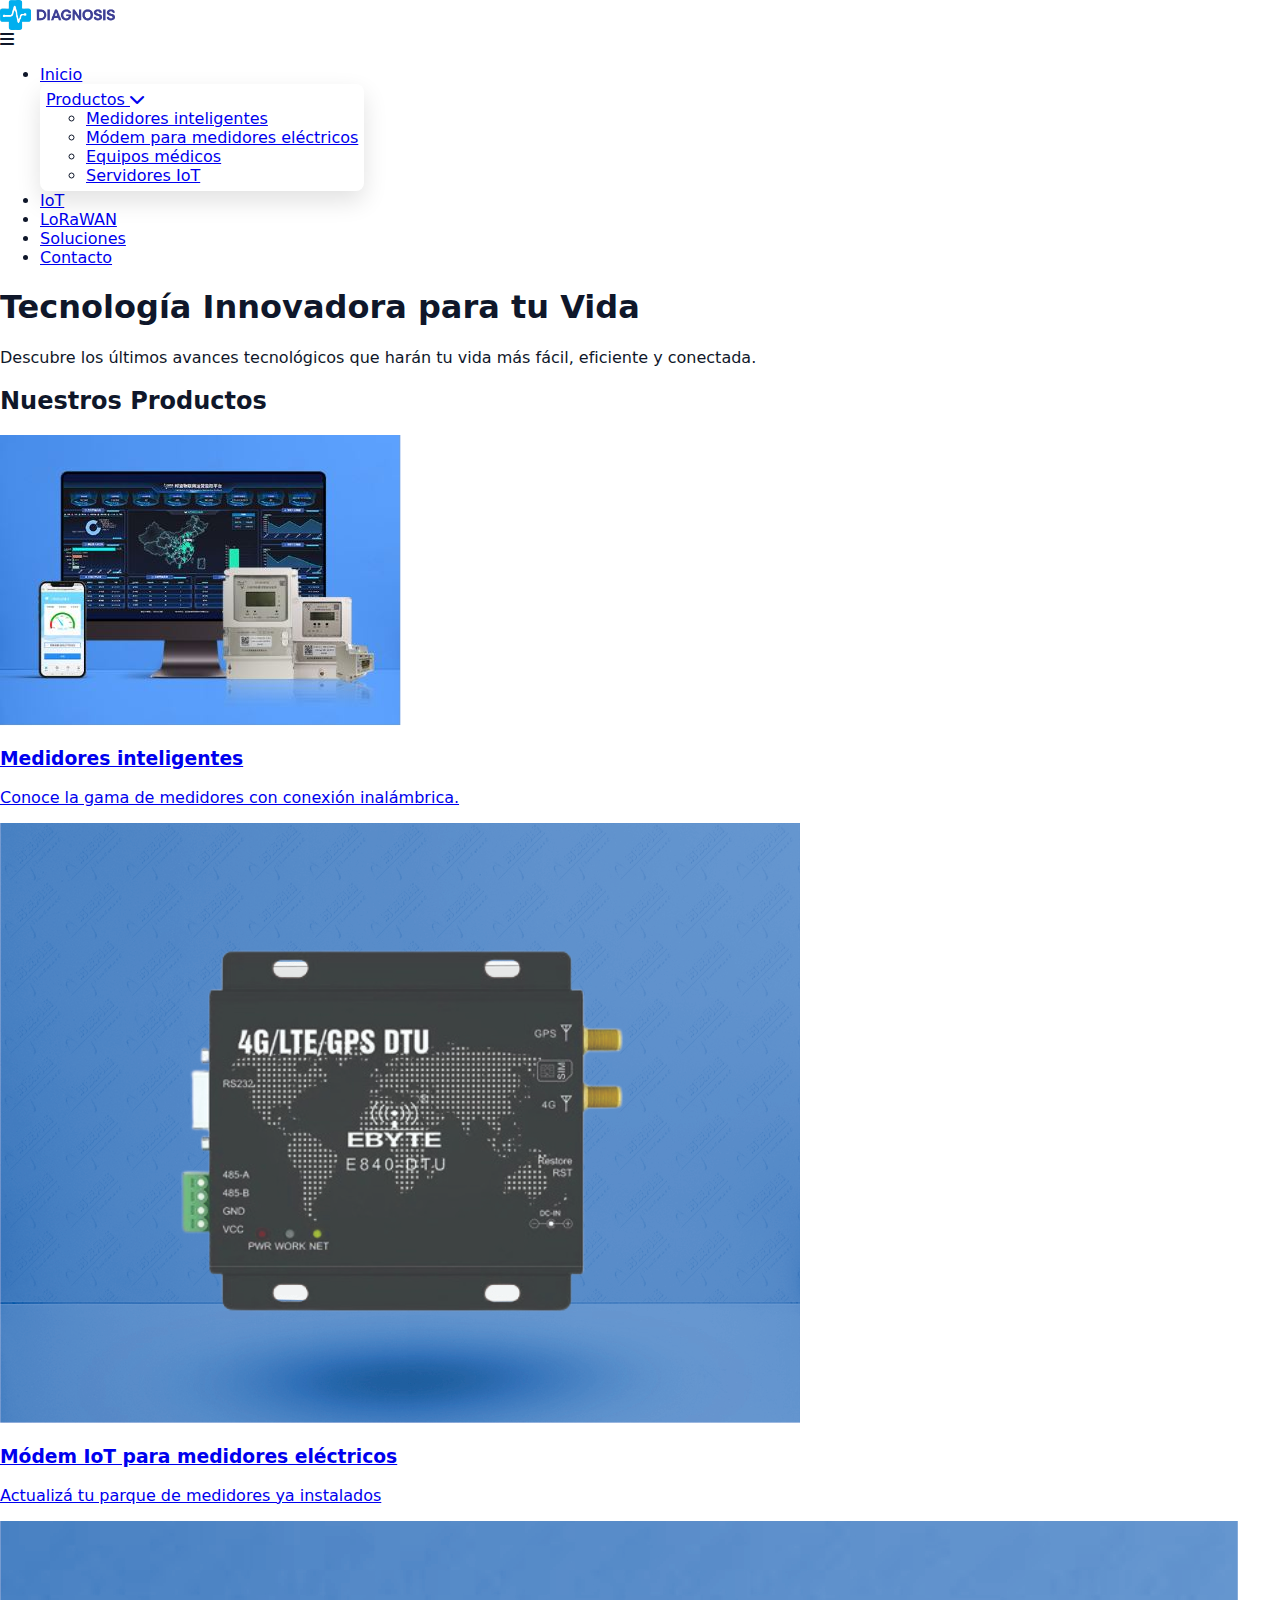
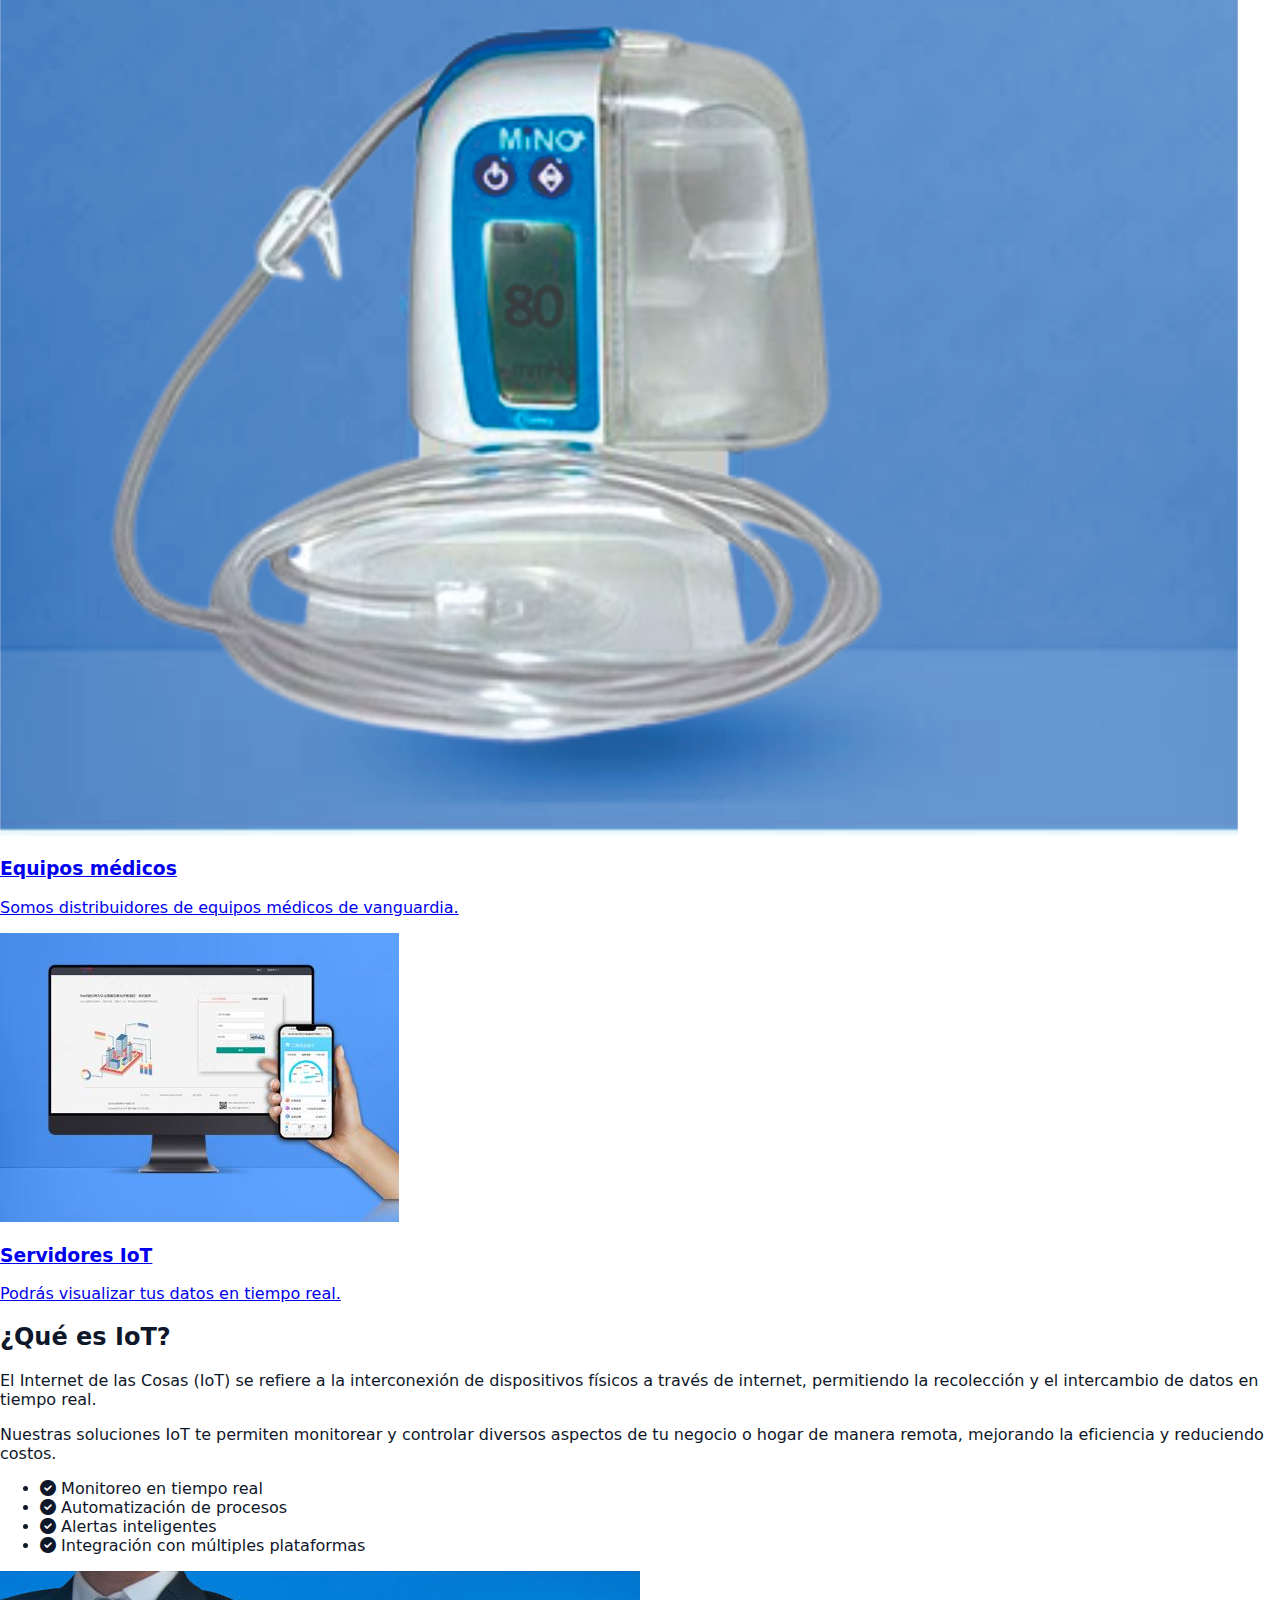
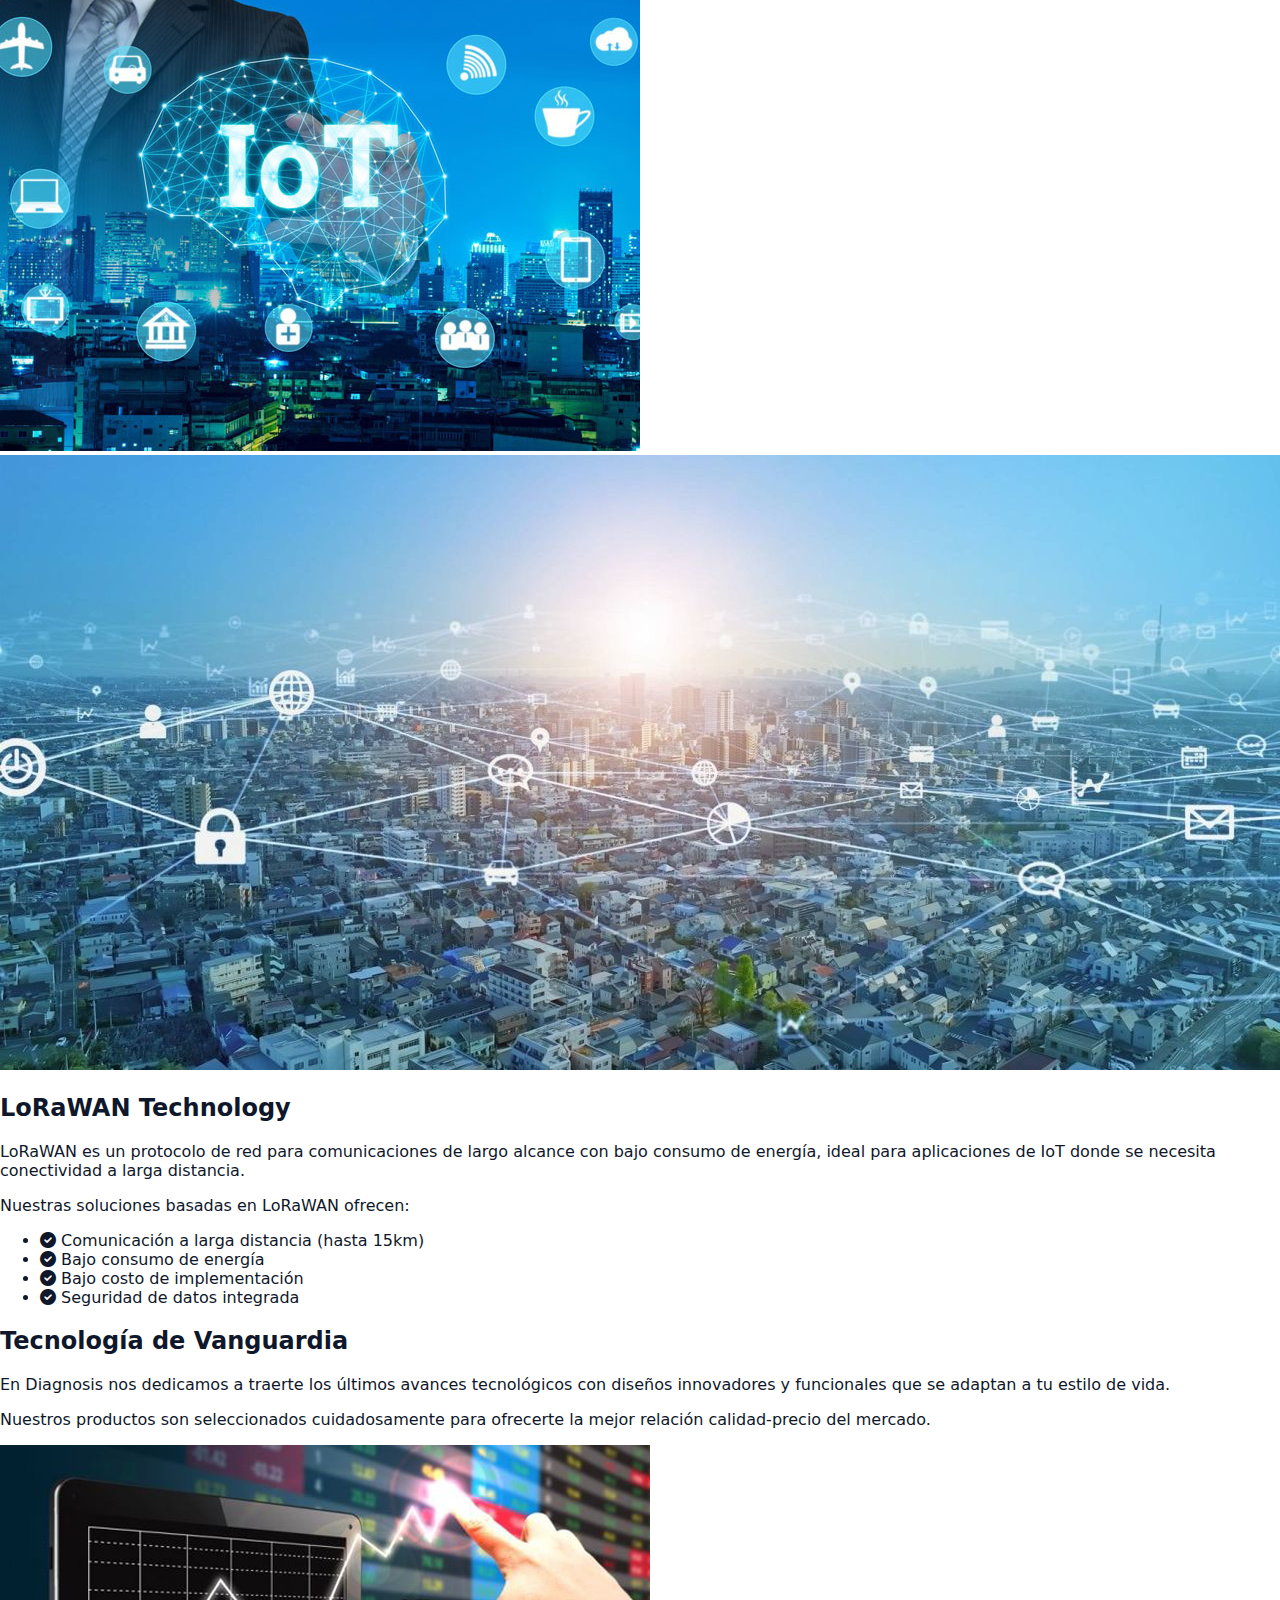
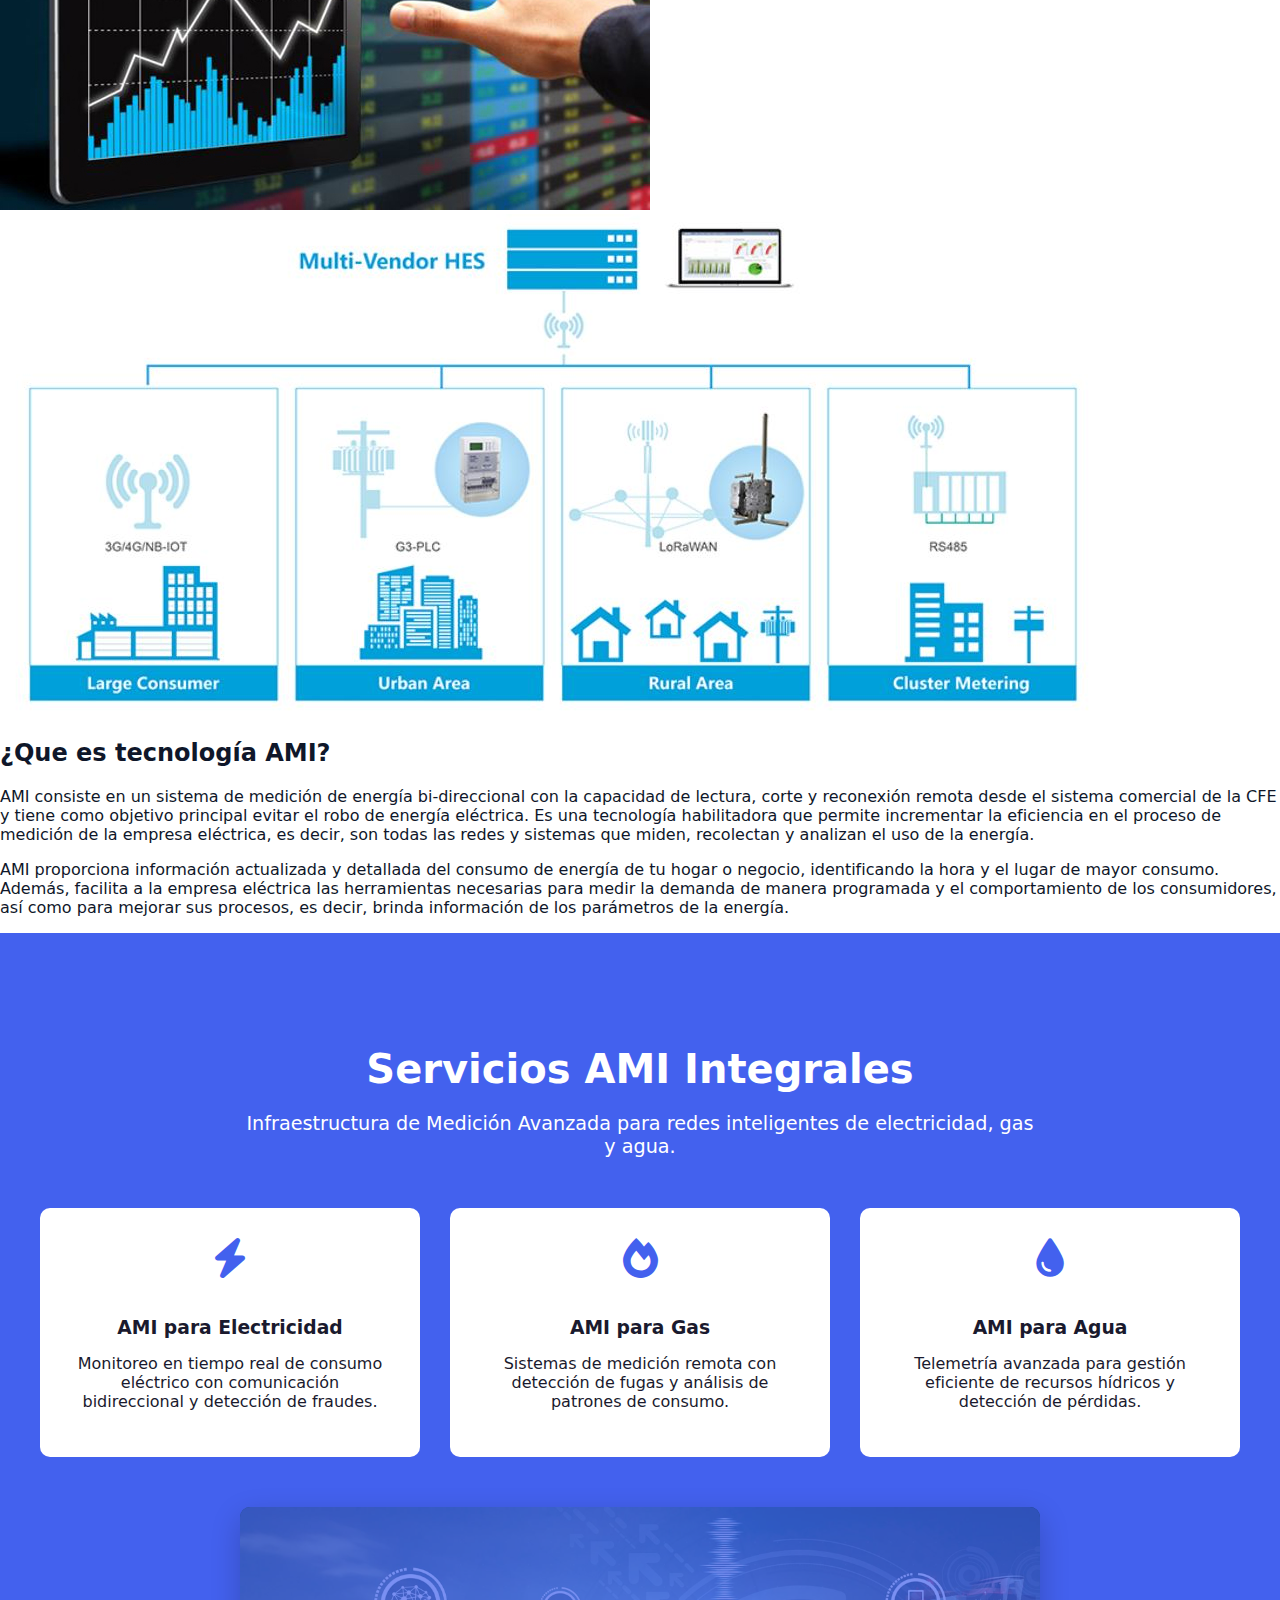
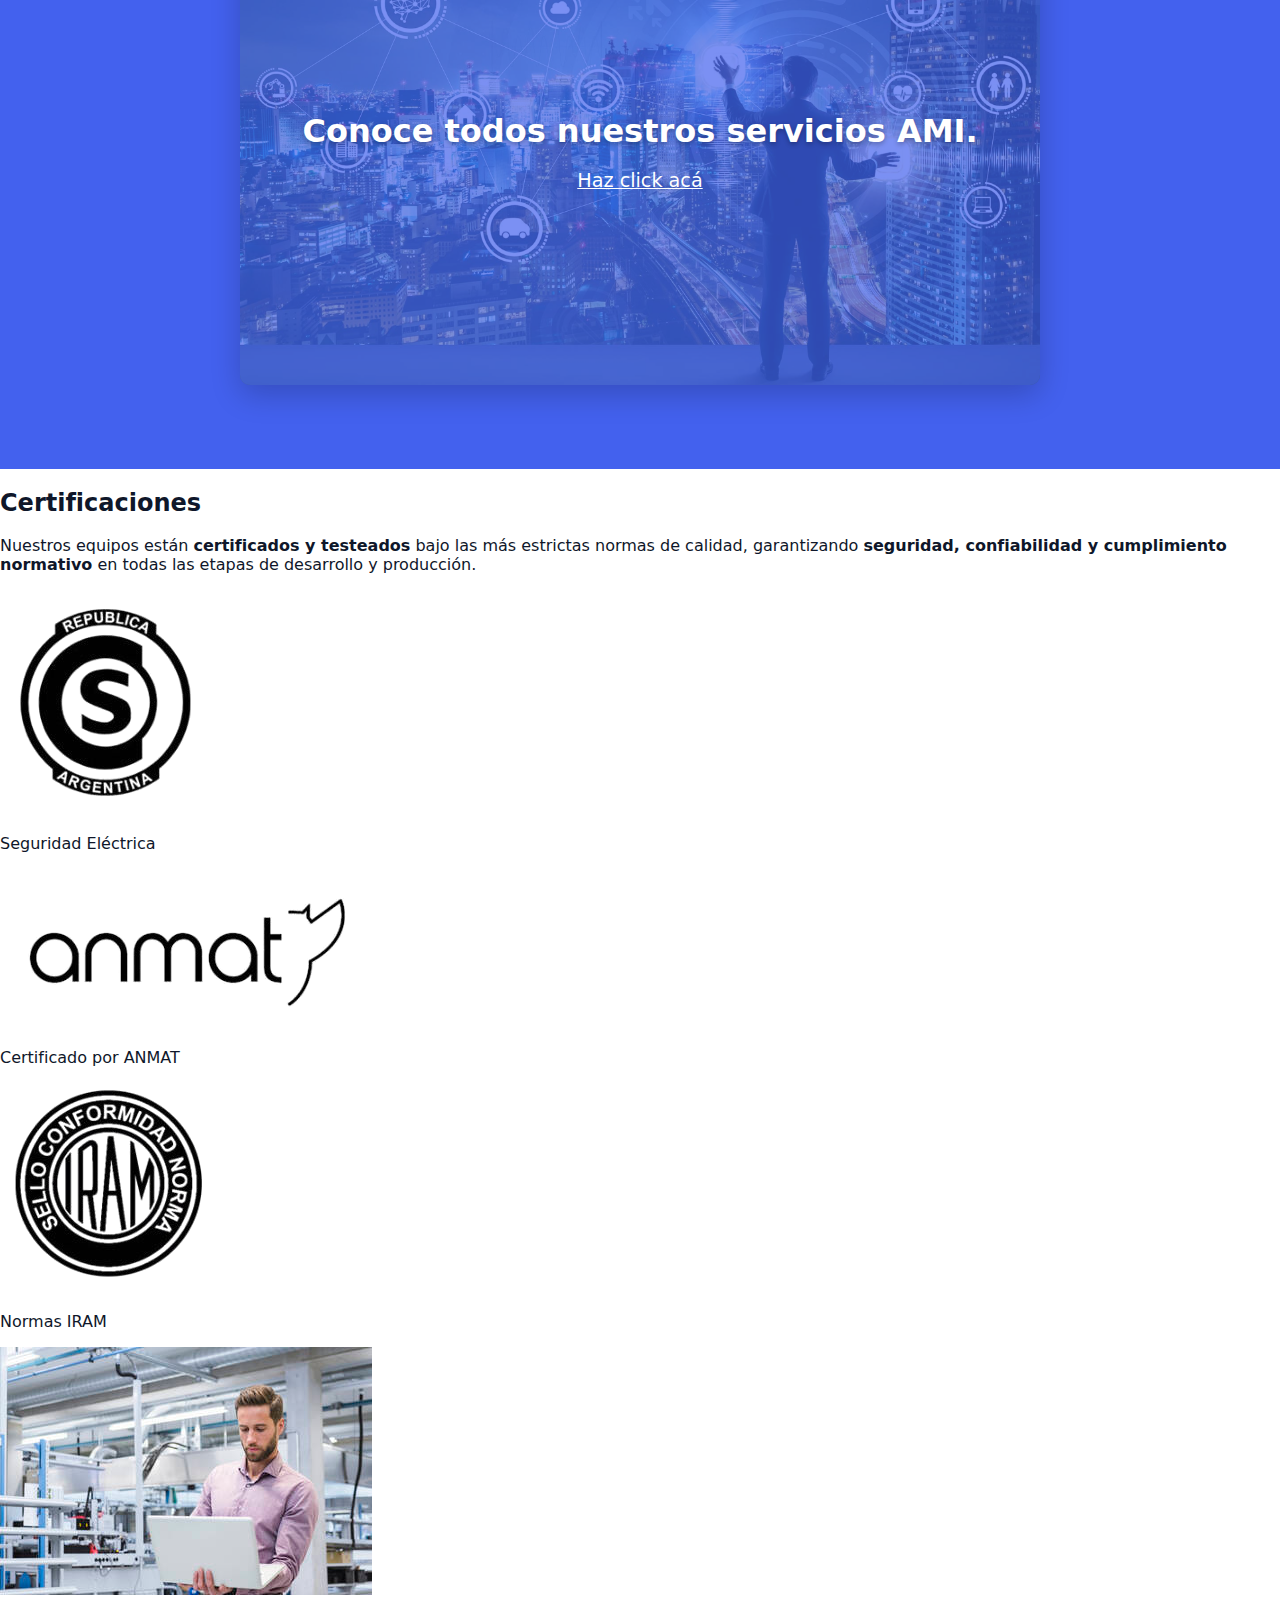
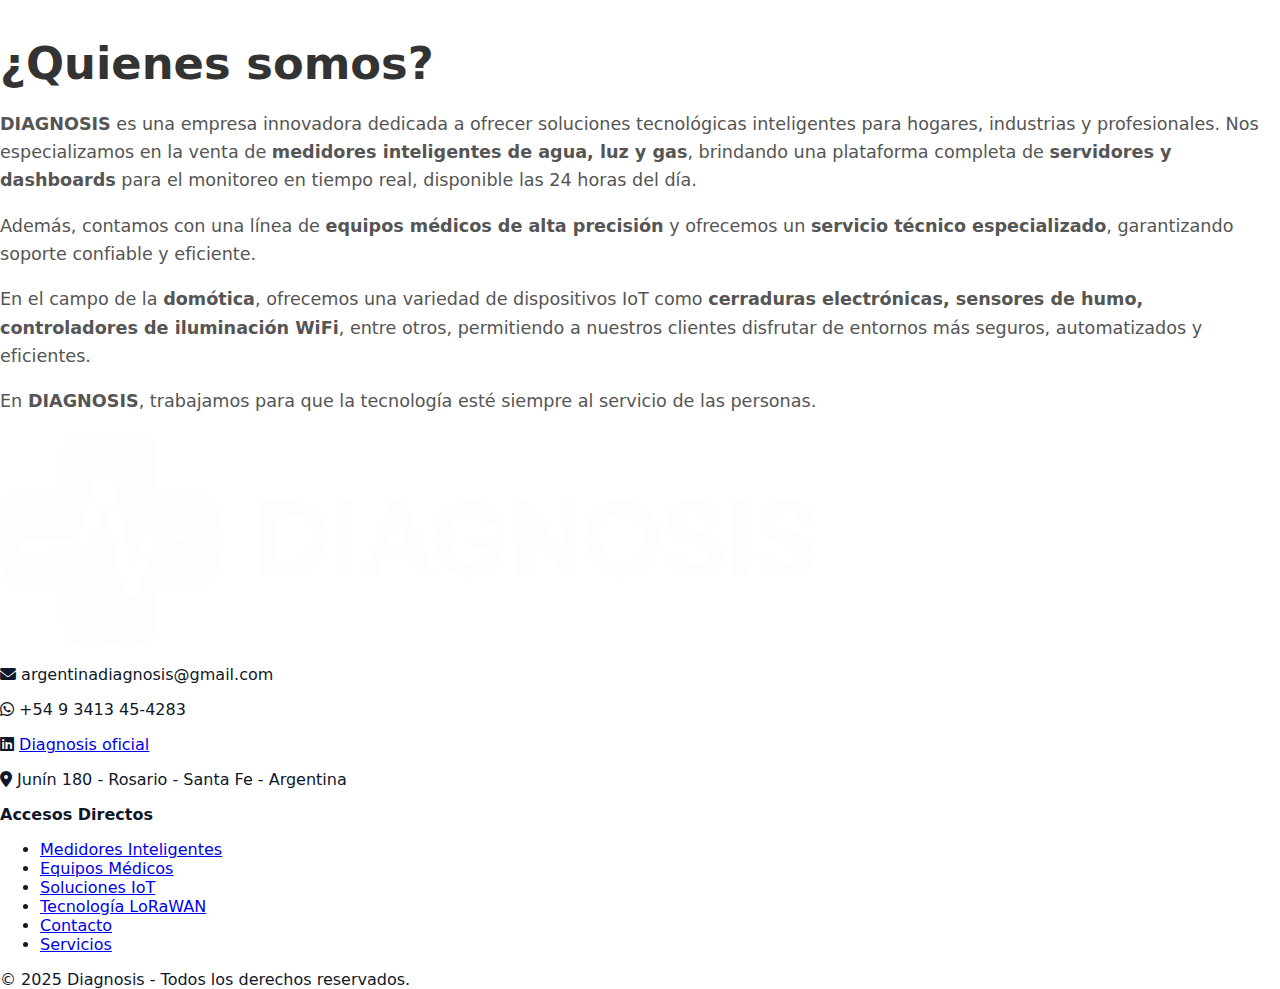
<file: index.html>
<!DOCTYPE html>
<html lang="es">

<head>
    <meta charset="UTF-8">
    <meta name="viewport" content="width=device-width, initial-scale=1.0">
    <title>Diagnosis</title>

    <!-- Descripción general para buscadores -->
    <meta name="description" content="Soluciones IoT y médicas con diagnóstico inteligente. Conectividad, análisis y monitoreo en tiempo real.">

    <!-- Open Graph: para Facebook, WhatsApp, LinkedIn -->
    <meta property="og:title" content="Diagnosis - Soluciones IoT y médicas" />
    <meta property="og:description" content="Conectividad, monitoreo y análisis inteligente de datos para medidores, equipos médicos y servidores IoT." />
    <meta property="og:image" content="https://argentinadiagnosis.com/img/og-image.jpg" />
    <meta property="og:url" content="https://argentinadiagnosis.com/" />
    <meta property="og:type" content="website" />

    <!-- Ícono en la pestaña del navegador (favicon) -->
    <link rel="icon" href="img/icono.png" type="image/png">

    <!-- Google Fonts -->
    <link rel="stylesheet"
        href="https://fonts.googleapis.com/css2?family=Poppins:wght@300;400;500;600;700&display=swap">

    <!-- Font Awesome -->
    <link rel="stylesheet" href="https://cdnjs.cloudflare.com/ajax/libs/font-awesome/6.0.0-beta3/css/all.min.css">

    <!-- Tu CSS -->
    <link rel="stylesheet" href="styles.css">
</head>


<body>
     <!-- AppBar Moderna -->
       <header class="appbar">
    <nav class="navbar">
        <a href="index.html" class="logo">
            <img src="img/logo2.png" alt="Logo Diagnosis"
                style="height: 30px; vertical-align: middle; margin-right: 8px;">
        </a>

        <div class="menu-toggle">
            <i class="fas fa-bars"></i>
        </div>

        <ul class="nav-links" id="nav-links">
            <li><a href="index.html">Inicio</a></li>
            <li class="dropdown">
                <a href="#productos">Productos <i class="fas fa-chevron-down"></i></a>
                <ul class="dropdown-menu">
                    <li><a href="medidores.html">Medidores inteligentes</a></li>
                    <li><a href="modem.html">Módem para medidores eléctricos</a></li>
                    <li><a href="equipos_medicos.html">Equipos médicos</a></li>          
                    <li><a href="servidores.html">Servidores IoT</a></li>
                </ul>
            </li>
            <li><a href="#iot">IoT</a></li>
            <li><a href="#lorawan">LoRaWAN</a></li>
            <li><a href="#soluciones">Soluciones</a></li>
            <li><a href="contacto.html">Contacto</a></li>
        </ul>
    </nav>
</header>
    

    <!-- Hero Section -->
    <section class="hero">
        <div class="hero-background"></div>
        <div class="hero-content">
            <h1>Tecnología Innovadora para tu Vida</h1>
            <p>Descubre los últimos avances tecnológicos que harán tu vida más fácil, eficiente y conectada.</p>
        </div>
    </section>


    <section class="products animate-zoom" id="productos">
        <div class="section-title">
            <h2>Nuestros Productos</h2>
        </div>

        <div class="product-grid">
            <!-- Producto 1 -->
            <a href="medidores.html" class="product-card">
                <div class="product-image">
                    <img src="img/medidores.JPG" alt="Medidores inteligentes">
                </div>
                <div class="product-info">
                    <h3>Medidores inteligentes</h3>
                    <p>Conoce la gama de medidores con conexión inalámbrica.</p>
                </div>
            </a>
 <!-- Producto 2 -->
            <a href="modem.html" class="product-card">
                <div class="product-image">
                    <img src="img/modem.jpg" alt="Servidores IoT">
                </div>
                <div class="product-info">
                    <h3>Módem IoT para medidores eléctricos</h3>
                    <p>Actualizá tu parque de medidores ya instalados</p>
                </div>
            </a>
            <!-- Producto 2 -->
            <a href="equipos_medicos.html" class="product-card">
                <div class="product-image">
                    <img src="img/equipos_medicos.JPG" alt="Equipos médicos">
                </div>
                <div class="product-info">
                    <h3>Equipos médicos</h3>
                    <p>Somos distribuidores de equipos médicos de vanguardia.</p>
                </div>
            </a>
            
            <!-- Producto 4 -->
            <a href="servidores.html" class="product-card">
                <div class="product-image">
                    <img src="img/servidores_iot.JPG" alt="Servidores IoT">
                </div>
                <div class="product-info">
                    <h3>Servidores IoT</h3>
                    <p>Podrás visualizar tus datos en tiempo real.</p>
                </div>
            </a>

          
        </div>
    </section>


    <!-- Sección IoT -->
    <section class="info-section animate-up" id="iot">
        <div class="info-container">
            <div class="info-text">
                <h2>¿Qué es IoT?</h2>
                <p>El Internet de las Cosas (IoT) se refiere a la interconexión de dispositivos físicos a través de
                    internet, permitiendo la recolección y el intercambio de datos en tiempo real.</p>
                <p>Nuestras soluciones IoT te permiten monitorear y controlar diversos aspectos de tu negocio o hogar de
                    manera remota, mejorando la eficiencia y reduciendo costos.</p>
                <ul class="features-list">
                    <li><i class="fas fa-check-circle"></i> Monitoreo en tiempo real</li>
                    <li><i class="fas fa-check-circle"></i> Automatización de procesos</li>
                    <li><i class="fas fa-check-circle"></i> Alertas inteligentes</li>
                    <li><i class="fas fa-check-circle"></i> Integración con múltiples plataformas</li>
                </ul>
            </div>

            <div class="info-image">
                <img src="img/iot.jpg" alt="Tecnología IoT">
            </div>
        </div>
    </section>


    <!-- Sección LoRaWAN -->
    <section class="info-section dark-section animate-zoom" id="lorawan">
        <div class="info-container">
            <div class="info-image">
                <img src="img/lorawan2.JPG" alt="Tecnología LoRaWAN">
            </div>

            <div class="info-text">
                <h2>LoRaWAN Technology</h2>
                <p>LoRaWAN es un protocolo de red para comunicaciones de largo alcance con bajo consumo de energía,
                    ideal para aplicaciones de IoT donde se necesita conectividad a larga distancia.</p>
                <p>Nuestras soluciones basadas en LoRaWAN ofrecen:</p>
                <ul class="features-list">
                    <li><i class="fas fa-check-circle"></i> Comunicación a larga distancia (hasta 15km)</li>
                    <li><i class="fas fa-check-circle"></i> Bajo consumo de energía</li>
                    <li><i class="fas fa-check-circle"></i> Bajo costo de implementación</li>
                    <li><i class="fas fa-check-circle"></i> Seguridad de datos integrada</li>
                </ul>
            </div>
        </div>
    </section>

    <!-- Sección Informativa -->
    <section class="info-section animate-up" id="informacion">
        <div class="info-container">
            <div class="info-text">
                <h2>Tecnología de Vanguardia</h2>
                <p>En Diagnosis nos dedicamos a traerte los últimos avances tecnológicos con diseños innovadores y
                    funcionales que se adaptan a tu estilo de vida.</p>
                <p>Nuestros productos son seleccionados cuidadosamente para ofrecerte la mejor relación calidad-precio
                    del mercado.</p>
            </div>

            <div class="info-image">
                <img src="img/tecnologia.jpg" alt="Tecnología Innovadora">
            </div>
        </div>
    </section>


    <!-- Sección AMI -->
    <section class="info-section dark-section animate-zoom" id="ami">
        <div class="info-container">
            <div class="info-image">
                <img src="img/ami.JPG" alt="Tecnología ami">
            </div>

            <div class="info-text">
                <h2>¿Que es tecnología AMI?</h2>
                <p>AMI consiste en un sistema de medición de energía bi-direccional con la capacidad de lectura, corte y
                    reconexión remota desde el sistema comercial de la CFE y tiene como objetivo principal evitar el
                    robo de energía eléctrica. Es una tecnología habilitadora que permite incrementar la eficiencia en
                    el proceso de medición de la empresa eléctrica, es decir, son todas las redes y sistemas que miden,
                    recolectan y analizan el uso de la energía.</p>
                </p>AMI proporciona información actualizada y detallada del consumo de energía de tu hogar o negocio,
                identificando la hora y el lugar de mayor consumo. Además, facilita a la empresa eléctrica las
                herramientas necesarias para medir la demanda de manera programada y el comportamiento de los
                consumidores, así como para mejorar sus procesos, es decir, brinda información de los parámetros de la
                energía.</p>
            </div>
        </div>
    </section>


    <!-- Sección servicios integrales -->
    <section class="info-section animate-zoom animate-zoom" id="soluciones"
        style="background-color: #4361ee; color: white; padding: 80px 20px; text-align: center;">
        <div style="max-width: 1200px; margin: 0 auto;">
            <h2 style="font-size: 2.5rem; margin-bottom: 20px;">Servicios AMI Integrales</h2>
            <p style="font-size: 1.2rem; max-width: 800px; margin: 0 auto 40px;">
                Infraestructura de Medición Avanzada para redes inteligentes de electricidad, gas y agua.
            </p>

            <div
                style="display: grid; grid-template-columns: repeat(auto-fit, minmax(300px, 1fr)); gap: 30px; margin-top: 50px;">
                <div>
                    <div style="background: white; color: #1a1a2e; padding: 30px; border-radius: 10px; height: 100%;">
                        <i class="fas fa-bolt" style="font-size: 2.5rem; color: #4361ee; margin-bottom: 20px;"></i>
                        <h3 style="margin-bottom: 15px;">AMI para Electricidad</h3>
                        <p>Monitoreo en tiempo real de consumo eléctrico con comunicación bidireccional y detección de
                            fraudes.</p>
                    </div>
                </div>

                <div>
                    <div style="background: white; color: #1a1a2e; padding: 30px; border-radius: 10px; height: 100%;">
                        <i class="fas fa-fire" style="font-size: 2.5rem; color: #4361ee; margin-bottom: 20px;"></i>
                        <h3 style="margin-bottom: 15px;">AMI para Gas</h3>
                        <p>Sistemas de medición remota con detección de fugas y análisis de patrones de consumo.</p>
                    </div>
                </div>

                <div>
                    <div style="background: white; color: #1a1a2e; padding: 30px; border-radius: 10px; height: 100%;">
                        <i class="fas fa-tint" style="font-size: 2.5rem; color: #4361ee; margin-bottom: 20px;"></i>
                        <h3 style="margin-bottom: 15px;">AMI para Agua</h3>
                        <p>Telemetría avanzada para gestión eficiente de recursos hídricos y detección de pérdidas.</p>
                    </div>
                </div>
            </div>

            <a href="soluciones.html" style="display: inline-block; margin-top: 50px;">
                <div
                    style="position: relative; max-width: 800px; margin: 0 auto; border-radius: 10px; overflow: hidden; box-shadow: 0 10px 30px rgba(0,0,0,0.2); transition: transform 0.3s ease;">
                    <img src="img/ami.png" alt="Servicios AMI" style="width: 100%; display: block;">
                    <div
                        style="position: absolute; top: 0; left: 0; width: 100%; height: 100%; background: rgba(67, 97, 238, 0.7); display: flex; align-items: center; justify-content: center;">
                        <div style="text-align: center;">
                            <h3
                                style="color: white; font-size: 2rem; text-shadow: 0 2px 5px rgba(0,0,0,0.3); margin-bottom: 10px;">
                                Conoce todos nuestros servicios AMI.
                            </h3>
                            <p style="color: white; text-decoration: underline; font-size: 1.2rem;">
                                Haz click acá
                            </p>
                        </div>
                    </div>
                </div>
            </a>
        </div>
    </section>

    <!-- Certificaciones -->
    <section class="certificaciones animate-up">
        <div class="about-section">
            <h2 class="section-title">Certificaciones</h2>
            <p>
                Nuestros equipos están <strong>certificados y testeados</strong> bajo las más estrictas normas de
                calidad, garantizando <strong>seguridad, confiabilidad y cumplimiento normativo</strong> en todas las
                etapas de desarrollo y producción.
            </p>
            <div class="certificaciones-grid">
                <div class="certificacion animate-up">
                    <img src="img/seguridad.png" alt="Seguridad Eléctrica">
                    <p>Seguridad Eléctrica</p>
                </div>
                <div class="certificacion animate-up">
                    <img src="img/anmat.png" alt="Certificación ANMAT">
                    <p>Certificado por ANMAT</p>
                </div>
                <div class="certificacion animate-up">
                    <img src="img/iram.png" alt="Normas IRAM">
                    <p>Normas IRAM</p>
                </div>
            </div>
        </div>
    </section>


    <!-- quienes somos -->
    <section class="info-section dark-section animate-up" id="nosotros">
        <div class="info-container">
            <div class="info-image">
                <img src="img/sobre_nosotros.jpg" alt="nosotros">
            </div>

            <div class="info-text">
                <!-- TEXTO -->
                <div style="flex: 1; min-width: 300px;">
                    <section id="quienes-somos"></section>
                    <h2 style="font-size: 2.8rem; margin-bottom: 20px; color: #333;">¿Quienes somos?</h2>
                    <p style="font-size: 1.1rem; color: #555; line-height: 1.6;">
                        <strong>DIAGNOSIS</strong> es una empresa innovadora dedicada a ofrecer soluciones
                        tecnológicas inteligentes para hogares, industrias y profesionales. Nos especializamos en la
                        venta de <strong>medidores inteligentes de agua, luz y gas</strong>, brindando una
                        plataforma completa de <strong>servidores y dashboards</strong> para el monitoreo en tiempo
                        real, disponible las 24 horas del día.
                    </p>
                    <p style="font-size: 1.1rem; color: #555; line-height: 1.6;">
                        Además, contamos con una línea de <strong>equipos médicos de alta precisión</strong> y
                        ofrecemos un <strong>servicio técnico especializado</strong>, garantizando soporte confiable
                        y eficiente.
                    </p>
                    <p style="font-size: 1.1rem; color: #555; line-height: 1.6;">
                        En el campo de la <strong>domótica</strong>, ofrecemos una variedad de dispositivos IoT como
                        <strong>cerraduras electrónicas, sensores de humo, controladores de iluminación
                            WiFi</strong>, entre otros, permitiendo a nuestros clientes disfrutar de entornos más
                        seguros, automatizados y eficientes.
                    </p>
                    <p style="font-size: 1.1rem; color: #555; line-height: 1.6;">
                        En <strong>DIAGNOSIS</strong>, trabajamos para que la tecnología esté siempre al servicio de
                        las personas.
                    </p>
                </div>
            </div>
        </div>
    </section>


    <div id="footer-placeholder"></div>
    <script src="script.js"></script>

</body>
</html>
</file>
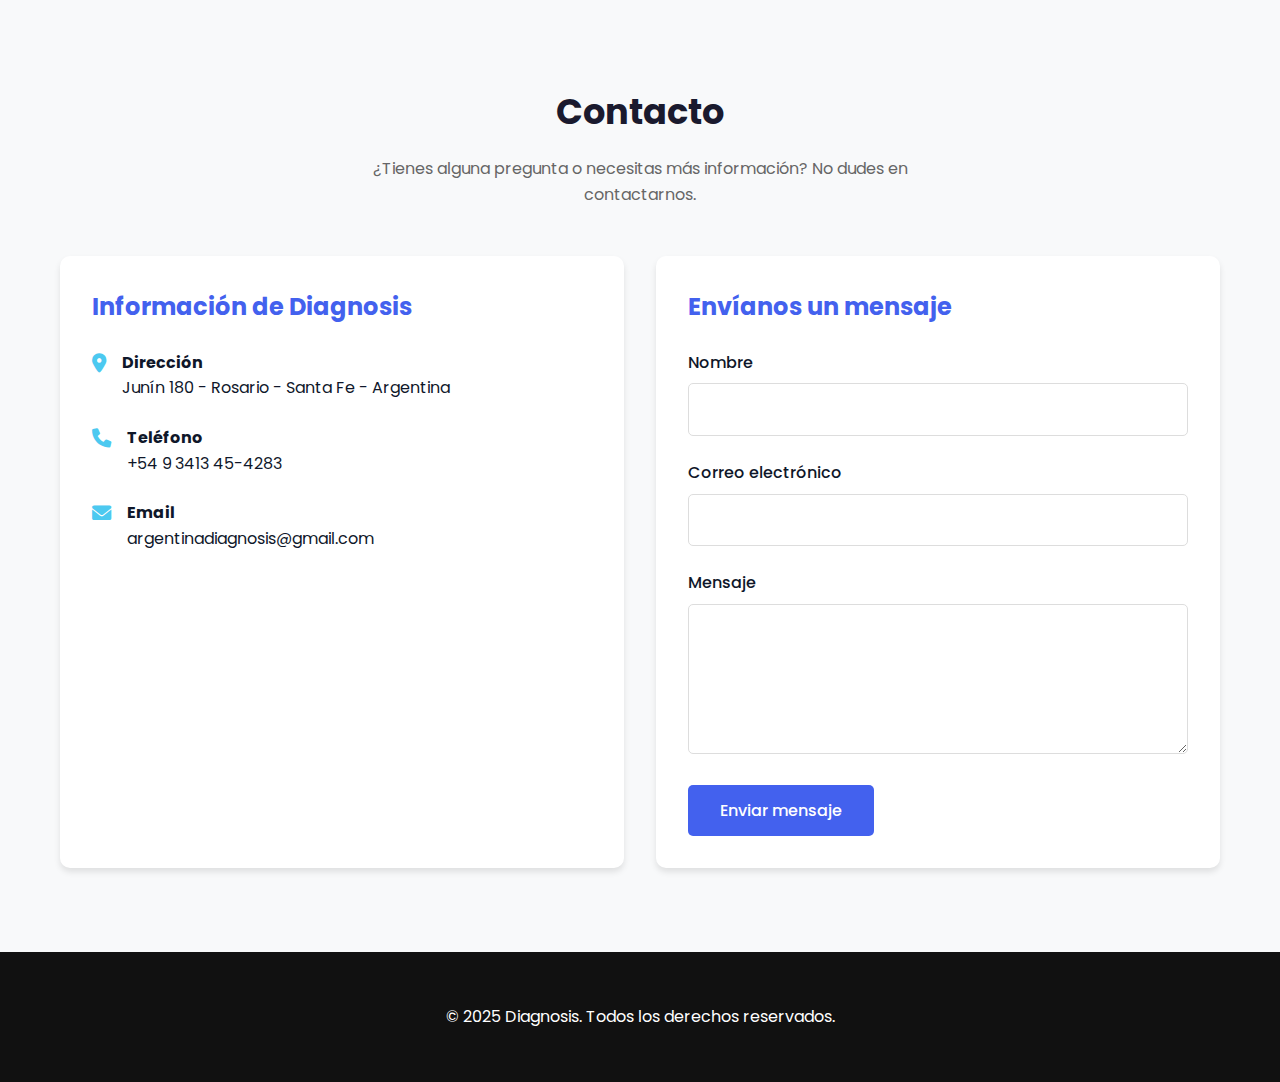
<file: contacto.html>
<!DOCTYPE html>
<html lang="es">

<head>
    <meta charset="UTF-8">
    <meta name="viewport" content="width=device-width, initial-scale=1.0">
    <title>Contacto - Mi Empresa</title>
    <style>
        :root {
            --primary-color: #4361ee;
            --secondary-color: #3f37c9;
            --accent-color: #4cc9f0;
            --dark-color: #1a1a2e;
            --light-color: #f8f9fa;
            --transition: all 0.3s ease;
            --shadow: 0 4px 6px rgba(0, 0, 0, 0.1);
        }

        * {
            margin: 0;
            padding: 0;
            box-sizing: border-box;
            font-family: 'Poppins', sans-serif;
        }

        body {
            background-color: var(--light-color);
            color: var(--dark-color);
            line-height: 1.6;
        }

        .container {
            max-width: 1200px;
            margin: 0 auto;
            padding: 20px;
        }

        /* Header */
        header {
            background-color: white;
            box-shadow: var(--shadow);
            padding: 1rem 2rem;
        }

        .navbar {
            display: flex;
            justify-content: space-between;
            align-items: center;
        }

        .logo {
            font-size: 1.5rem;
            font-weight: 700;
            color: var(--primary-color);
            text-decoration: none;
        }

        /* Contact Section */
        .contact-section {
            padding: 4rem 0;
        }

        .section-title {
            text-align: center;
            margin-bottom: 3rem;
        }

        .section-title h2 {
            font-size: 2.2rem;
            color: var(--dark-color);
            margin-bottom: 1rem;
        }

        .section-title p {
            color: #666;
            max-width: 600px;
            margin: 0 auto;
        }

        .contact-container {
            display: grid;
            grid-template-columns: repeat(auto-fit, minmax(300px, 1fr));
            gap: 2rem;
        }

        .contact-info {
            background: white;
            padding: 2rem;
            border-radius: 10px;
            box-shadow: var(--shadow);
        }

        .contact-info h3 {
            font-size: 1.5rem;
            margin-bottom: 1.5rem;
            color: var(--primary-color);
        }

        .info-item {
            display: flex;
            align-items: flex-start;
            margin-bottom: 1.5rem;
        }

        .info-item i {
            color: var(--accent-color);
            font-size: 1.2rem;
            margin-right: 1rem;
            margin-top: 0.2rem;
        }

        .contact-form {
            background: white;
            padding: 2rem;
            border-radius: 10px;
            box-shadow: var(--shadow);
        }

        .contact-form h3 {
            font-size: 1.5rem;
            margin-bottom: 1.5rem;
            color: var(--primary-color);
        }

        .form-group {
            margin-bottom: 1.5rem;
        }

        .form-group label {
            display: block;
            margin-bottom: 0.5rem;
            font-weight: 500;
        }

        .form-control {
            width: 100%;
            padding: 0.8rem 1rem;
            border: 1px solid #ddd;
            border-radius: 5px;
            font-size: 1rem;
            transition: var(--transition);
        }

        .form-control:focus {
            outline: none;
            border-color: var(--primary-color);
            box-shadow: 0 0 0 2px rgba(67, 97, 238, 0.2);
        }

        textarea.form-control {
            min-height: 150px;
            resize: vertical;
        }

        .submit-btn {
            background-color: var(--primary-color);
            color: white;
            border: none;
            padding: 0.8rem 2rem;
            font-size: 1rem;
            font-weight: 500;
            border-radius: 5px;
            cursor: pointer;
            transition: var(--transition);
        }

        .submit-btn:hover {
            background-color: var(--secondary-color);
            transform: translateY(-2px);
        }

        /* Footer */
        footer {
            background-color: #111;
            color: white;
            padding: 2rem 0;
            text-align: center;
        }

        /* Responsive */
        @media (max-width: 768px) {
            .section-title h2 {
                font-size: 1.8rem;
            }

            .contact-container {
                grid-template-columns: 1fr;
            }

            .contact-info,
            .contact-form {
                padding: 1.5rem;
            }
        }

        @media (max-width: 480px) {
            header {
                padding: 0.8rem 1rem;
            }

            .logo {
                font-size: 1.3rem;
            }

            .contact-section {
                padding: 2rem 0;
            }
        }
    </style>
    <link rel="stylesheet" href="https://cdnjs.cloudflare.com/ajax/libs/font-awesome/6.0.0-beta3/css/all.min.css">
</head>

<body>

    <head>
        <meta charset="UTF-8">
        <meta name="viewport" content="width=device-width, initial-scale=1.0">
        <title>Diagnosis</title>

        <!-- Ícono en la pestaña del navegador (favicon) -->
        <link rel="icon" href="img/icono.png" type="image/png">

        <!-- Google Fonts -->
        <link rel="stylesheet"
            href="https://fonts.googleapis.com/css2?family=Poppins:wght@300;400;500;600;700&display=swap">

        <!-- Font Awesome -->
        <link rel="stylesheet" href="https://cdnjs.cloudflare.com/ajax/libs/font-awesome/6.0.0-beta3/css/all.min.css">

        <!-- Tu CSS -->
        <link rel="stylesheet" href="styles.css">
    </head>


    <section class="contact-section">
        <div class="container">
            <div class="section-title">
                <h2>Contacto</h2>
                <p>¿Tienes alguna pregunta o necesitas más información? No dudes en contactarnos.</p>
            </div>

            <div class="contact-container">
                <div class="contact-info">
                    <h3>Información de Diagnosis</h3>
                    <div class="info-item">
                        <i class="fas fa-map-marker-alt"></i>
                        <div>
                            <h4>Dirección</h4>
                            <p>Junín 180 - Rosario - Santa Fe - Argentina</p>
                        </div>
                    </div>
                    <div class="info-item">
                        <i class="fas fa-phone"></i>
                        <div>
                            <h4>Teléfono</h4>
                            <p>+54 9 3413 45-4283</p>
                        </div>
                    </div>
                    <div class="info-item">
                        <i class="fas fa-envelope"></i>
                        <div>
                            <h4>Email</h4>
                            <p>argentinadiagnosis@gmail.com</p>
                        </div>
                    </div>
                </div>

                <div class="contact-form">
                    <h3>Envíanos un mensaje</h3>
                    <!-- Cambia el action por tu URL de FormSubmit -->
                    <form action="https://formsubmit.co/argentinadiagnosis@gmail.com" method="POST">
                        <input type="hidden" name="_subject" value="Nuevo mensaje de contacto">
                        <input type="hidden" name="_next" value="https://gracias.html">

                        <div class="form-group">
                            <label for="name">Nombre</label>
                            <input type="text" id="name" name="name" class="form-control" required>
                        </div>

                        <div class="form-group">
                            <label for="email">Correo electrónico</label>
                            <input type="email" id="email" name="email" class="form-control" required>
                        </div>

                        <div class="form-group">
                            <label for="message">Mensaje</label>
                            <textarea id="message" name="message" class="form-control" required></textarea>
                        </div>

                        <button type="submit" class="submit-btn">Enviar mensaje</button>
                    </form>
                </div>
            </div>
        </div>
    </section>

    <footer>
        <div class="container">
            <p>&copy; 2025 Diagnosis. Todos los derechos reservados.</p>
        </div>
    </footer>
</body>

</html>
</file>
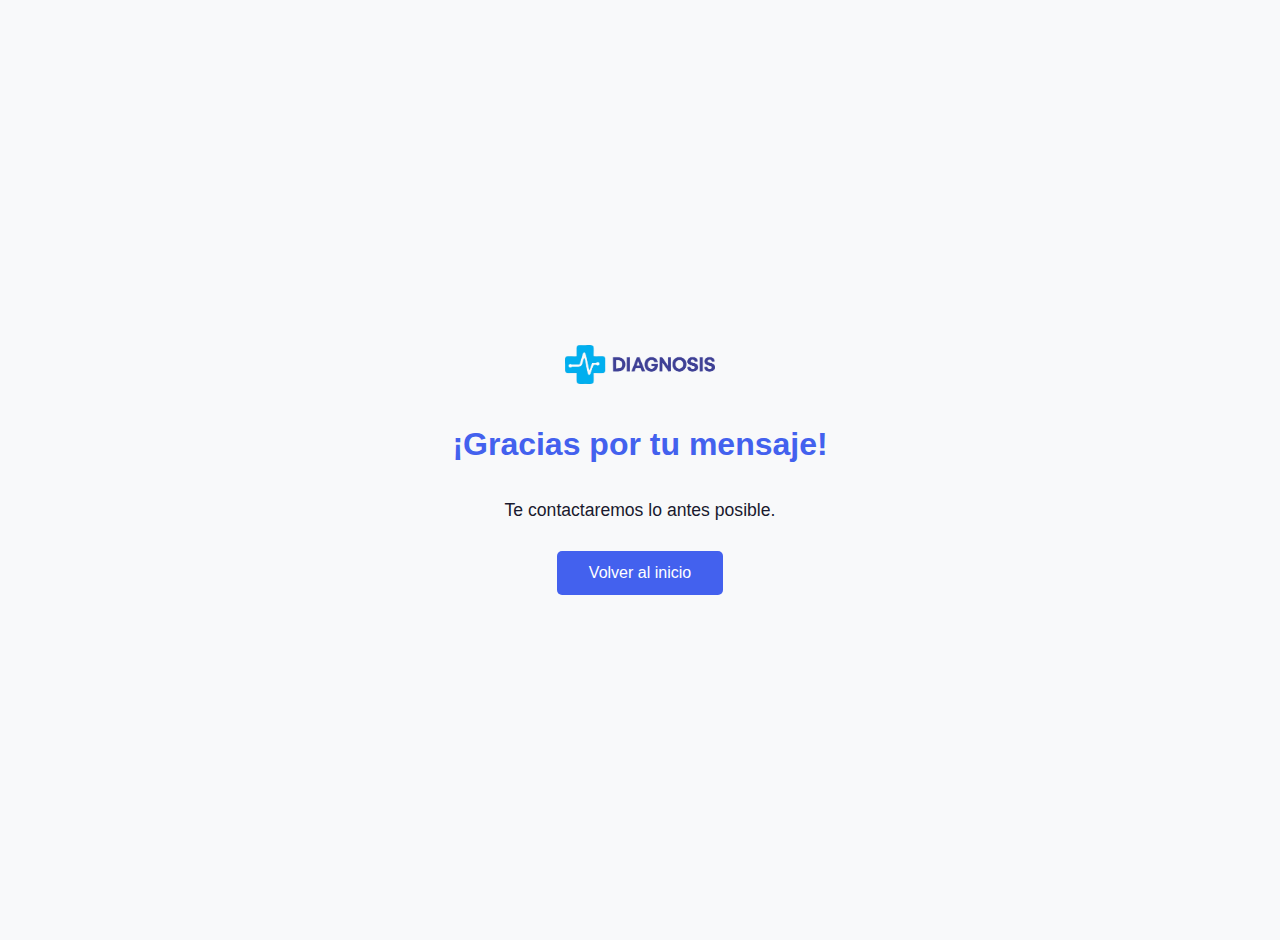
<file: gracias.html>
<!DOCTYPE html>
<html lang="es">
<head>
    <meta charset="UTF-8">
    <meta name="viewport" content="width=device-width, initial-scale=1.0">
    <title>Gracias por tu mensaje</title>
    <style>
        body {
            background-color: #f8f9fa;
            color: #1a1a2e;
            font-family: 'Poppins', sans-serif;
            display: flex;
            flex-direction: column;
            justify-content: center;
            align-items: center;
            min-height: 100vh;
            margin: 0;
            padding: 20px;
            text-align: center;
        }

        img {
            width: 150px;
            margin-bottom: 20px;
        }

        h1 {
            color: #4361ee;
            margin-bottom: 20px;
        }

        p {
            font-size: 1.1rem;
            margin-bottom: 30px;
        }

        .btn {
            background-color: #4361ee;
            color: white;
            padding: 0.8rem 2rem;
            text-decoration: none;
            font-size: 1rem;
            font-weight: 500;
            border-radius: 5px;
            transition: background-color 0.3s ease;
        }

        .btn:hover {
            background-color: #3f37c9;
        }
    </style>
</head>
<body>
    <img src="img/logo2.png" alt="Logo">
    <h1>¡Gracias por tu mensaje!</h1>
    <p>Te contactaremos lo antes posible.</p>
    <a href="index.html" class="btn">Volver al inicio</a>
</body>
</html>
</file>
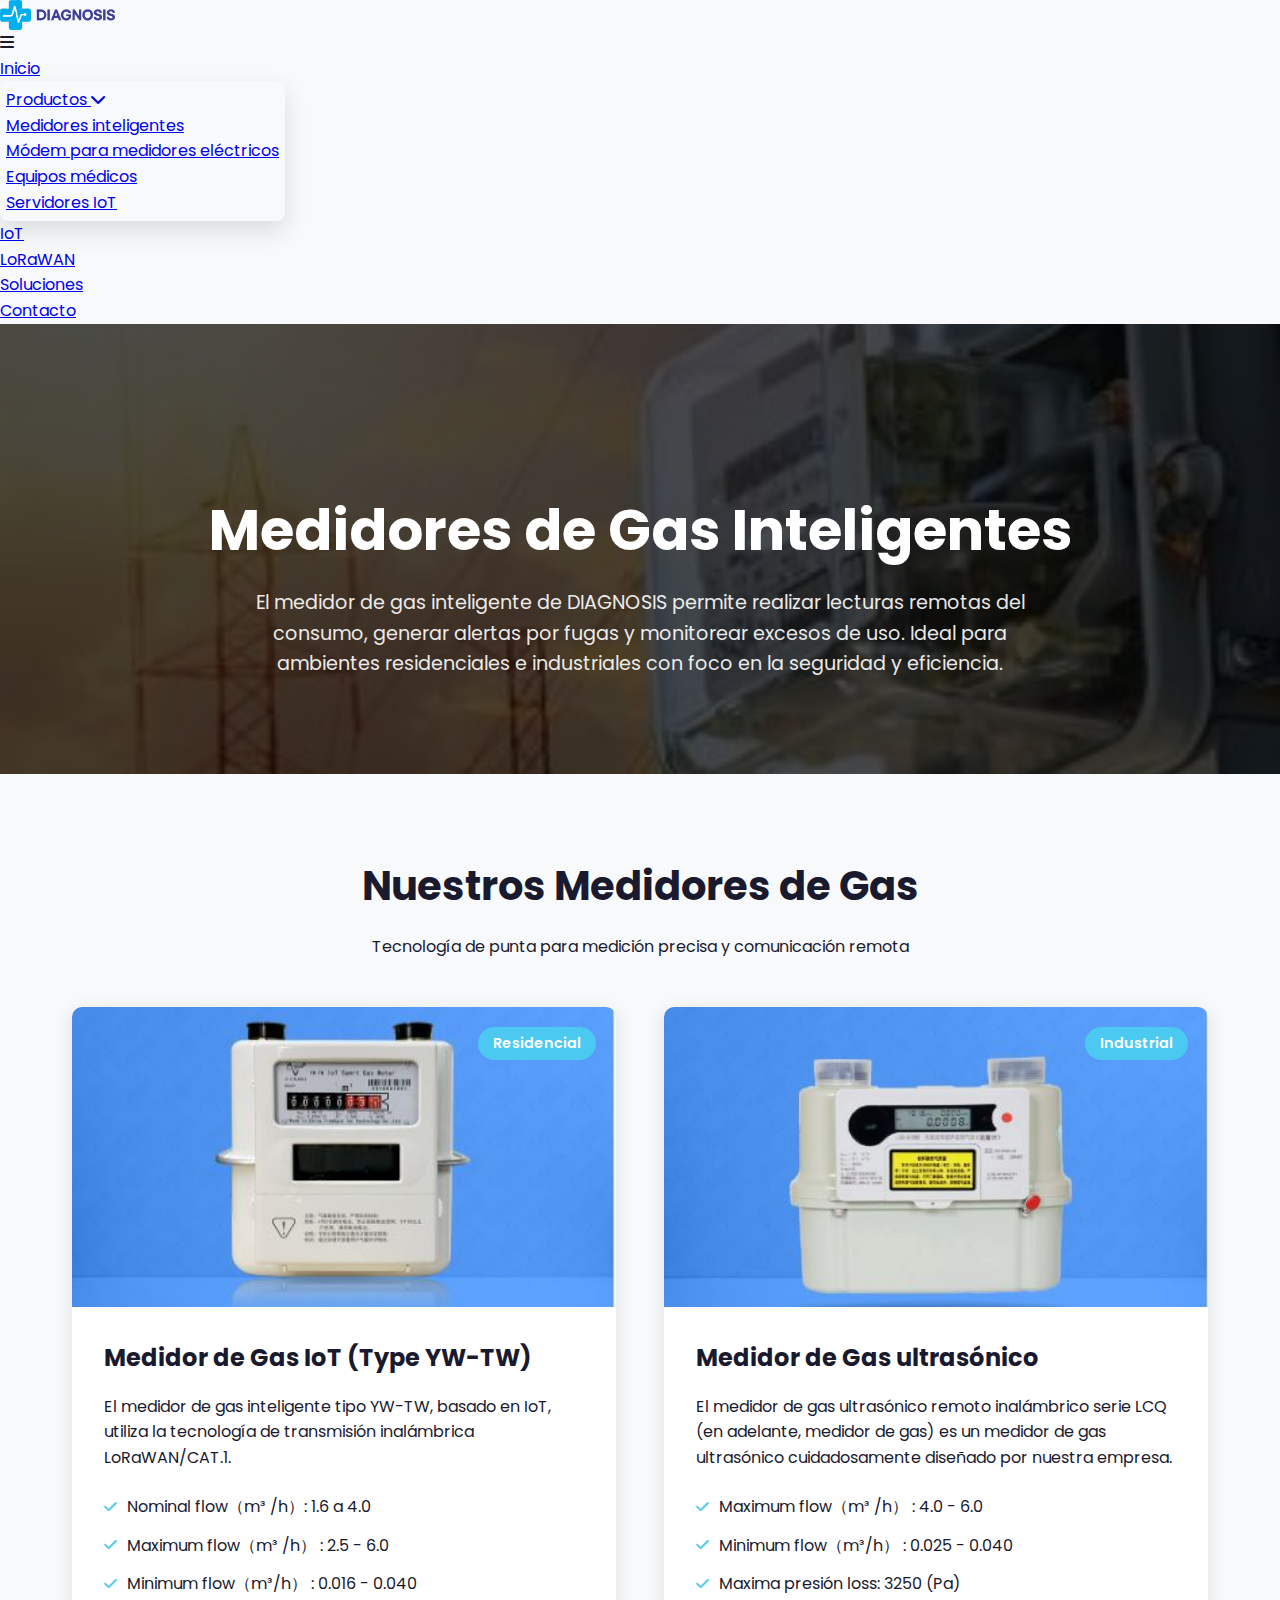
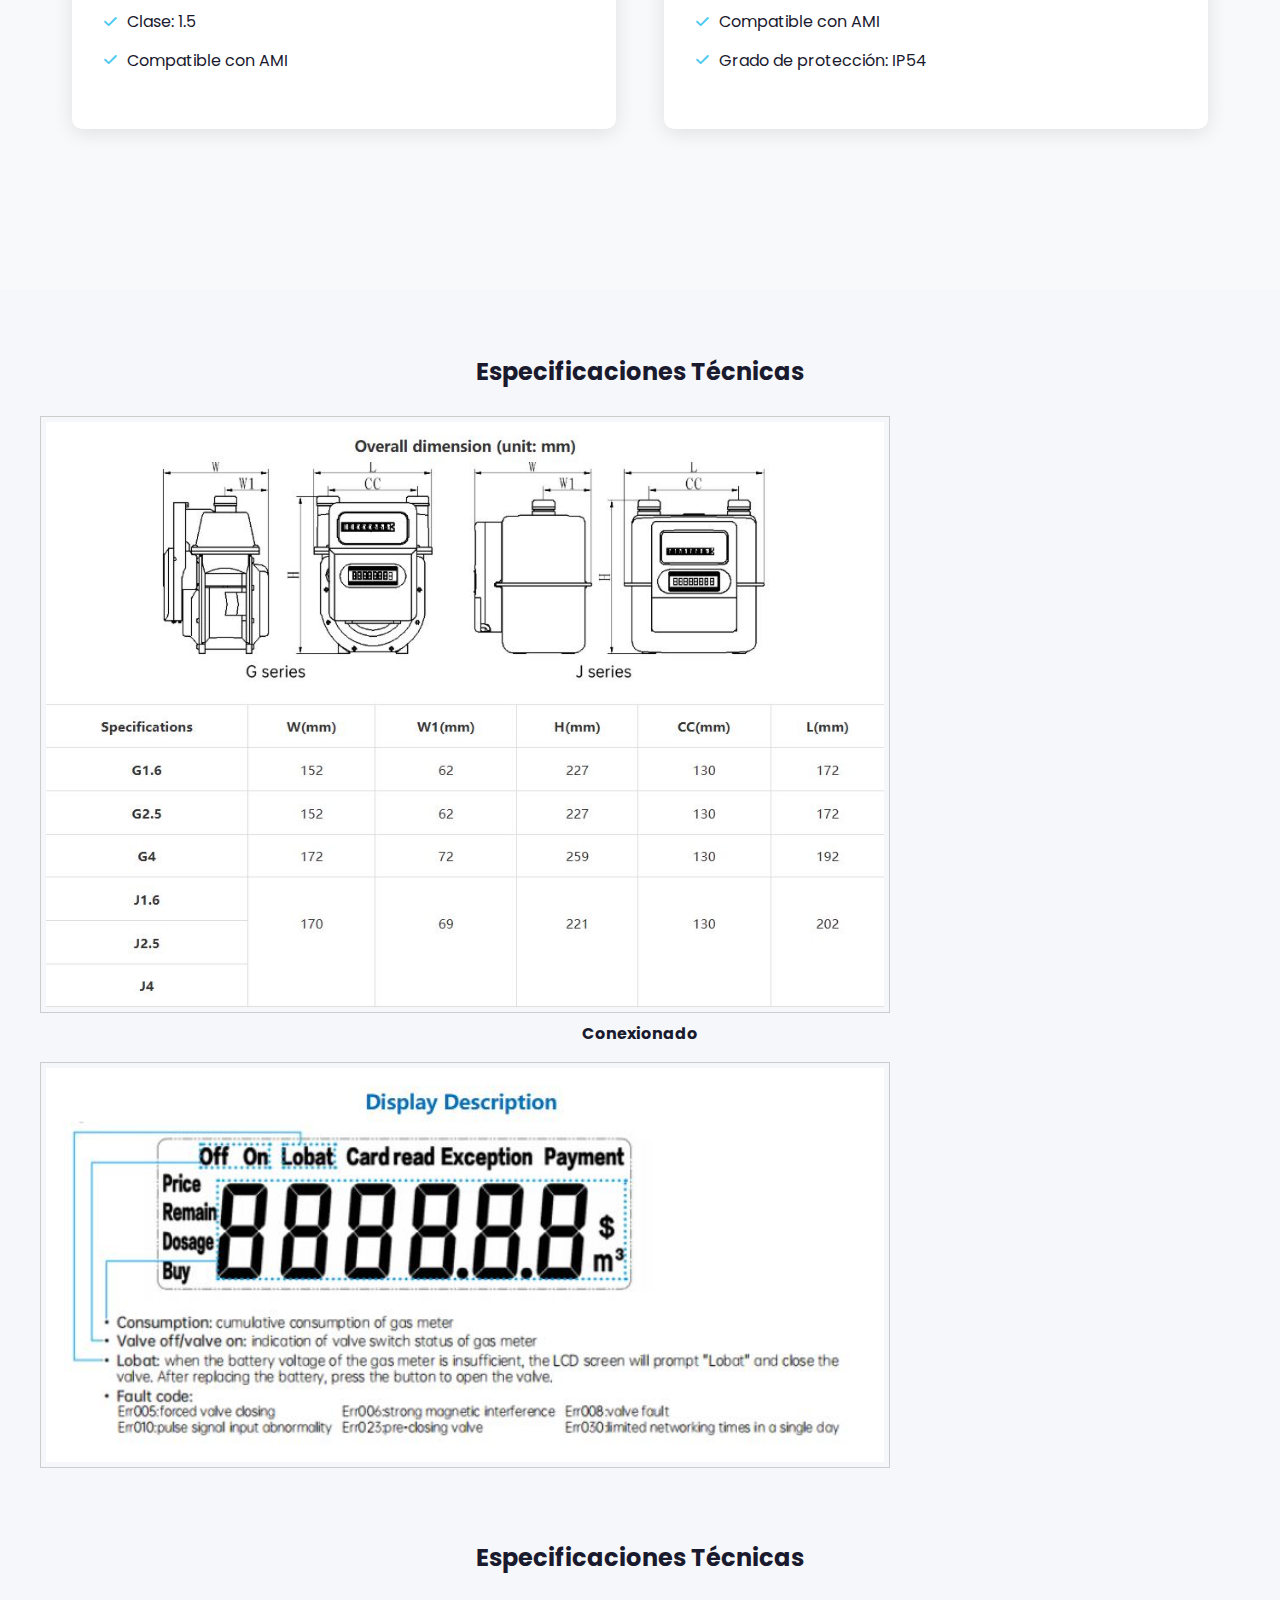
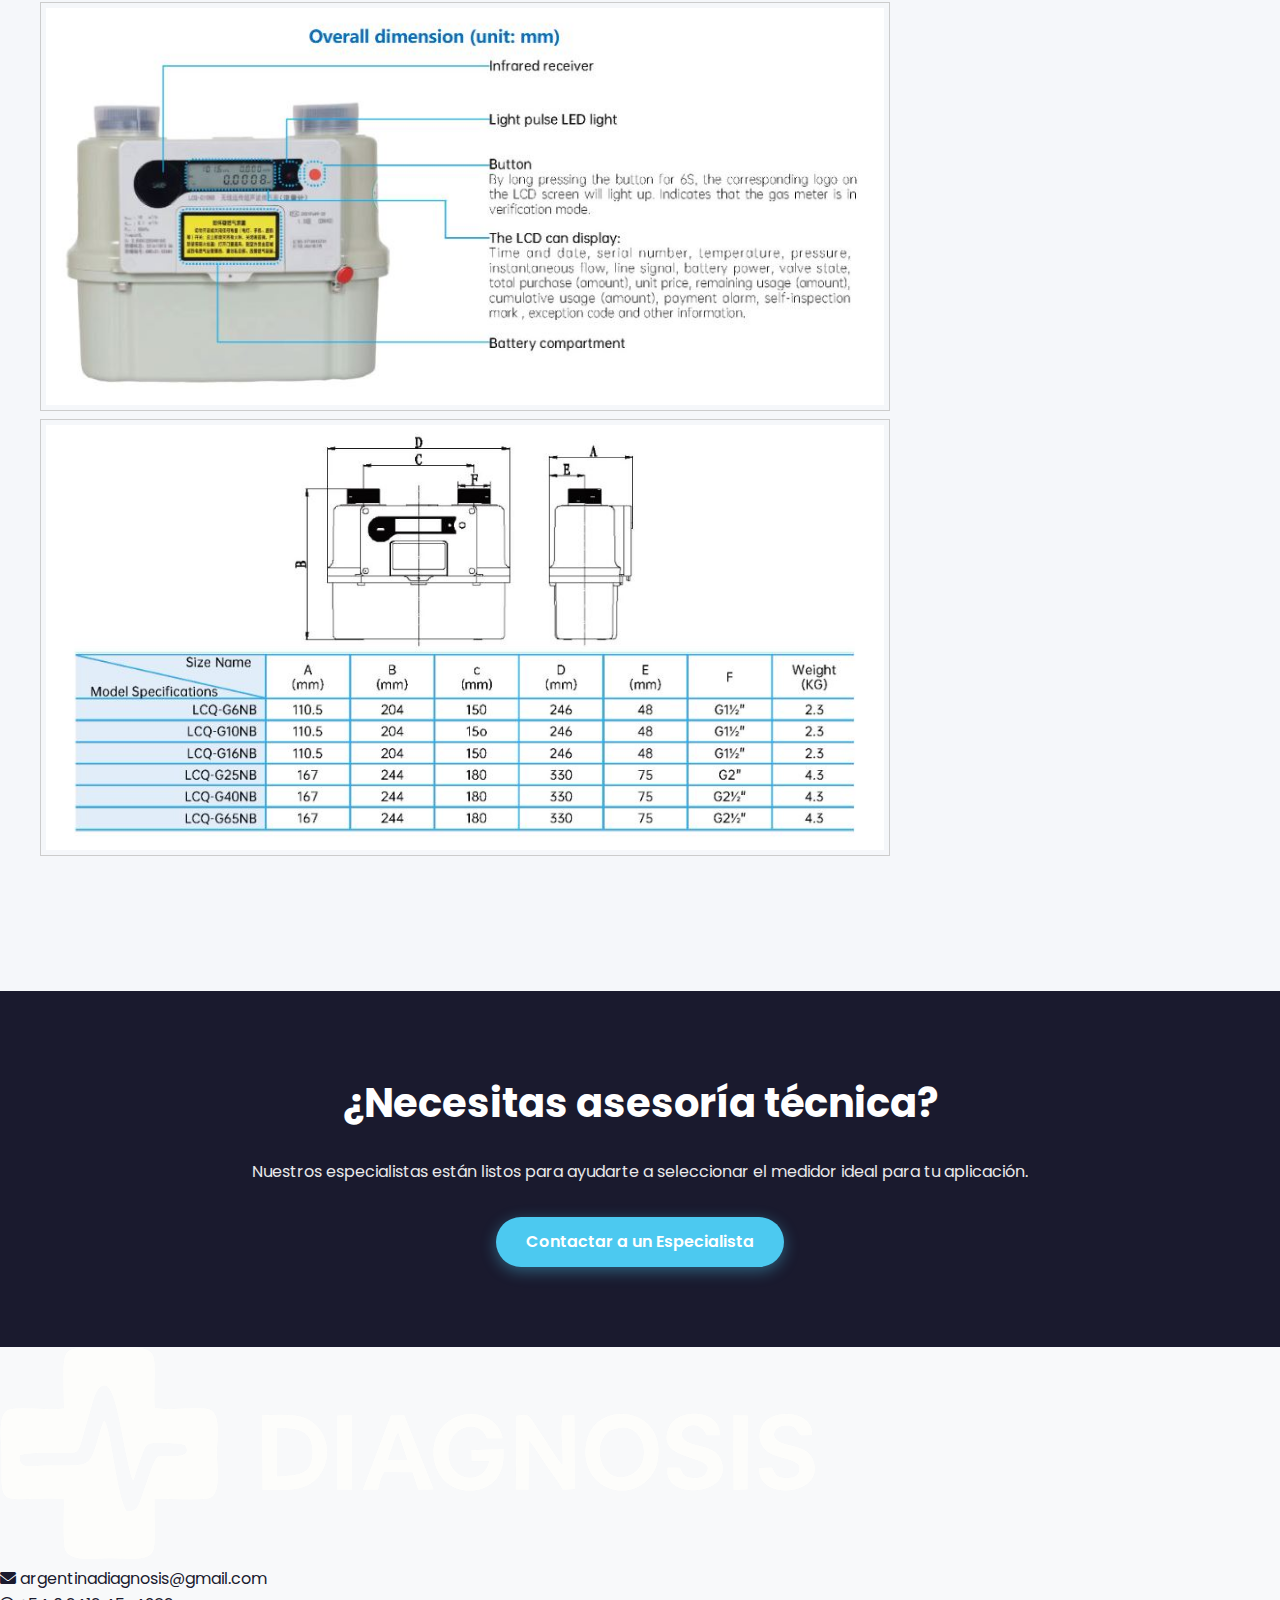
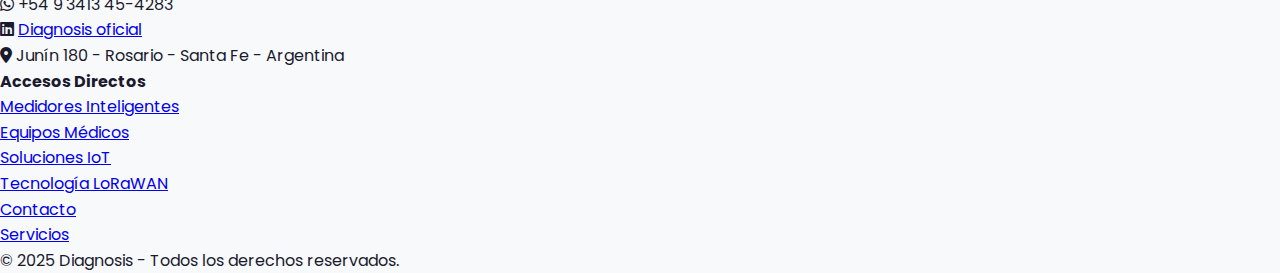
<file: medidor_gas.html>
<!DOCTYPE html>
<html lang="es">

<head>
  <meta charset="UTF-8">
  <meta name="viewport" content="width=device-width, initial-scale=1.0">
  <title>Diagnosis</title>
  <link rel="stylesheet" href="https://fonts.googleapis.com/css2?family=Poppins:wght@300;400;500;600;700&display=swap">
  <link rel="stylesheet" href="https://cdnjs.cloudflare.com/ajax/libs/font-awesome/6.0.0-beta3/css/all.min.css">
  <link rel="stylesheet" href="styles.css">
  <style>
    :root {
      --primary-color: #4361ee;
      --secondary-color: #3f37c9;
      --accent-color: #4cc9f0;
      --dark-color: #1a1a2e;
      --light-color: #f8f9fa;
      --transition: all 0.3s ease;
      --shadow: 0 4px 20px rgba(0, 0, 0, 0.1);
      --shadow-hover: 0 15px 30px rgba(0, 0, 0, 0.2);
    }

    * {
      margin: 0;
      padding: 0;
      box-sizing: border-box;
    }

    body {
      font-family: 'Poppins', sans-serif;
      background-color: var(--light-color);
      color: var(--dark-color);
      line-height: 1.6;
      overflow-x: hidden;
    }    
    /* Hero Section */
    .light-hero {
      height: 50vh;
      min-height: 400px;
      display: flex;
      align-items: center;
      background: linear-gradient(rgba(0, 0, 0, 0.7), rgba(0, 0, 0, 0.7)),
        url('img/medidoresElectricos.jpg') center/cover;
      color: white;
      padding-top: 80px;
      text-align: center;
    }

    .hero-content {
      max-width: 1200px;
      margin: 0 auto;
      padding: 2rem;
      width: 100%;
    }

    .hero-content h1 {
      font-size: clamp(2rem, 5vw, 3.5rem);
      margin-bottom: 1.5rem;
      line-height: 1.2;
    }

    .hero-content p {
      font-size: clamp(1rem, 2vw, 1.2rem);
      max-width: 800px;
      margin: 0 auto;
      opacity: 0.9;
    }

    /* Meters Section */
    .meters-section {
      padding: 5rem 2rem;
      max-width: 1200px;
      margin: 0 auto;
    }

    .section-title {
      text-align: center;
      margin-bottom: 3rem;
    }

    .section-title h2 {
      font-size: clamp(1.8rem, 4vw, 2.5rem);
      color: var(--dark-color);
      margin-bottom: 1rem;
    }

    .meter-container {
      display: grid;
      grid-template-columns: repeat(auto-fit, minmax(350px, 1fr));
      gap: 3rem;
      margin-bottom: 5rem;
    }

    .meter-card {
      background: white;
      border-radius: 10px;
      overflow: hidden;
      box-shadow: var(--shadow);
      transition: var(--transition);
    }

    .meter-card:hover {
      transform: translateY(-10px);
      box-shadow: var(--shadow-hover);
    }

    .meter-image {
      height: 300px;
      overflow: hidden;
      position: relative;
    }

    .meter-image img {
      width: 100%;
      height: 100%;
      object-fit: cover;
      transition: transform 0.5s ease;
    }

    .meter-card:hover .meter-image img {
      transform: scale(1.05);
    }

    .meter-badge {
      position: absolute;
      top: 20px;
      right: 20px;
      background-color: var(--accent-color);
      color: white;
      padding: 5px 15px;
      border-radius: 20px;
      font-size: 0.9rem;
      font-weight: 600;
    }

    .meter-info {
      padding: 2rem;
    }

    .meter-info h3 {
      font-size: 1.5rem;
      margin-bottom: 1rem;
      color: var(--dark-color);
    }

    .meter-features {
      margin: 1.5rem 0;
    }

    .meter-features li {
      display: flex;
      align-items: center;
      margin-bottom: 0.8rem;
    }

    .meter-features i {
      color: var(--accent-color);
      margin-right: 10px;
      font-size: 0.9rem;
    }

    /* Tables Section */
    .tables-section {
      background-color: #f5f7fa;
      padding: 4rem 2rem;
    }

    .tables-container {
      max-width: 1200px;
      margin: 0 auto;
    }

    .table-wrapper {
      margin-bottom: 4rem;
      overflow-x: auto;
    }

    .table-title {
      font-size: 1.5rem;
      margin-bottom: 1.5rem;
      color: var(--dark-color);
      text-align: center;
    }

    table {
      width: 100%;
      border-collapse: collapse;
      margin-bottom: 2rem;
      background: white;
      box-shadow: var(--shadow);
      border-radius: 8px;
      overflow: hidden;
    }

    th,
    td {
      padding: 1rem;
      text-align: left;
      border-bottom: 1px solid #eee;
    }

    th {
      background-color: var(--primary-color);
      color: white;
      font-weight: 600;
    }

    tr:nth-child(even) {
      background-color: #f9f9f9;
    }

    tr:hover {
      background-color: #f1f1f1;
    }

    /* Contact Section */
    .contact-section {
      background-color: var(--dark-color);
      color: white;
      padding: 5rem 2rem;
      text-align: center;
    }

    .contact-container {
      max-width: 800px;
      margin: 0 auto;
    }

    .contact-container h2 {
      font-size: clamp(1.8rem, 4vw, 2.5rem);
      margin-bottom: 1.5rem;
    }

    .contact-container p {
      opacity: 0.9;
      margin-bottom: 2rem;
    }

    .cta-button {
      display: inline-block;
      background-color: var(--accent-color);
      color: white;
      padding: 12px 30px;
      border-radius: 30px;
      text-decoration: none;
      font-weight: 600;
      transition: var(--transition);
      box-shadow: 0 4px 15px rgba(76, 201, 240, 0.4);
    }

    .cta-button:hover {
      transform: translateY(-3px);
      box-shadow: 0 10px 25px rgba(76, 201, 240, 0.5);
    }

    
    /* Responsive */
    @media (max-width: 768px) {
      .menu-toggle {
        display: block;
      }

      .nav-links {
        position: fixed;
        top: 80px;
        left: -100%;
        width: 100%;
        height: calc(100vh - 80px);
        background: white;
        flex-direction: column;
        align-items: center;
        justify-content: flex-start;
        transition: var(--transition);
        padding-top: 2rem;
      }

      .nav-links.active {
        left: 0;
      }

      .nav-links li {
        margin: 1rem 0;
      }

      .light-hero {
        height: 60vh;
      }

      .meter-container {
        grid-template-columns: 1fr;
      }
    }

    @media (max-width: 480px) {
      .light-hero {
        height: 70vh;
      }

      .footer-links {
        flex-direction: column;
        gap: 1rem;
      }
    }
  </style>
</head>
<link rel="icon" href="img/icono.png" type="image/png">

<body>
    <!-- AppBar Moderna -->
       <header class="appbar">
    <nav class="navbar">
        <a href="index.html" class="logo">
            <img src="img/logo2.png" alt="Logo Diagnosis"
                style="height: 30px; vertical-align: middle; margin-right: 8px;">
        </a>

        <div class="menu-toggle">
            <i class="fas fa-bars"></i>
        </div>

        <ul class="nav-links" id="nav-links">
            <li><a href="index.html">Inicio</a></li>
            <li class="dropdown">
                <a href="#productos">Productos <i class="fas fa-chevron-down"></i></a>
                <ul class="dropdown-menu">
                    <li><a href="medidores.html">Medidores inteligentes</a></li>
                    <li><a href="modem.html">Módem para medidores eléctricos</a></li>
                    <li><a href="equipos_medicos.html">Equipos médicos</a></li>          
                    <li><a href="servidores.html">Servidores IoT</a></li>
                </ul>
            </li>
            <li><a href="index.html#iot">IoT</a></li>
            <li><a href="index.html#lorawan">LoRaWAN</a></li>
            <li><a href="index.html#soluciones">Soluciones</a></li>
            <li><a href="contacto.html">Contacto</a></li>
        </ul>
    </nav>
</header>
  <!-- Hero Section -->
  <section class="light-hero animate-zoom">
    <div class="hero-content">
      <h1>Medidores de Gas Inteligentes</h1>
      <p>
        El medidor de gas inteligente de DIAGNOSIS permite realizar lecturas remotas del consumo, generar alertas por
        fugas y monitorear excesos de uso.
        Ideal para ambientes residenciales e industriales con foco en la seguridad y eficiencia.
      </p>
    </div>
  </section>

  <!-- Meters Section -->
  <section class="meters-section">
    <div class="section-title">
      <h2>Nuestros Medidores de Gas</h2>
      <p>Tecnología de punta para medición precisa y comunicación remota</p>
    </div>

    <div class="meter-container">
      <!-- Medidor Monofásico -->
      <div class="meter-card">
        <div class="meter-image">
          <img src="img/medidor_gas.JPG" alt="Medidor Monofásico">
          <span class="meter-badge">Residencial</span>
        </div>
        <div class="meter-info">
          <h3>Medidor de Gas IoT (Type YW-TW)</h3>
          <p>El medidor de gas inteligente tipo YW-TW, basado en IoT, utiliza la tecnología de transmisión inalámbrica
            LoRaWAN/CAT.1.</p>

          <ul class="meter-features">
            <li><i class="fas fa-check"></i> Nominal flow（m³ /h）: 1.6 a 4.0</li>
            <li><i class="fas fa-check"></i> Maximum flow（m³ /h） : 2.5 - 6.0</li>
            <li><i class="fas fa-check"></i> Minimum flow（m³/h） : 0.016 - 0.040</li>
            <li><i class="fas fa-check"></i> Clase: 1.5</li>
            <li><i class="fas fa-check"></i> Compatible con AMI</li>
          </ul>
        </div>
      </div>

      <!-- Medidor Trifásico -->
      <div class="meter-card">
        <div class="meter-image">
          <img src="img/medidor_gas_ultrasonido.JPG" alt="Medidor Trifásico">
          <span class="meter-badge">Industrial</span>
        </div>
        <div class="meter-info">
          <h3>Medidor de Gas ultrasónico</h3>
          <p>El medidor de gas ultrasónico remoto inalámbrico serie LCQ (en adelante, medidor de gas) es un medidor de
            gas ultrasónico cuidadosamente diseñado por nuestra empresa.</p>

          <ul class="meter-features">
            <li><i class="fas fa-check"></i> Maximum flow（m³ /h） : 4.0 - 6.0</li>
            <li><i class="fas fa-check"></i> Minimum flow（m³/h） : 0.025 - 0.040</li>
            <li><i class="fas fa-check"></i> Maxima presión loss: 3250 (Pa)</li>
            <li><i class="fas fa-check"></i> Compatible con AMI</li>
            <li><i class="fas fa-check"></i> Grado de protección: IP54</li>
          </ul>
        </div>
      </div>
    </div>
  </section>

  <!-- Tables Section -->
  <section class="tables-section">
    <div class="tables-container">
      <!-- Tablas para Medidor Monofásico -->
      <div class="table-wrapper">
        <h3 class="table-title">Especificaciones Técnicas</h3>

        <img src="img/dimensiones_gas.JPG" alt="Display Monofásico"
          style="max-width: 850px; width: 100%; border: 1px solid #ccc; padding: 5px;">
        <h4 style="margin-bottom: 1rem; text-align: center;">Conexionado</h4>

        <img src="img/display_gas.JPG" alt="Display Trifásico"
          style="max-width: 850px; width: 100%; border: 1px solid #ccc; padding: 5px;">
      </div>

      <!-- Tablas para Medidor Trifásico -->
      <div class="table-wrapper">
        <h3 class="table-title">Especificaciones Técnicas</h3>


        <img src="img/medidor_gas_ultrasonido2.JPG" alt="Display Trifásico"
          style="max-width: 850px; width: 100%; border: 1px solid #ccc; padding: 5px;">
        <img src="img/medidor_gas_ultrasonido_medidas.JPG" alt="Medidas Trifásico"
          style="max-width: 850px; width: 100%; border: 1px solid #ccc; padding: 5px;">
        
      </div>
    </div>
  </section>

  <!-- Contact Section -->
  <section class="contact-section animate-zoom">
    <div class="contact-container">
      <h2>¿Necesitas asesoría técnica?</h2>
      <p>Nuestros especialistas están listos para ayudarte a seleccionar el medidor ideal para tu aplicación.</p>
      <a href="contacto.html" class="cta-button">Contactar a un Especialista</a>
    </div>
  </section>

  <!-- Footer -->
    
    <div id="footer-placeholder"></div>
    <script src="script.js"></script>
</body>

</html>
</file>
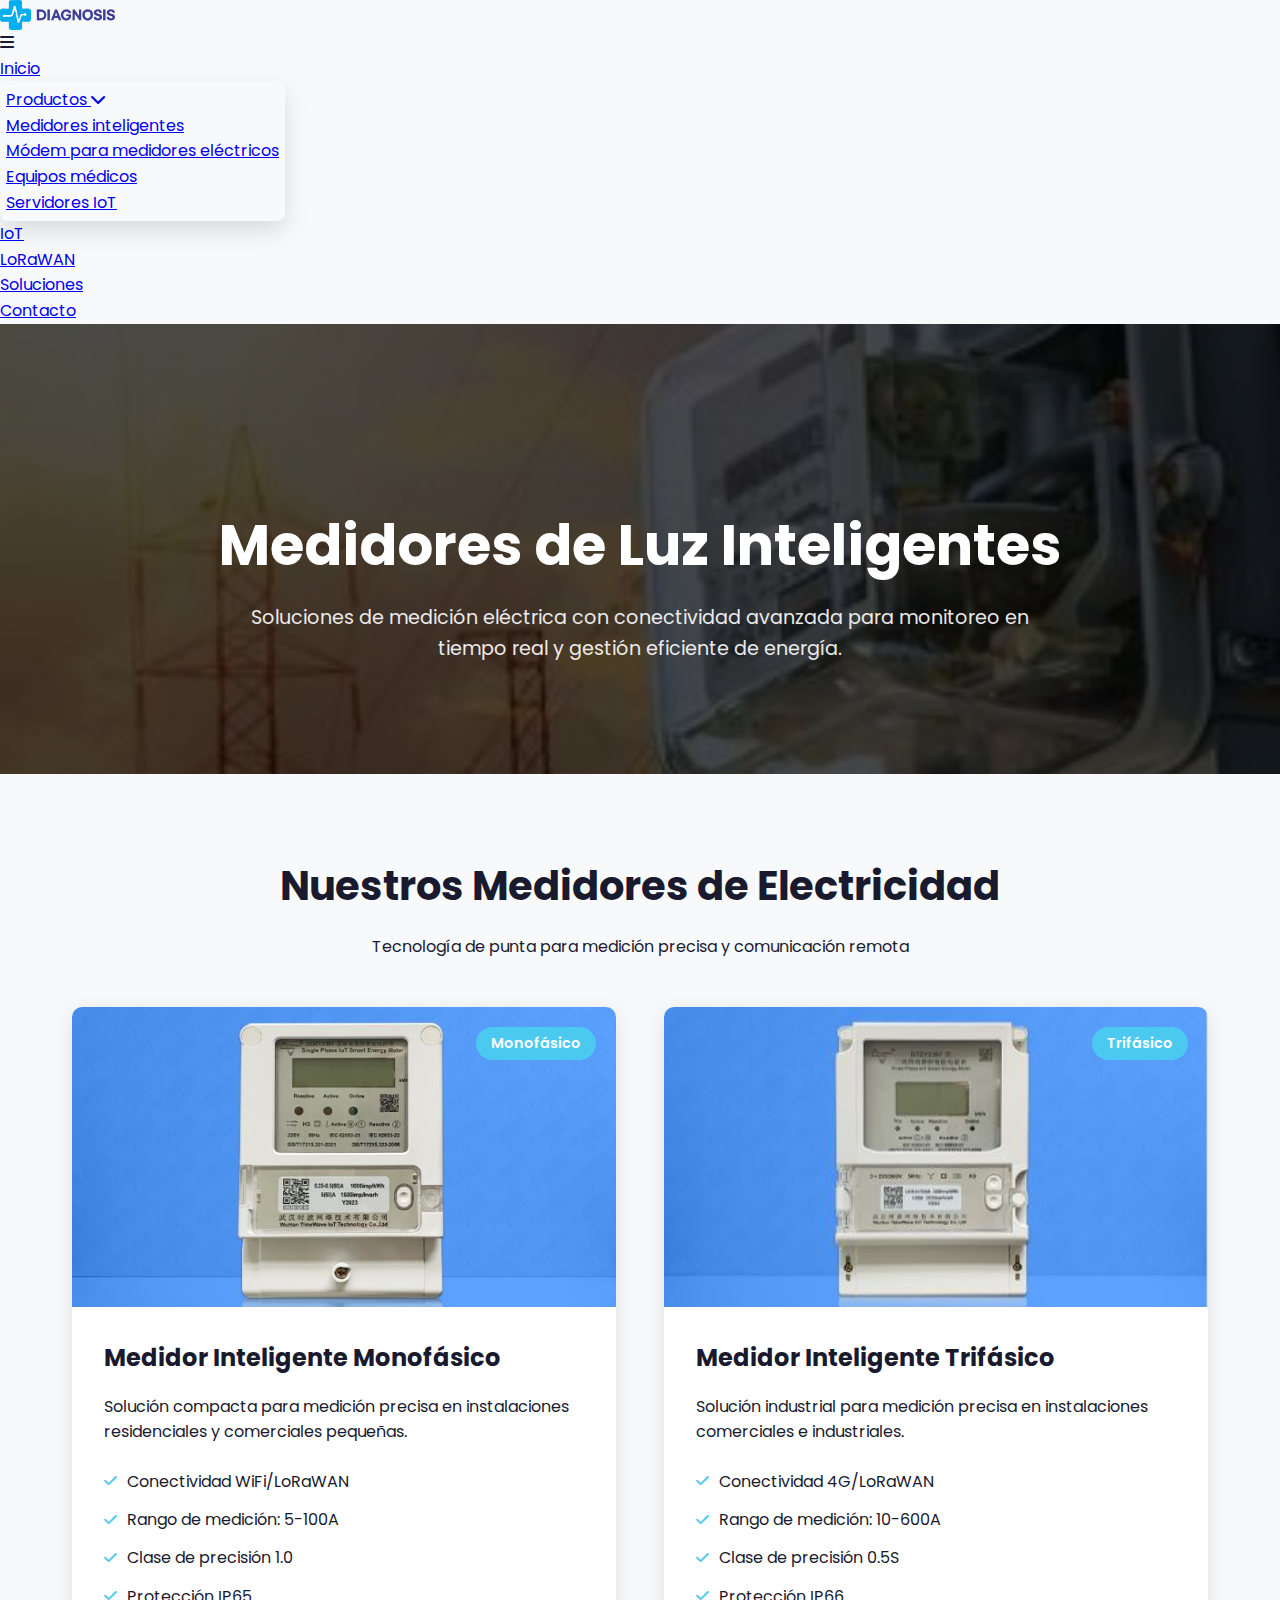
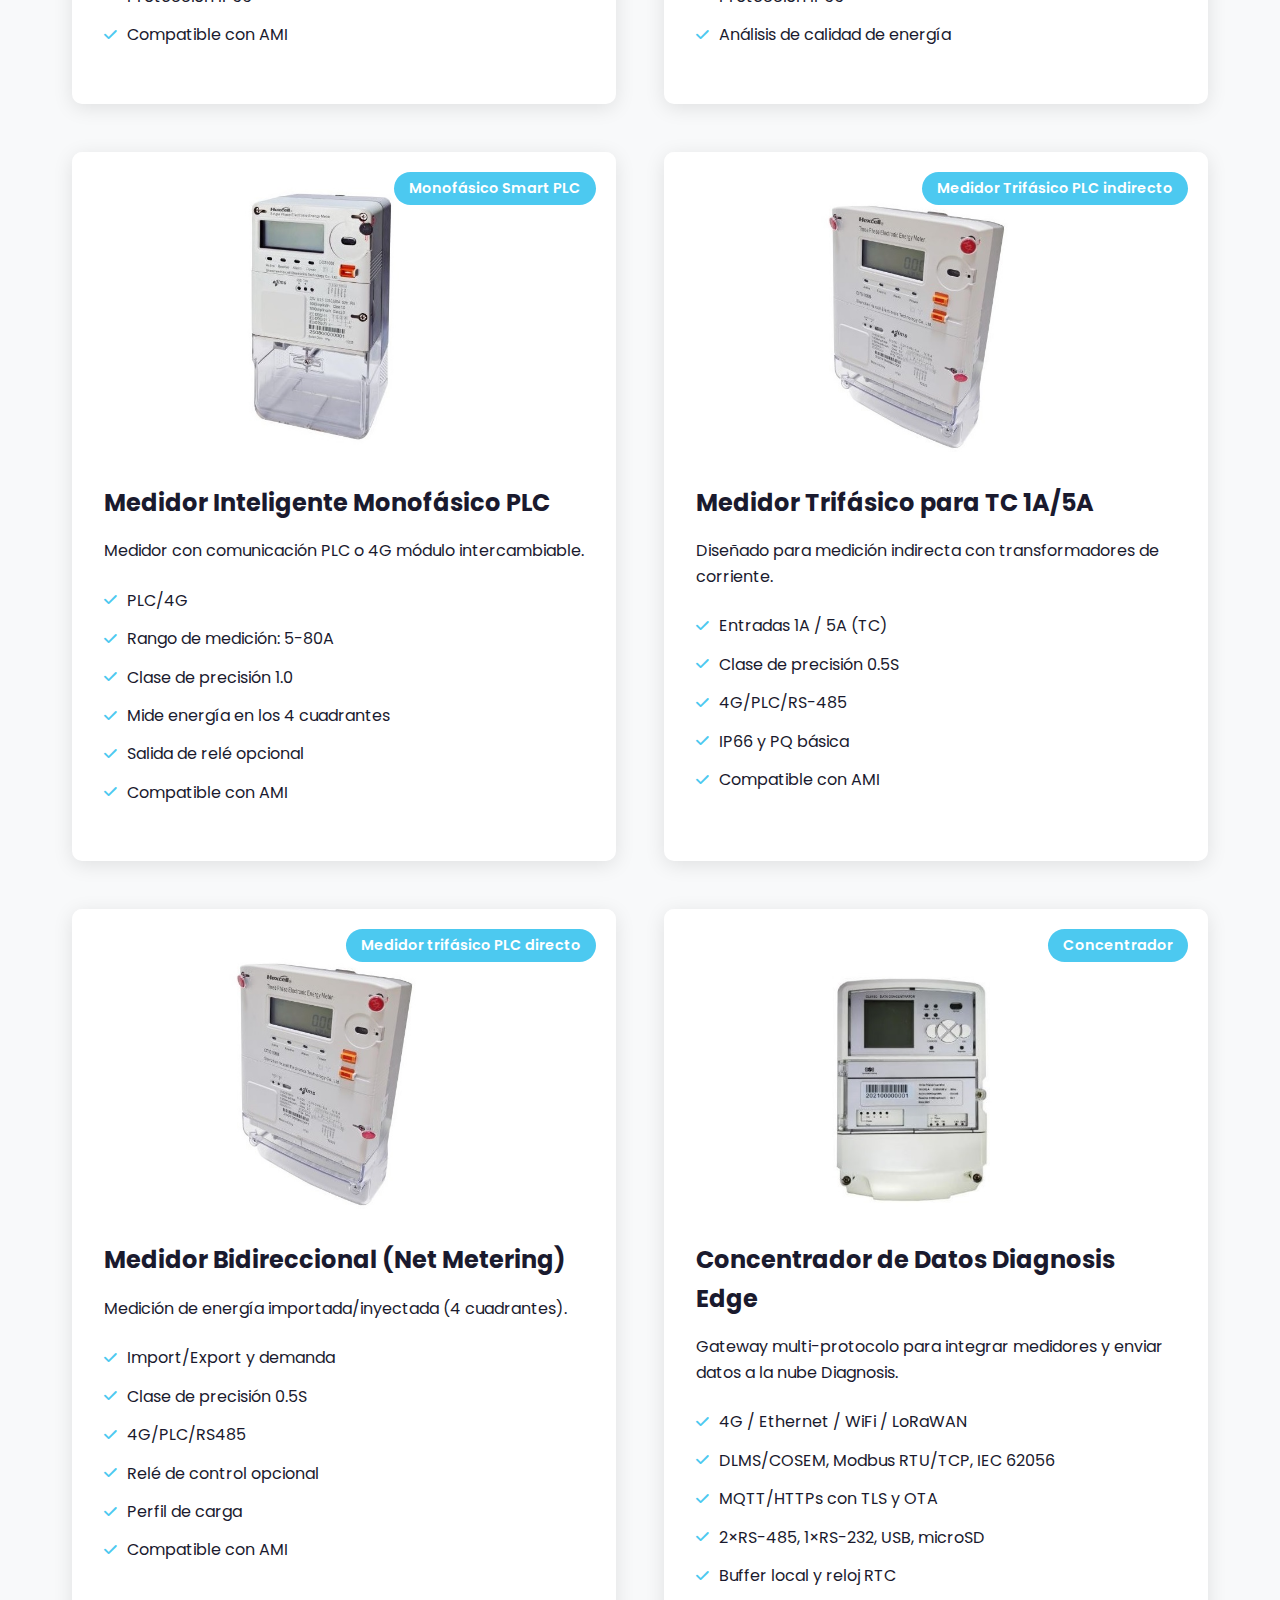
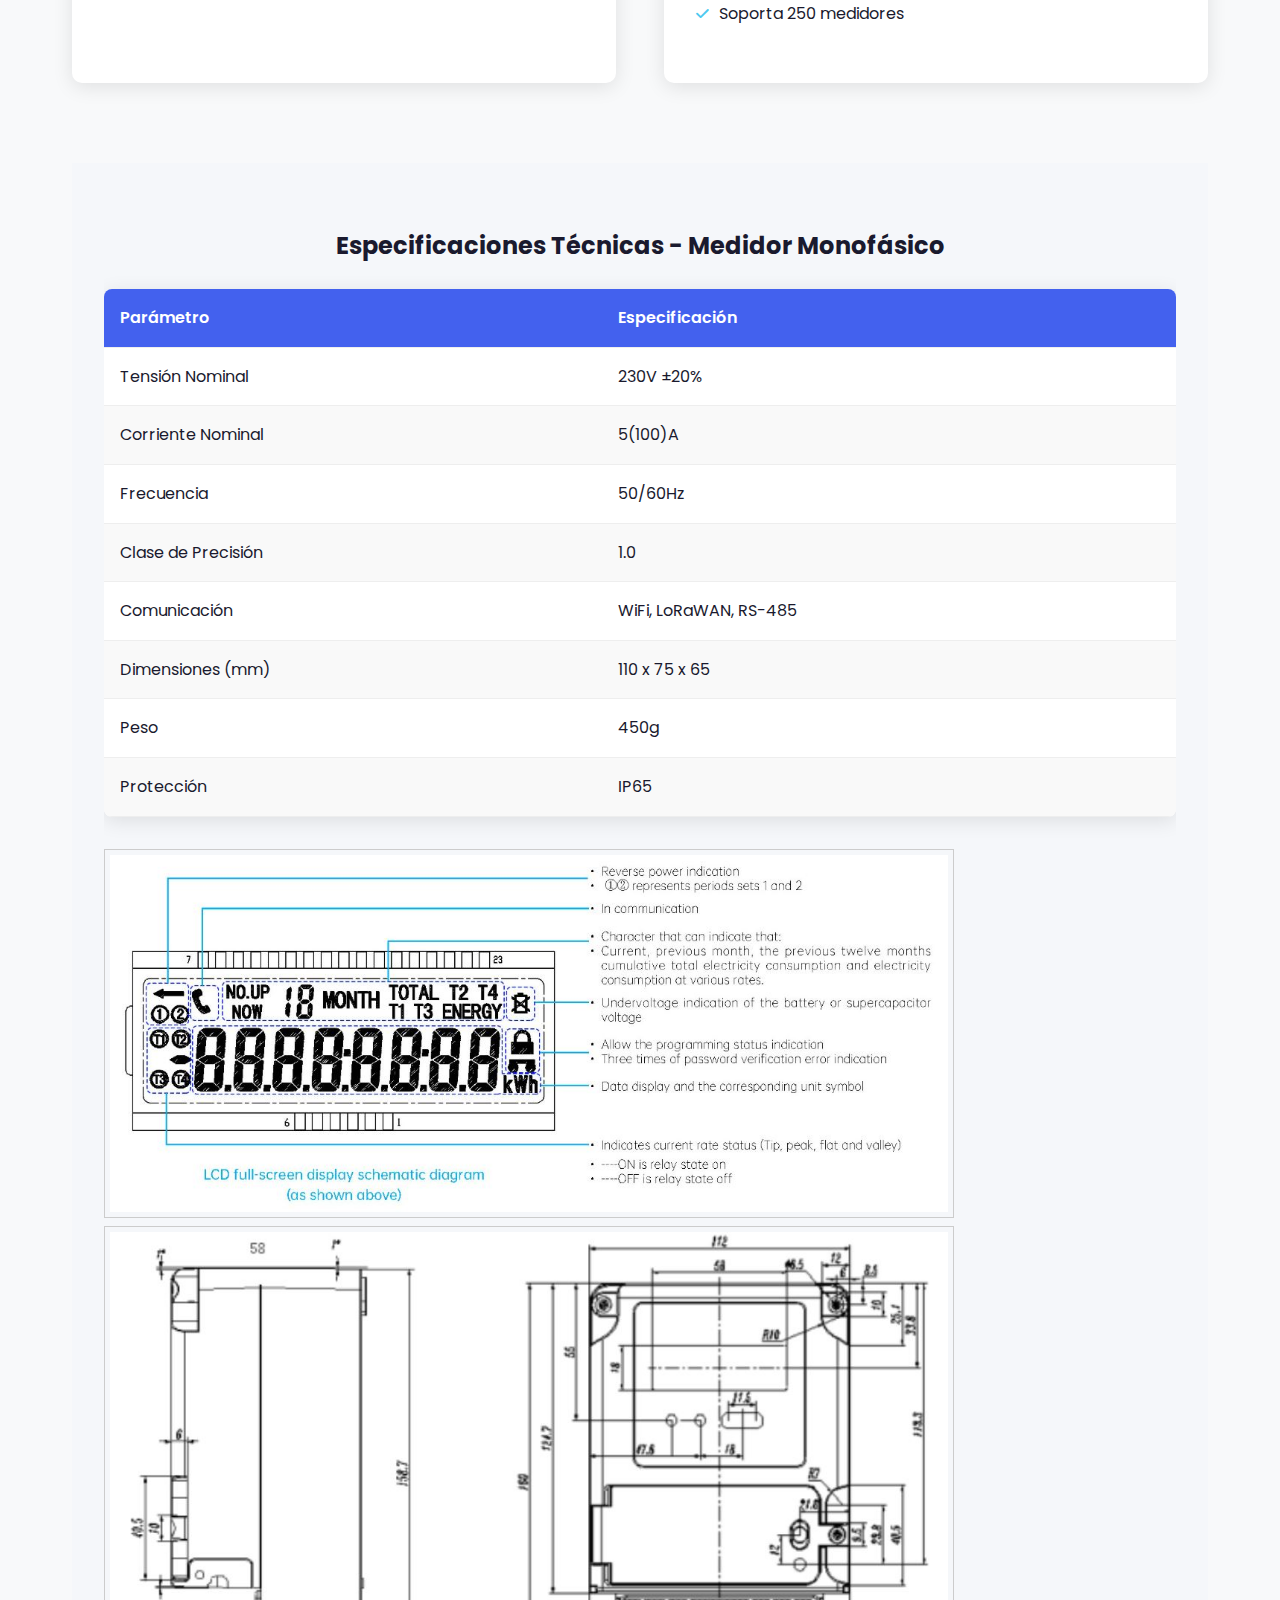
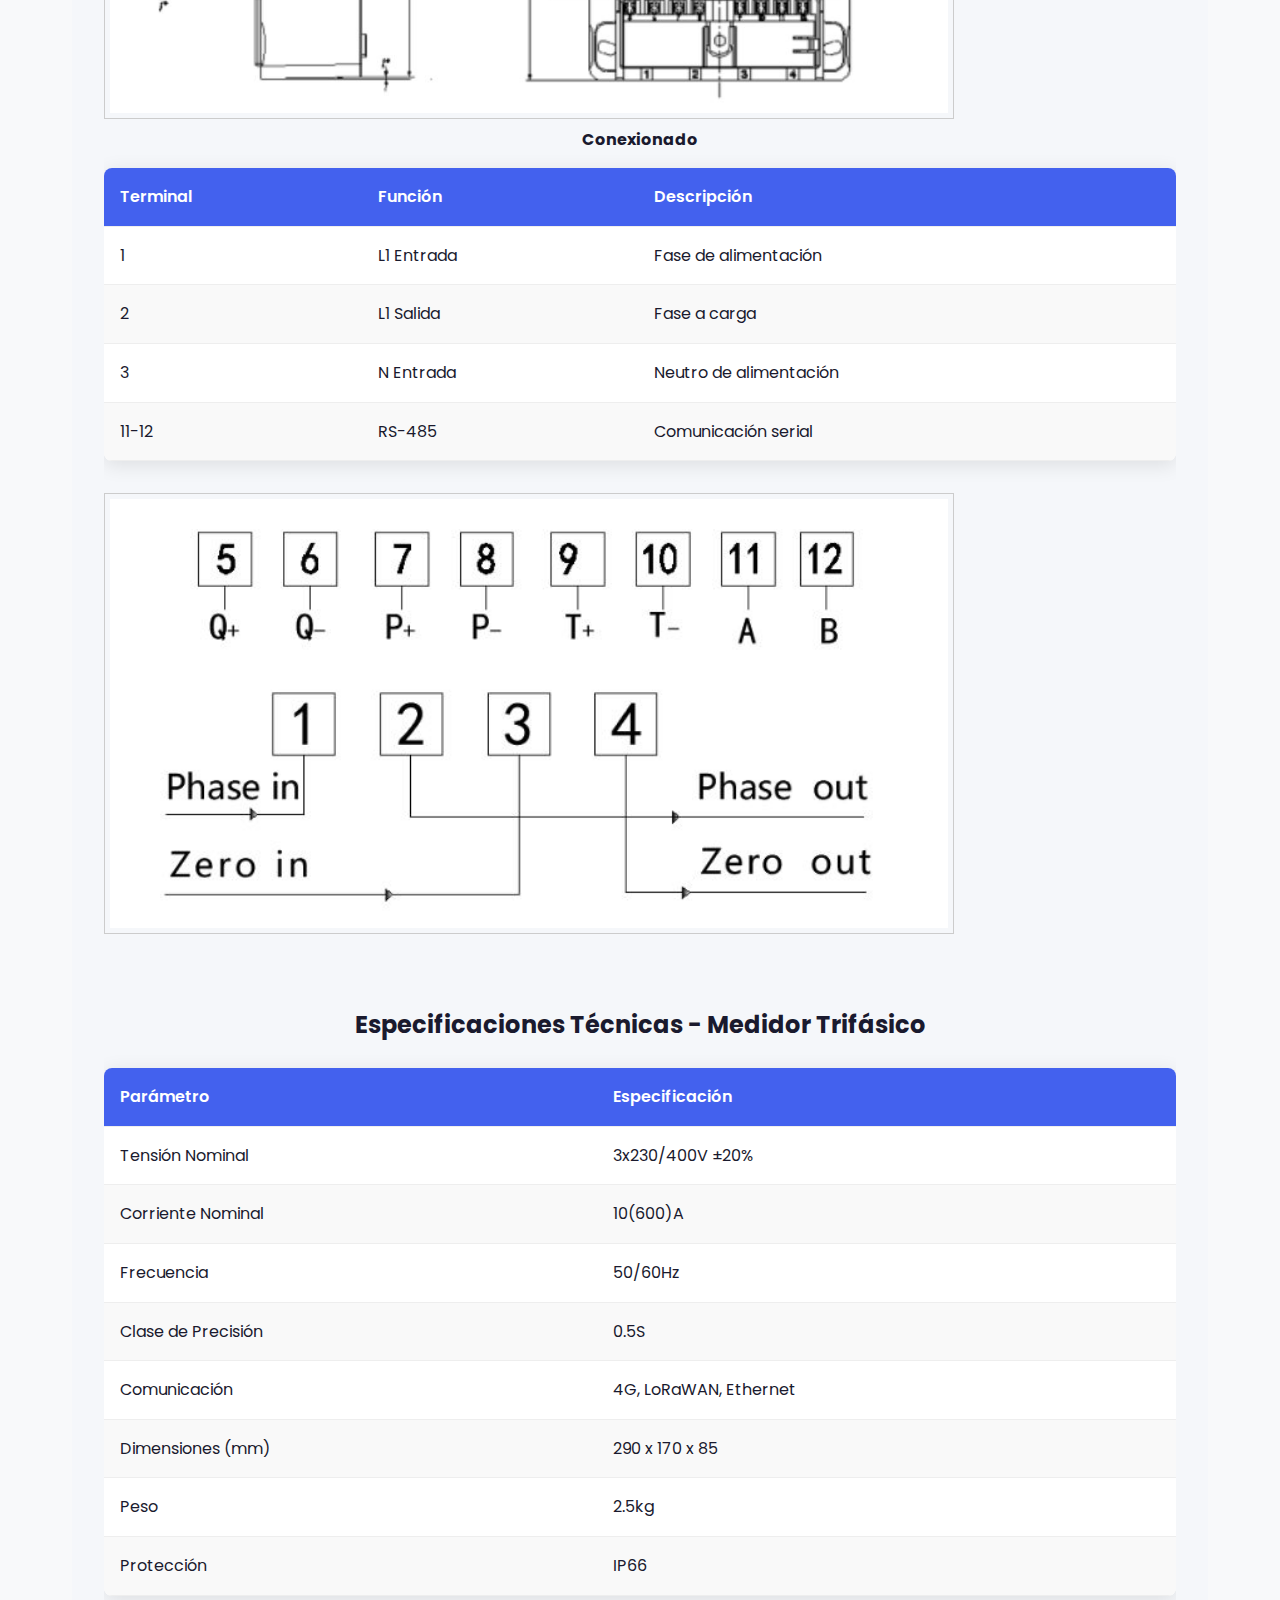
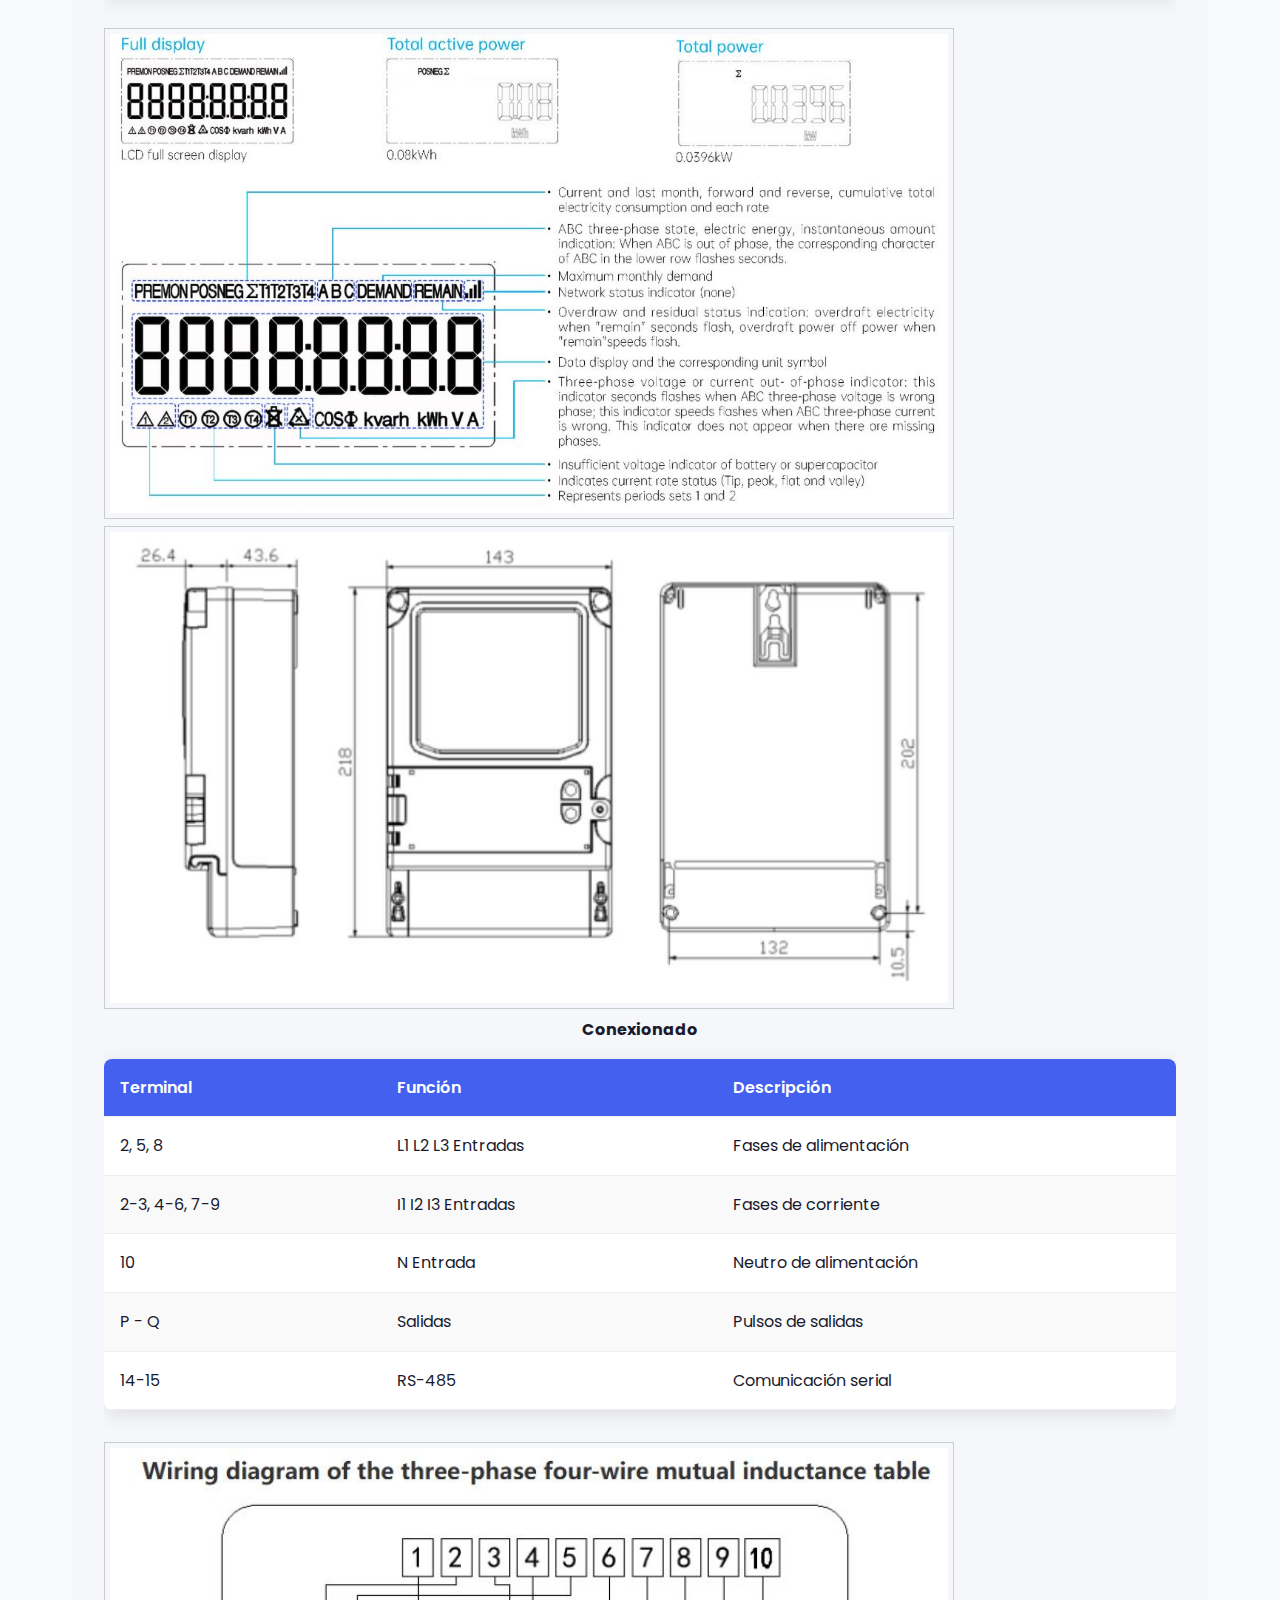
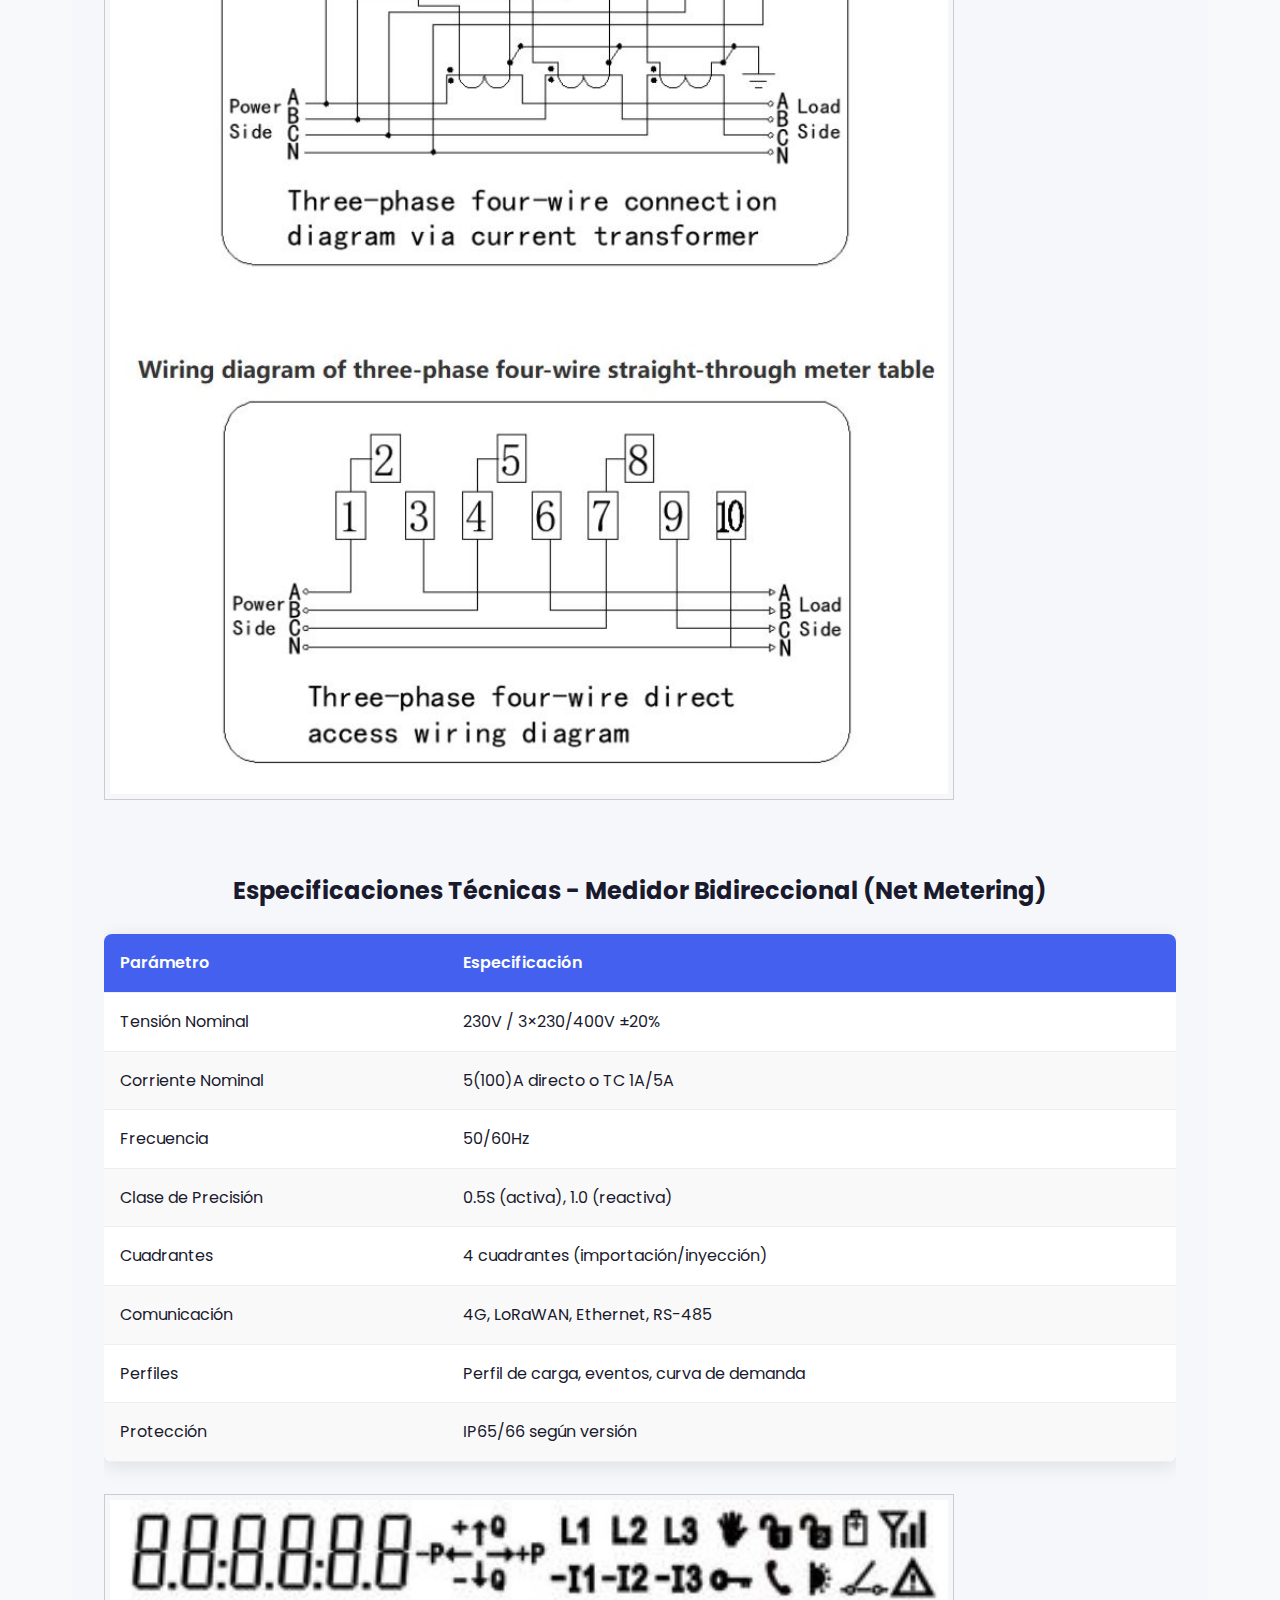
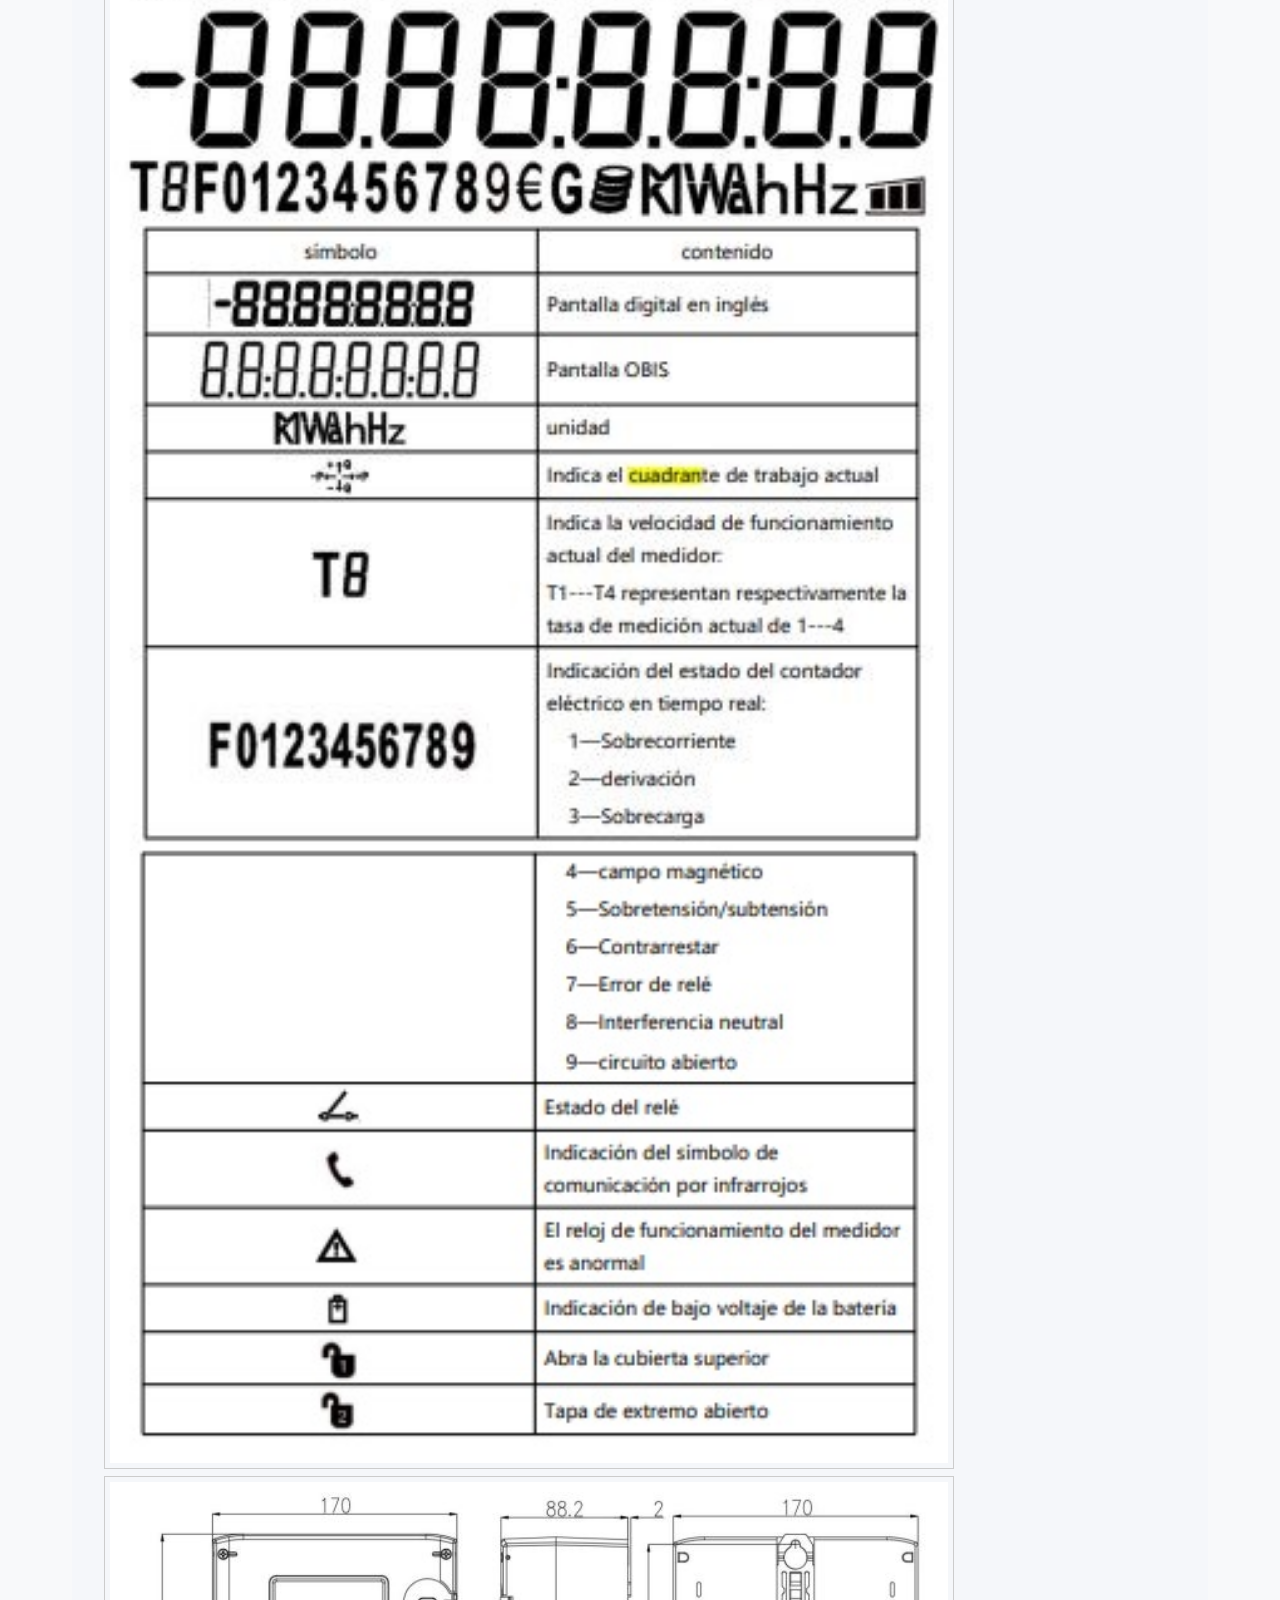
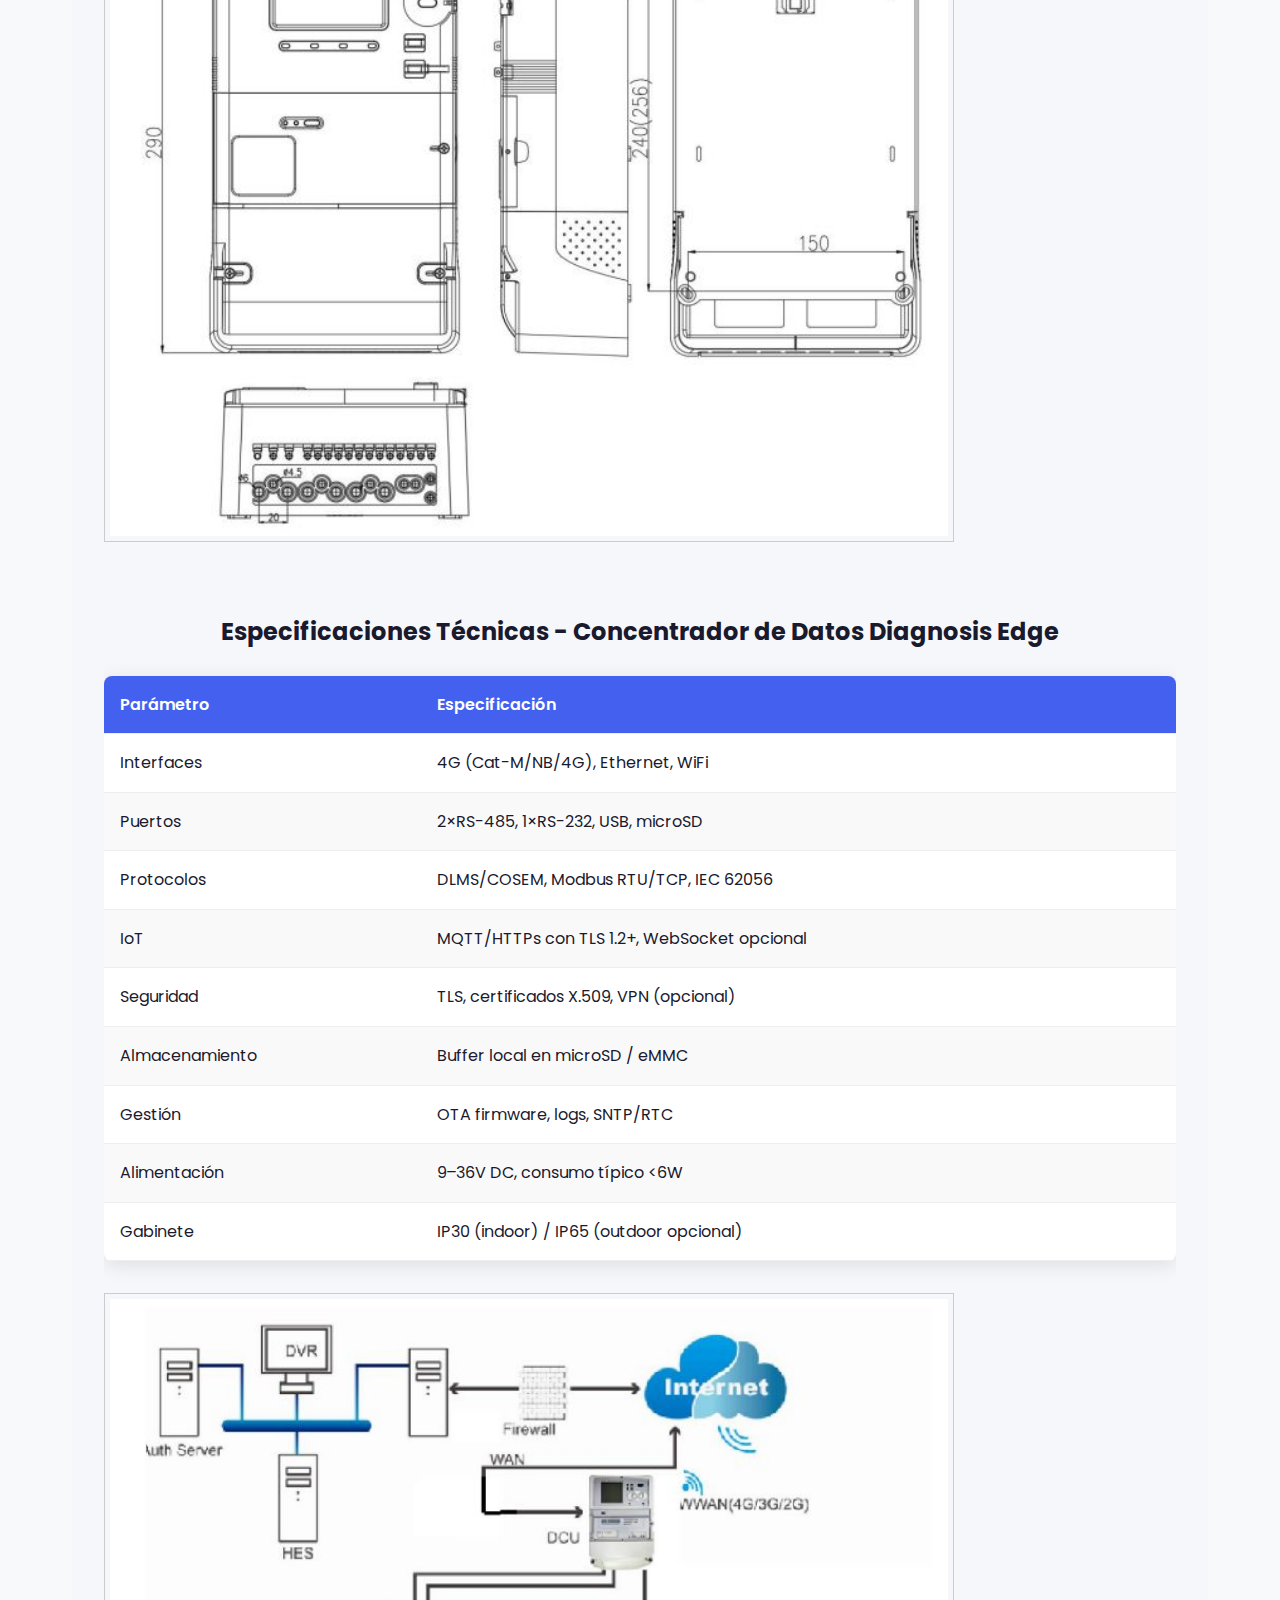
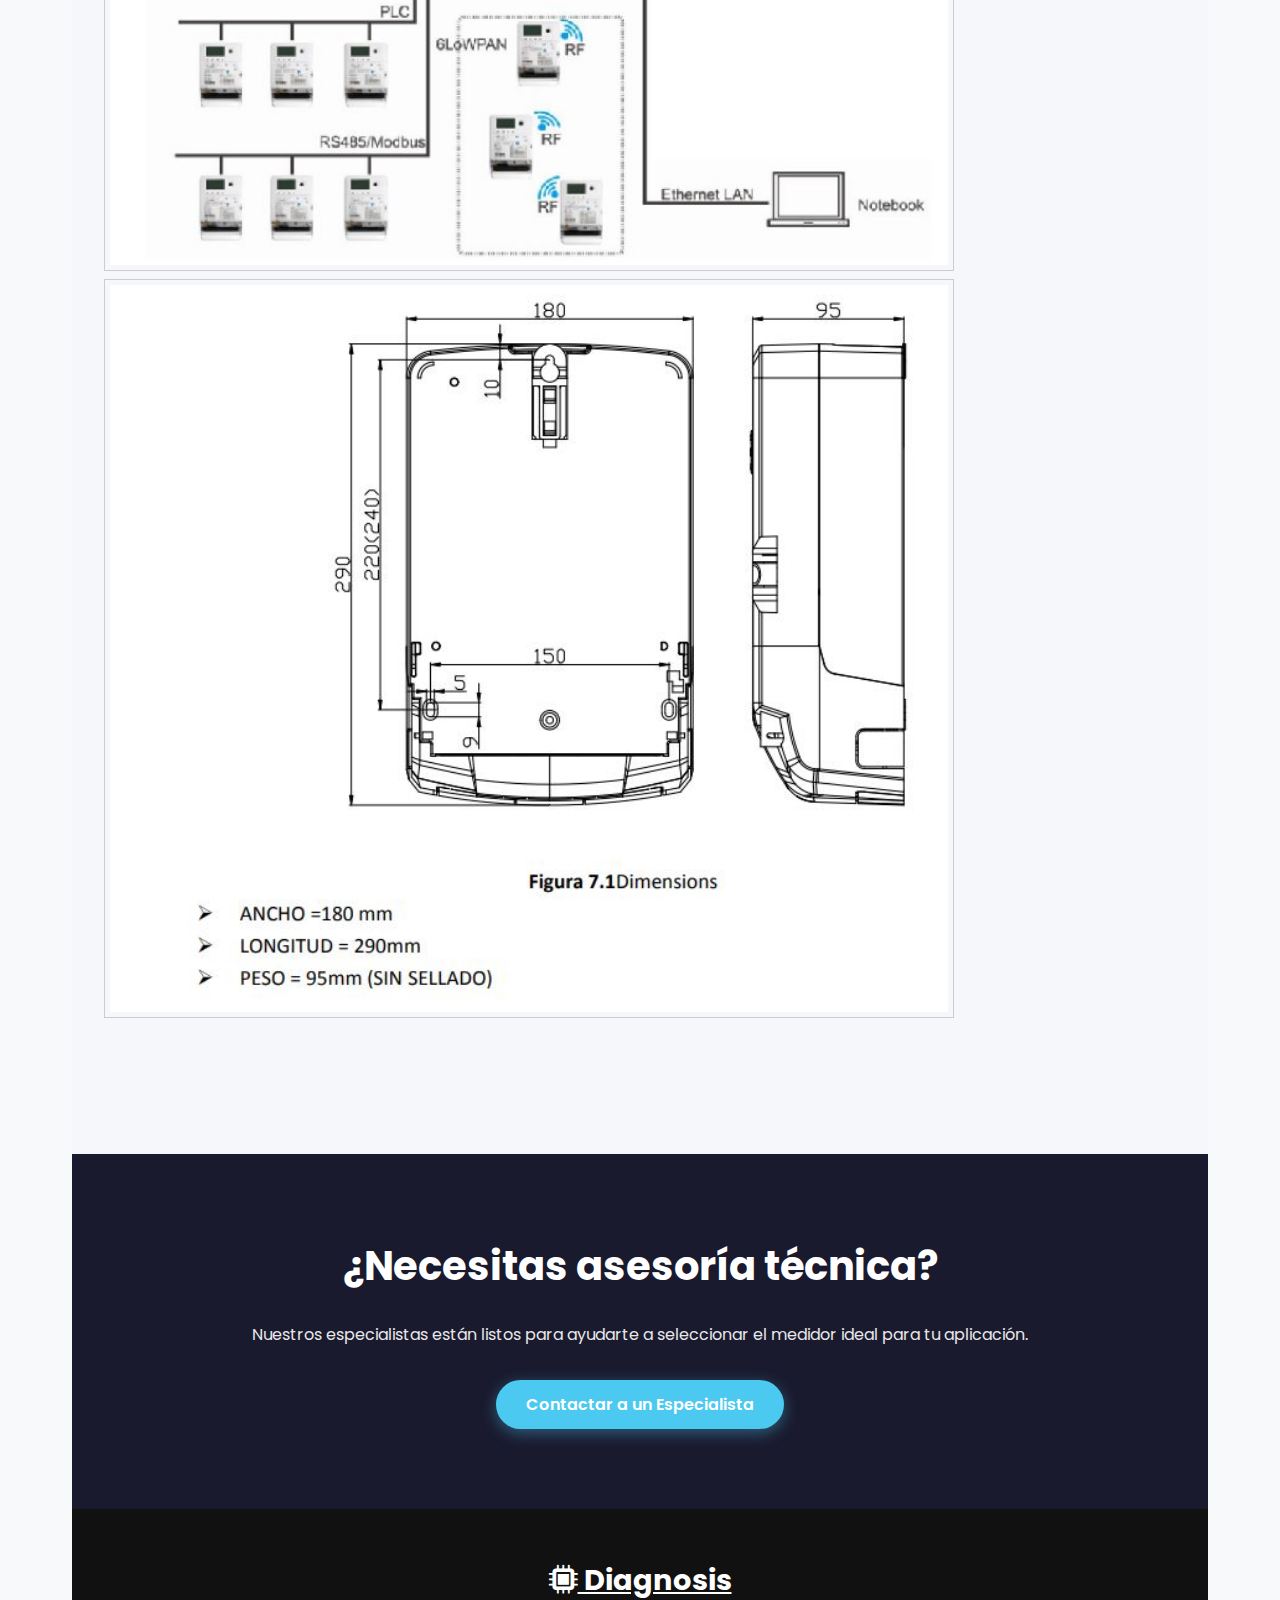
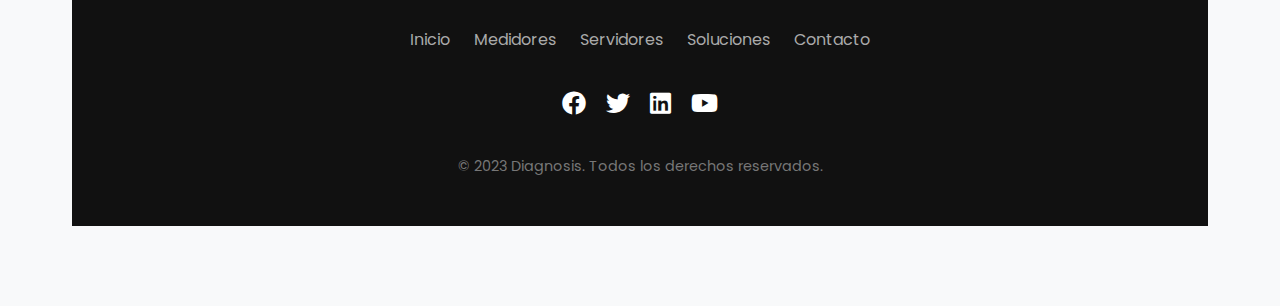
<file: medidor_luz.html>
<!DOCTYPE html>
<html lang="es">
<head>
    <meta charset="UTF-8">
    <meta name="viewport" content="width=device-width, initial-scale=1.0">
    <title>Diagnosis</title>
    <link rel="stylesheet" href="https://fonts.googleapis.com/css2?family=Poppins:wght@300;400;500;600;700&display=swap">
    <link rel="stylesheet" href="https://cdnjs.cloudflare.com/ajax/libs/font-awesome/6.0.0-beta3/css/all.min.css">
        <link rel="stylesheet" href="styles.css">
    <style>
        :root {
            --primary-color: #4361ee;
            --secondary-color: #3f37c9;
            --accent-color: #4cc9f0;
            --dark-color: #1a1a2e;
            --light-color: #f8f9fa;
            --transition: all 0.3s ease;
            --shadow: 0 4px 20px rgba(0, 0, 0, 0.1);
            --shadow-hover: 0 15px 30px rgba(0, 0, 0, 0.2);
        }

        * {
            margin: 0;
            padding: 0;
            box-sizing: border-box;
        }

        body {
            font-family: 'Poppins', sans-serif;
            background-color: var(--light-color);
            color: var(--dark-color);
            line-height: 1.6;
            overflow-x: hidden;
        }      

        /* Hero Section */
        .light-hero {
            height: 50vh;
            min-height: 400px;
            display: flex;
            align-items: center;
            background: linear-gradient(rgba(0, 0, 0, 0.7), rgba(0, 0, 0, 0.7)), 
                        url('img/medidoresElectricos.jpg') center/cover;
            color: white;
            padding-top: 80px;
            text-align: center;
        }

        .hero-content {
            max-width: 1200px;
            margin: 0 auto;
            padding: 2rem;
            width: 100%;
        }

        .hero-content h1 {
            font-size: clamp(2rem, 5vw, 3.5rem);
            margin-bottom: 1.5rem;
            line-height: 1.2;
        }

        .hero-content p {
            font-size: clamp(1rem, 2vw, 1.2rem);
            max-width: 800px;
            margin: 0 auto;
            opacity: 0.9;
        }

        /* Meters Section */
        .meters-section {
            padding: 5rem 2rem;
            max-width: 1200px;
            margin: 0 auto;
        }

        .section-title {
            text-align: center;
            margin-bottom: 3rem;
        }

        .section-title h2 {
            font-size: clamp(1.8rem, 4vw, 2.5rem);
            color: var(--dark-color);
            margin-bottom: 1rem;
        }

        .meter-container {
            display: grid;
            grid-template-columns: repeat(auto-fit, minmax(350px, 1fr));
            gap: 3rem;
            margin-bottom: 5rem;
        }

        .meter-card {
            background: white;
            border-radius: 10px;
            overflow: hidden;
            box-shadow: var(--shadow);
            transition: var(--transition);
        }

        .meter-card:hover {
            transform: translateY(-10px);
            box-shadow: var(--shadow-hover);
        }

        .meter-image {
            height: 300px;
            overflow: hidden;
            position: relative;
        }

        .meter-image img {
            width: 100%;
            height: 100%;
            object-fit: cover;
            transition: transform 0.5s ease;
        }

        .meter-card:hover .meter-image img {
            transform: scale(1.05);
        }

        .meter-badge {
            position: absolute;
            top: 20px;
            right: 20px;
            background-color: var(--accent-color);
            color: white;
            padding: 5px 15px;
            border-radius: 20px;
            font-size: 0.9rem;
            font-weight: 600;
        }

        .meter-info {
            padding: 2rem;
        }

        .meter-info h3 {
            font-size: 1.5rem;
            margin-bottom: 1rem;
            color: var(--dark-color);
        }

        .meter-features {
            margin: 1.5rem 0;
        }

        .meter-features li {
            display: flex;
            align-items: center;
            margin-bottom: 0.8rem;
        }

        .meter-features i {
            color: var(--accent-color);
            margin-right: 10px;
            font-size: 0.9rem;
        }

        /* Tables Section */
        .tables-section {
            background-color: #f5f7fa;
            padding: 4rem 2rem;
        }

        .tables-container {
            max-width: 1200px;
            margin: 0 auto;
        }

        .table-wrapper {
            margin-bottom: 4rem;
            overflow-x: auto;
        }

        .table-title {
            font-size: 1.5rem;
            margin-bottom: 1.5rem;
            color: var(--dark-color);
            text-align: center;
        }

        table {
            width: 100%;
            border-collapse: collapse;
            margin-bottom: 2rem;
            background: white;
            box-shadow: var(--shadow);
            border-radius: 8px;
            overflow: hidden;
        }

        th, td {
            padding: 1rem;
            text-align: left;
            border-bottom: 1px solid #eee;
        }

        th {
            background-color: var(--primary-color);
            color: white;
            font-weight: 600;
        }

        tr:nth-child(even) {
            background-color: #f9f9f9;
        }

        tr:hover {
            background-color: #f1f1f1;
        }

        /* Contact Section */
        .contact-section {
            background-color: var(--dark-color);
            color: white;
            padding: 5rem 2rem;
            text-align: center;
        }

        .contact-container {
            max-width: 800px;
            margin: 0 auto;
        }

        .contact-container h2 {
            font-size: clamp(1.8rem, 4vw, 2.5rem);
            margin-bottom: 1.5rem;
        }

        .contact-container p {
            opacity: 0.9;
            margin-bottom: 2rem;
        }

        .cta-button {
            display: inline-block;
            background-color: var(--accent-color);
            color: white;
            padding: 12px 30px;
            border-radius: 30px;
            text-decoration: none;
            font-weight: 600;
            transition: var(--transition);
            box-shadow: 0 4px 15px rgba(76, 201, 240, 0.4);
        }

        .cta-button:hover {
            transform: translateY(-3px);
            box-shadow: 0 10px 25px rgba(76, 201, 240, 0.5);
        }

        /* Footer */
        .footer {
            background-color: #111;
            color: #fff;
            padding: 3rem 2rem;
            text-align: center;
        }

        .footer-container {
            max-width: 1200px;
            margin: 0 auto;
        }

        .footer-logo {
            font-size: 1.8rem;
            font-weight: 700;
            color: white;
            margin-bottom: 1.5rem;
            display: inline-block;
        }

        .footer-links {
            display: flex;
            justify-content: center;
            flex-wrap: wrap;
            gap: 1.5rem;
            margin-bottom: 2rem;
        }

        .footer-links a {
            color: #aaa;
            text-decoration: none;
            transition: color 0.3s ease;
        }

        .footer-links a:hover {
            color: var(--accent-color);
        }

        .footer-social {
            margin-bottom: 2rem;
        }

        .footer-social a {
            color: white;
            font-size: 1.5rem;
            margin: 0 0.5rem;
            transition: color 0.3s ease;
        }

        .footer-social a:hover {
            color: var(--accent-color);
        }

        .footer-copyright {
            color: #777;
            font-size: 0.9rem;
        }

        /* Responsive */
        @media (max-width: 768px) {
            .menu-toggle {
                display: block;
            }

            .nav-links {
                position: fixed;
                top: 80px;
                left: -100%;
                width: 100%;
                height: calc(100vh - 80px);
                background: white;
                flex-direction: column;
                align-items: center;
                justify-content: flex-start;
                transition: var(--transition);
                padding-top: 2rem;
            }

            .nav-links.active {
                left: 0;
            }

            .nav-links li {
                margin: 1rem 0;
            }

            .light-hero {
                height: 60vh;
            }

            .meter-container {
                grid-template-columns: 1fr;
            }
        }

        @media (max-width: 480px) {
            .light-hero {
                height: 70vh;
            }

            .footer-links {
                flex-direction: column;
                gap: 1rem;
            }
        }
    </style>
</head>
 <link rel="icon" href="img/icono.png" type="image/png">
<body>
      <!-- AppBar Moderna -->
       <header class="appbar">
    <nav class="navbar">
        <a href="index.html" class="logo">
            <img src="img/logo2.png" alt="Logo Diagnosis"
                style="height: 30px; vertical-align: middle; margin-right: 8px;">
        </a>

        <div class="menu-toggle">
            <i class="fas fa-bars"></i>
        </div>

        <ul class="nav-links" id="nav-links">
            <li><a href="index.html">Inicio</a></li>
            <li class="dropdown">
                <a href="#productos">Productos <i class="fas fa-chevron-down"></i></a>
                <ul class="dropdown-menu">
                    <li><a href="medidores.html">Medidores inteligentes</a></li>
                    <li><a href="modem.html">Módem para medidores eléctricos</a></li>
                    <li><a href="equipos_medicos.html">Equipos médicos</a></li>          
                    <li><a href="servidores.html">Servidores IoT</a></li>
                </ul>
            </li>
            <li><a href="index.html#iot">IoT</a></li>
            <li><a href="index.html#lorawan">LoRaWAN</a></li>
            <li><a href="index.html#soluciones">Soluciones</a></li>
            <li><a href="contacto.html">Contacto</a></li>
        </ul>
    </nav>
</header>

    <!-- Hero Section -->
    <section class="light-hero">
        <div class="hero-content">
            <h1>Medidores de Luz Inteligentes</h1>
            <p>Soluciones de medición eléctrica con conectividad avanzada para monitoreo en tiempo real y gestión eficiente de energía.</p>
        </div>
    </section>

    <!-- Meters Section -->
    <section class="meters-section">
        <div class="section-title">
            <h2>Nuestros Medidores de Electricidad</h2>
            <p>Tecnología de punta para medición precisa y comunicación remota</p>
        </div>
        
        <div class="meter-container">
    <!-- 1) Medidor Monofásico -->
    <div class="meter-card">
        <div class="meter-image">
            <img src="img/medidor_monofasico.JPG" alt="Medidor Monofásico">
            <span class="meter-badge">Monofásico</span>
        </div>
        <div class="meter-info">
            <h3>Medidor Inteligente Monofásico</h3>
            <p>Solución compacta para medición precisa en instalaciones residenciales y comerciales pequeñas.</p>
            <ul class="meter-features">
                <li><i class="fas fa-check"></i> Conectividad WiFi/LoRaWAN</li>
                <li><i class="fas fa-check"></i> Rango de medición: 5-100A</li>
                <li><i class="fas fa-check"></i> Clase de precisión 1.0</li>
                <li><i class="fas fa-check"></i> Protección IP65</li>
                <li><i class="fas fa-check"></i> Compatible con AMI</li>
            </ul>
        </div>
    </div>

    <!-- 2) Medidor Trifásico -->
    <div class="meter-card">
        <div class="meter-image">
            <img src="img/medidor_trifasico.JPG" alt="Medidor Trifásico">
            <span class="meter-badge">Trifásico</span>
        </div>
        <div class="meter-info">
            <h3>Medidor Inteligente Trifásico</h3>
            <p>Solución industrial para medición precisa en instalaciones comerciales e industriales.</p>
            <ul class="meter-features">
                <li><i class="fas fa-check"></i> Conectividad 4G/LoRaWAN</li>
                <li><i class="fas fa-check"></i> Rango de medición: 10-600A</li>
                <li><i class="fas fa-check"></i> Clase de precisión 0.5S</li>
                <li><i class="fas fa-check"></i> Protección IP66</li>
                <li><i class="fas fa-check"></i> Análisis de calidad de energía</li>
            </ul>
        </div>
    </div>

    <!-- 3) Medidor Monofásico DIN -->
    <div class="meter-card">
        <div class="meter-image">
            <img src="img/hexcellmono.JPG" alt="Medidor Monofásico DIN">
            <span class="meter-badge">Monofásico Smart PLC</span>
        </div>
        <div class="meter-info">
            <h3>Medidor Inteligente Monofásico PLC</h3>
            <p>Medidor con comunicación PLC o 4G módulo intercambiable.</p>
            <ul class="meter-features">
                <li><i class="fas fa-check"></i> PLC/4G</li>
                <li><i class="fas fa-check"></i> Rango de medición: 5-80A</li>
                <li><i class="fas fa-check"></i> Clase de precisión 1.0</li>
                <li><i class="fas fa-check"></i> Mide energía en los 4 cuadrantes</li>
                <li><i class="fas fa-check"></i> Salida de relé opcional</li>
                <li><i class="fas fa-check"></i> Compatible con AMI</li>
            </ul>
        </div>
    </div>

    <!-- 4) Medidor Trifásico con TC -->
    <div class="meter-card">
        <div class="meter-image">
            <img src="img/hexcelltrifasico.JPG" alt="Medidor Trifásico con TC">
            <span class="meter-badge">Medidor Trifásico PLC indirecto</span>
        </div>
        <div class="meter-info">
            <h3>Medidor Trifásico para TC 1A/5A</h3>
            <p>Diseñado para medición indirecta con transformadores de corriente.</p>
            <ul class="meter-features">
                <li><i class="fas fa-check"></i> Entradas 1A / 5A (TC)</li>
                <li><i class="fas fa-check"></i> Clase de precisión 0.5S</li>
                <li><i class="fas fa-check"></i> 4G/PLC/RS-485</li>
                <li><i class="fas fa-check"></i> IP66 y PQ básica</li>
                <li><i class="fas fa-check"></i> Compatible con AMI</li>
            </ul>
        </div>
    </div>

    <!-- 5) Medidor Bidireccional (Net Metering) -->
    <div class="meter-card">
        <div class="meter-image">
            <img src="img/hexcelltrifasico.JPG" alt="Medidor Bidireccional">
            <span class="meter-badge">Medidor trifásico PLC directo</span>
        </div>
        <div class="meter-info">
            <h3>Medidor Bidireccional (Net Metering)</h3>
            <p>Medición de energía importada/inyectada (4 cuadrantes).</p>
            <ul class="meter-features">
                <li><i class="fas fa-check"></i> Import/Export y demanda</li>
                <li><i class="fas fa-check"></i> Clase de precisión 0.5S</li>
                <li><i class="fas fa-check"></i> 4G/PLC/RS485</li>
                <li><i class="fas fa-check"></i> Relé de control opcional</li>
                <li><i class="fas fa-check"></i> Perfil de carga</li>
                <li><i class="fas fa-check"></i> Compatible con AMI</li>
            </ul>
        </div>
    </div>

    <!-- 6) CONCENTRADOR DE DATOS -->
    <div class="meter-card">
        <div class="meter-image">
            <img src="img/concentrador.JPG" alt="Concentrador de Datos Diagnosis Edge">
            <span class="meter-badge">Concentrador</span>
        </div>
        <div class="meter-info">
            <h3>Concentrador de Datos Diagnosis Edge</h3>
            <p>Gateway multi-protocolo para integrar medidores y enviar datos a la nube Diagnosis.</p>
            <ul class="meter-features">
                <li><i class="fas fa-check"></i> 4G / Ethernet / WiFi / LoRaWAN</li>
                <li><i class="fas fa-check"></i> DLMS/COSEM, Modbus RTU/TCP, IEC 62056</li>
                <li><i class="fas fa-check"></i> MQTT/HTTPs con TLS y OTA</li>
                <li><i class="fas fa-check"></i> 2×RS-485, 1×RS-232, USB, microSD</li>
                <li><i class="fas fa-check"></i> Buffer local y reloj RTC</li>
                <li><i class="fas fa-check"></i> Soporta 250 medidores</li>
            </ul>
        </div>
    </div>
</div>


    <!-- Tables Section -->
    <section class="tables-section">
        <div class="tables-container">
            <!-- Tablas para Medidor Monofásico -->
            <div class="table-wrapper">
                <h3 class="table-title">Especificaciones Técnicas - Medidor Monofásico</h3>
                
                <table>
                    <thead>
                        <tr>
                            <th>Parámetro</th>
                            <th>Especificación</th>
                        </tr>
                    </thead>
                    <tbody>
                        <tr>
                            <td>Tensión Nominal</td>
                            <td>230V ±20%</td>
                        </tr>
                        <tr>
                            <td>Corriente Nominal</td>
                            <td>5(100)A</td>
                        </tr>
                        <tr>
                            <td>Frecuencia</td>
                            <td>50/60Hz</td>
                        </tr>
                        <tr>
                            <td>Clase de Precisión</td>
                            <td>1.0</td>
                        </tr>
                        <tr>
                            <td>Comunicación</td>
                            <td>WiFi, LoRaWAN, RS-485</td>
                        </tr>
                        <tr>
                            <td>Dimensiones (mm)</td>
                            <td>110 x 75 x 65</td>
                        </tr>
                        <tr>
                            <td>Peso</td>
                            <td>450g</td>
                        </tr>
                        <tr>
                            <td>Protección</td>
                            <td>IP65</td>
                        </tr>
                    </tbody>
                </table>
                 <img src="img/display_monofasico.JPG" alt="Display Monofásico"
                        style="max-width: 850px; width: 100%; border: 1px solid #ccc; padding: 5px;">
                        <img src="img/medidas_monofasico.JPG" alt="Medidas Monofásico"
                        style="max-width: 850px; width: 100%; border: 1px solid #ccc; padding: 5px;">
                <h4 style="margin-bottom: 1rem; text-align: center;">Conexionado</h4>
                <table>
                    <thead>
                        <tr>
                            <th>Terminal</th>
                            <th>Función</th>
                            <th>Descripción</th>
                        </tr>
                    </thead>
                    <tbody>
                        <tr>
                            <td>1</td>
                            <td>L1 Entrada</td>
                            <td>Fase de alimentación</td>
                        </tr>
                        <tr>
                            <td>2</td>
                            <td>L1 Salida</td>
                            <td>Fase a carga</td>
                        </tr>
                        <tr>
                            <td>3</td>
                            <td>N Entrada</td>
                            <td>Neutro de alimentación</td>
                        </tr>
                        <tr>
                            <td>11-12</td>
                            <td>RS-485</td>
                            <td>Comunicación serial</td>
                        </tr>
                    </tbody>
                </table>
<img src="img/diagrama_monofasico.JPG" alt="Display Trifásico"
                        style="max-width: 850px; width: 100%; border: 1px solid #ccc; padding: 5px;">      
            </div>
            
            <!-- Tablas para Medidor Trifásico -->
            <div class="table-wrapper">
                <h3 class="table-title">Especificaciones Técnicas - Medidor Trifásico</h3>
                
                <table>
                    <thead>
                        <tr>
                            <th>Parámetro</th>
                            <th>Especificación</th>
                        </tr>
                    </thead>
                    <tbody>
                        <tr>
                            <td>Tensión Nominal</td>
                            <td>3x230/400V ±20%</td>
                        </tr>
                        <tr>
                            <td>Corriente Nominal</td>
                            <td>10(600)A</td>
                        </tr>
                        <tr>
                            <td>Frecuencia</td>
                            <td>50/60Hz</td>
                        </tr>
                        <tr>
                            <td>Clase de Precisión</td>
                            <td>0.5S</td>
                        </tr>
                        <tr>
                            <td>Comunicación</td>
                            <td>4G, LoRaWAN, Ethernet</td>
                        </tr>
                        <tr>
                            <td>Dimensiones (mm)</td>
                            <td>290 x 170 x 85</td>
                        </tr>
                        <tr>
                            <td>Peso</td>
                            <td>2.5kg</td>
                        </tr>
                        <tr>
                            <td>Protección</td>
                            <td>IP66</td>
                        </tr>
                    </tbody>
                </table>
                <img src="img/display_trifasico.JPG" alt="Display Trifásico"
                        style="max-width: 850px; width: 100%; border: 1px solid #ccc; padding: 5px;">
                        <img src="img/medidas_trifasico.JPG" alt="Medidas Trifásico"
                        style="max-width: 850px; width: 100%; border: 1px solid #ccc; padding: 5px;">
                <h4 style="margin-bottom: 1rem; text-align: center;">Conexionado</h4>
                <table>
                    <thead>
                        <tr>
                            <th>Terminal</th>
                            <th>Función</th>
                            <th>Descripción</th>
                        </tr>
                    </thead>
                    <tbody>
                        <tr>
                            <td>2, 5, 8</td>
                            <td>L1 L2 L3 Entradas</td>
                            <td>Fases de alimentación</td>
                        </tr>
                        <tr>
                            <td>2-3, 4-6, 7-9</td>
                            <td>I1 I2 I3 Entradas</td>
                            <td>Fases de corriente</td>
                        </tr>
                        <tr>
                            <td>10</td>
                            <td>N Entrada</td>
                            <td>Neutro de alimentación</td>
                        </tr>
                        <tr>
                            <td>P - Q</td>
                            <td>Salidas</td>
                            <td>Pulsos de salidas</td>
                        </tr>
                        <tr>
                            <td>14-15</td>
                            <td>RS-485</td>
                            <td>Comunicación serial</td>
                        </tr>
                    </tbody>
                </table>    
                <img src="img/conexion_trifasico.JPG" alt="Display Trifásico"
                        style="max-width: 850px; width: 100%; border: 1px solid #ccc; padding: 5px;">           
            </div>
        </div>

        <!-- NUEVO: Tablas para Medidor Bidireccional -->
<div class="table-wrapper">
  <h3 class="table-title">Especificaciones Técnicas - Medidor Bidireccional (Net Metering)</h3>
  <table>
    <thead><tr><th>Parámetro</th><th>Especificación</th></tr></thead>
    <tbody>
      <tr><td>Tensión Nominal</td><td>230V / 3×230/400V ±20%</td></tr>
      <tr><td>Corriente Nominal</td><td>5(100)A directo o TC 1A/5A</td></tr>
      <tr><td>Frecuencia</td><td>50/60Hz</td></tr>
      <tr><td>Clase de Precisión</td><td>0.5S (activa), 1.0 (reactiva)</td></tr>
      <tr><td>Cuadrantes</td><td>4 cuadrantes (importación/inyección)</td></tr>
      <tr><td>Comunicación</td><td>4G, LoRaWAN, Ethernet, RS-485</td></tr>
      <tr><td>Perfiles</td><td>Perfil de carga, eventos, curva de demanda</td></tr>
      <tr><td>Protección</td><td>IP65/66 según versión</td></tr>
    </tbody>
  </table>

  <img src="img/display_trifasico_hexcell.JPG" alt="Display Bidireccional"
       style="max-width: 850px; width: 100%; border: 1px solid #ccc; padding: 5px;">
  <img src="img/medidas_trifasico_hexcell.JPG" alt="Medidas Bidireccional"
       style="max-width: 850px; width: 100%; border: 1px solid #ccc; padding: 5px;">
</div>

<!-- NUEVO: Tablas para Concentrador de Datos -->
<div class="table-wrapper">
  <h3 class="table-title">Especificaciones Técnicas - Concentrador de Datos Diagnosis Edge</h3>
  <table>
    <thead><tr><th>Parámetro</th><th>Especificación</th></tr></thead>
    <tbody>
      <tr><td>Interfaces</td><td>4G (Cat-M/NB/4G), Ethernet, WiFi</td></tr>
      <tr><td>Puertos</td><td>2×RS-485, 1×RS-232, USB, microSD</td></tr>
      <tr><td>Protocolos</td><td>DLMS/COSEM, Modbus RTU/TCP, IEC 62056</td></tr>
      <tr><td>IoT</td><td>MQTT/HTTPs con TLS 1.2+, WebSocket opcional</td></tr>
      <tr><td>Seguridad</td><td>TLS, certificados X.509, VPN (opcional)</td></tr>
      <tr><td>Almacenamiento</td><td>Buffer local en microSD / eMMC</td></tr>
      <tr><td>Gestión</td><td>OTA firmware, logs, SNTP/RTC</td></tr>
      <tr><td>Alimentación</td><td>9–36V DC, consumo típico &lt;6W</td></tr>
      <tr><td>Gabinete</td><td>IP30 (indoor) / IP65 (outdoor opcional)</td></tr>
    </tbody>
  </table>

  <img src="img/diagrama_plc.JPG" alt="Display Concentrador"
       style="max-width: 850px; width: 100%; border: 1px solid #ccc; padding: 5px;">
  <img src="img/medidas_concentrador.JPG" alt="Conexiones Concentrador"
       style="max-width: 850px; width: 100%; border: 1px solid #ccc; padding: 5px;">
</div>

    </section>

    <!-- Contact Section -->
    <section class="contact-section">
        <div class="contact-container">
            <h2>¿Necesitas asesoría técnica?</h2>
            <p>Nuestros especialistas están listos para ayudarte a seleccionar el medidor ideal para tu aplicación.</p>
            <a href="contacto.html" class="cta-button">Contactar a un Especialista</a>
        </div>
    </section>
    
    <!-- Footer -->
    <footer class="footer">
        <div class="footer-container">
            <a href="index.html" class="footer-logo">
                <i class="fas fa-microchip"></i> Diagnosis
            </a>
            
            <div class="footer-links">
                <a href="index.html">Inicio</a>
                <a href="medidores.html">Medidores</a>
                <a href="servidores.html">Servidores</a>
                <a href="soluciones.html">Soluciones</a>
                <a href="contacto.html">Contacto</a>            
            </div>
            
            <div class="footer-social">
                <a href="#"><i class="fab fa-facebook"></i></a>
                <a href="#"><i class="fab fa-twitter"></i></a>
                <a href="#"><i class="fab fa-linkedin"></i></a>
                <a href="#"><i class="fab fa-youtube"></i></a>
            </div>
            
            <div class="footer-copyright">
                © 2023 Diagnosis. Todos los derechos reservados.
            </div>
        </div>
    </footer>

    <script>
        // Menu Toggle para móviles
        document.querySelector('.menu-toggle').addEventListener('click', function() {
            document.querySelector('.nav-links').classList.toggle('active');
            this.querySelector('i').classList.toggle('fa-times');
            this.querySelector('i').classList.toggle('fa-bars');
        });
        
        // Cerrar menú al hacer clic en un enlace
        document.querySelectorAll('.nav-links a').forEach(link => {
            link.addEventListener('click', function() {
                document.querySelector('.nav-links').classList.remove('active');
                document.querySelector('.menu-toggle i').classList.remove('fa-times');
                document.querySelector('.menu-toggle i').classList.add('fa-bars');
            });
        });
    </script>
</body>
</html>
</file>
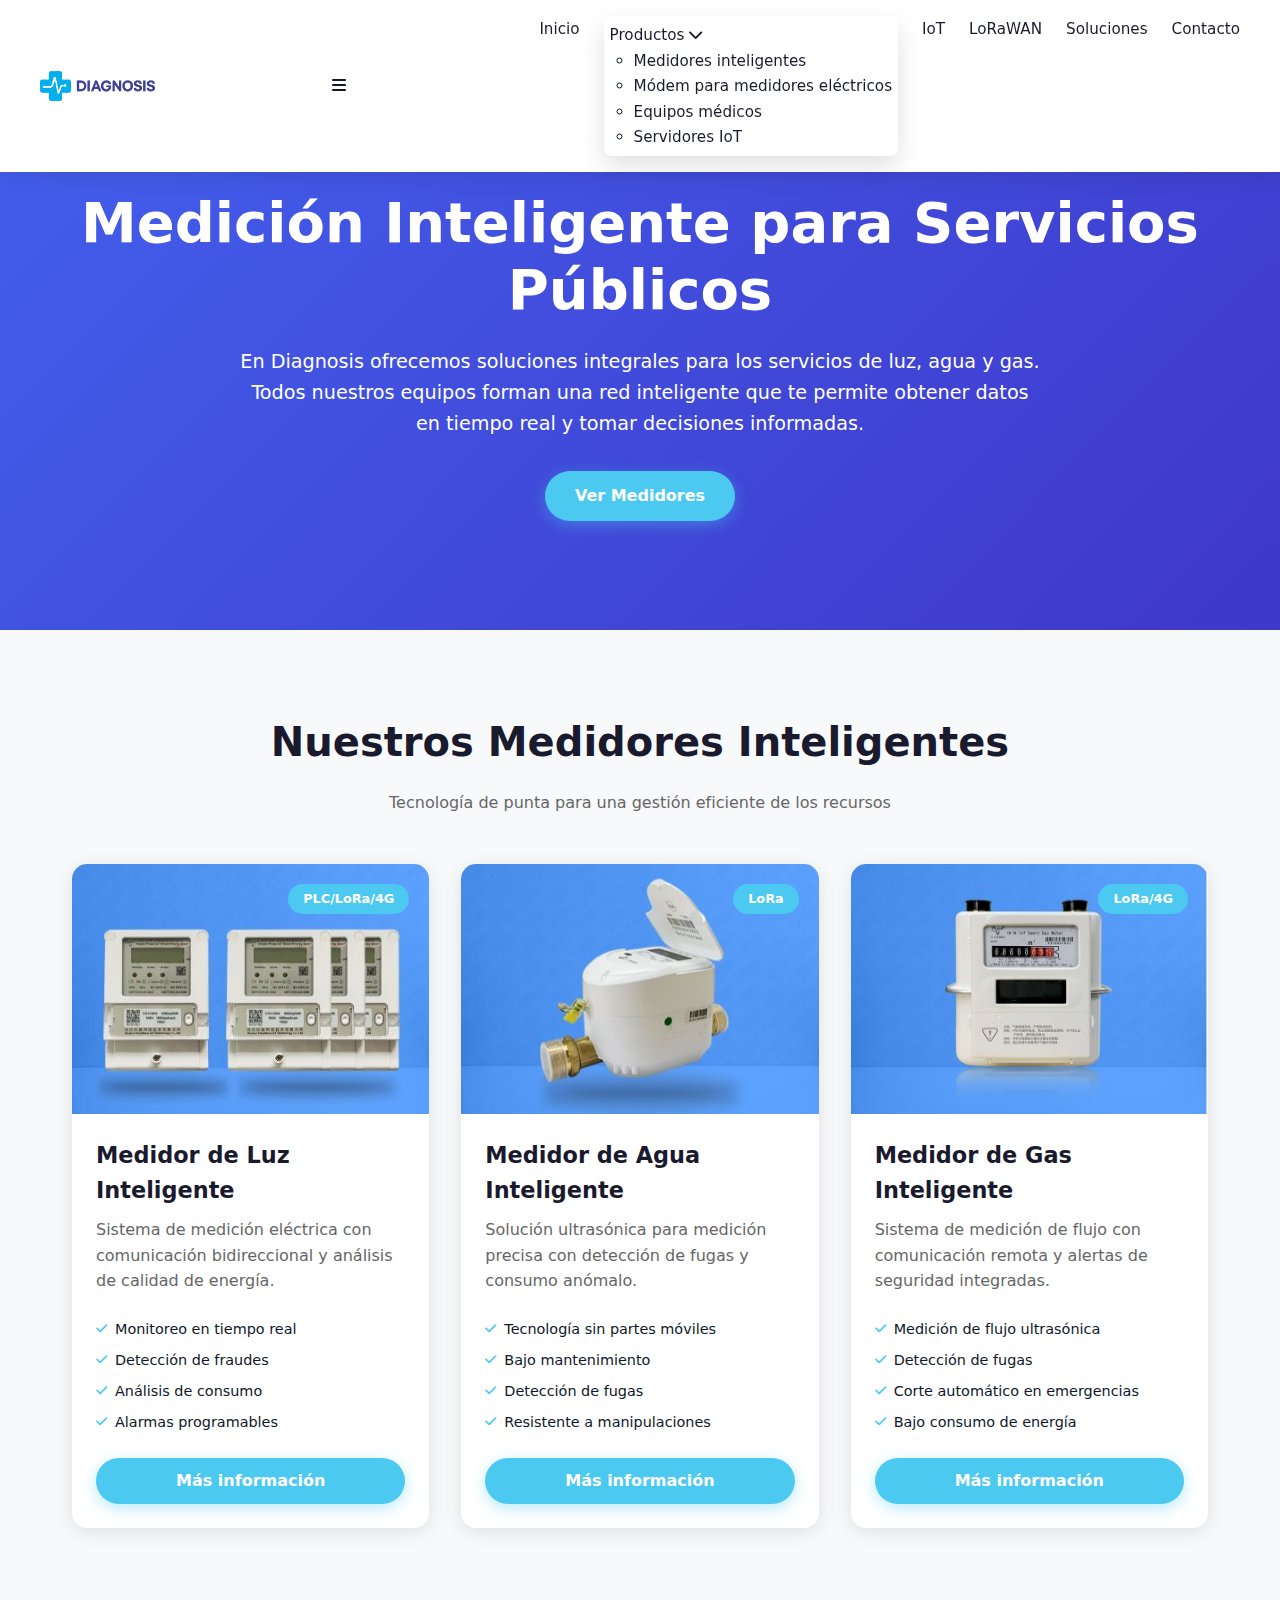
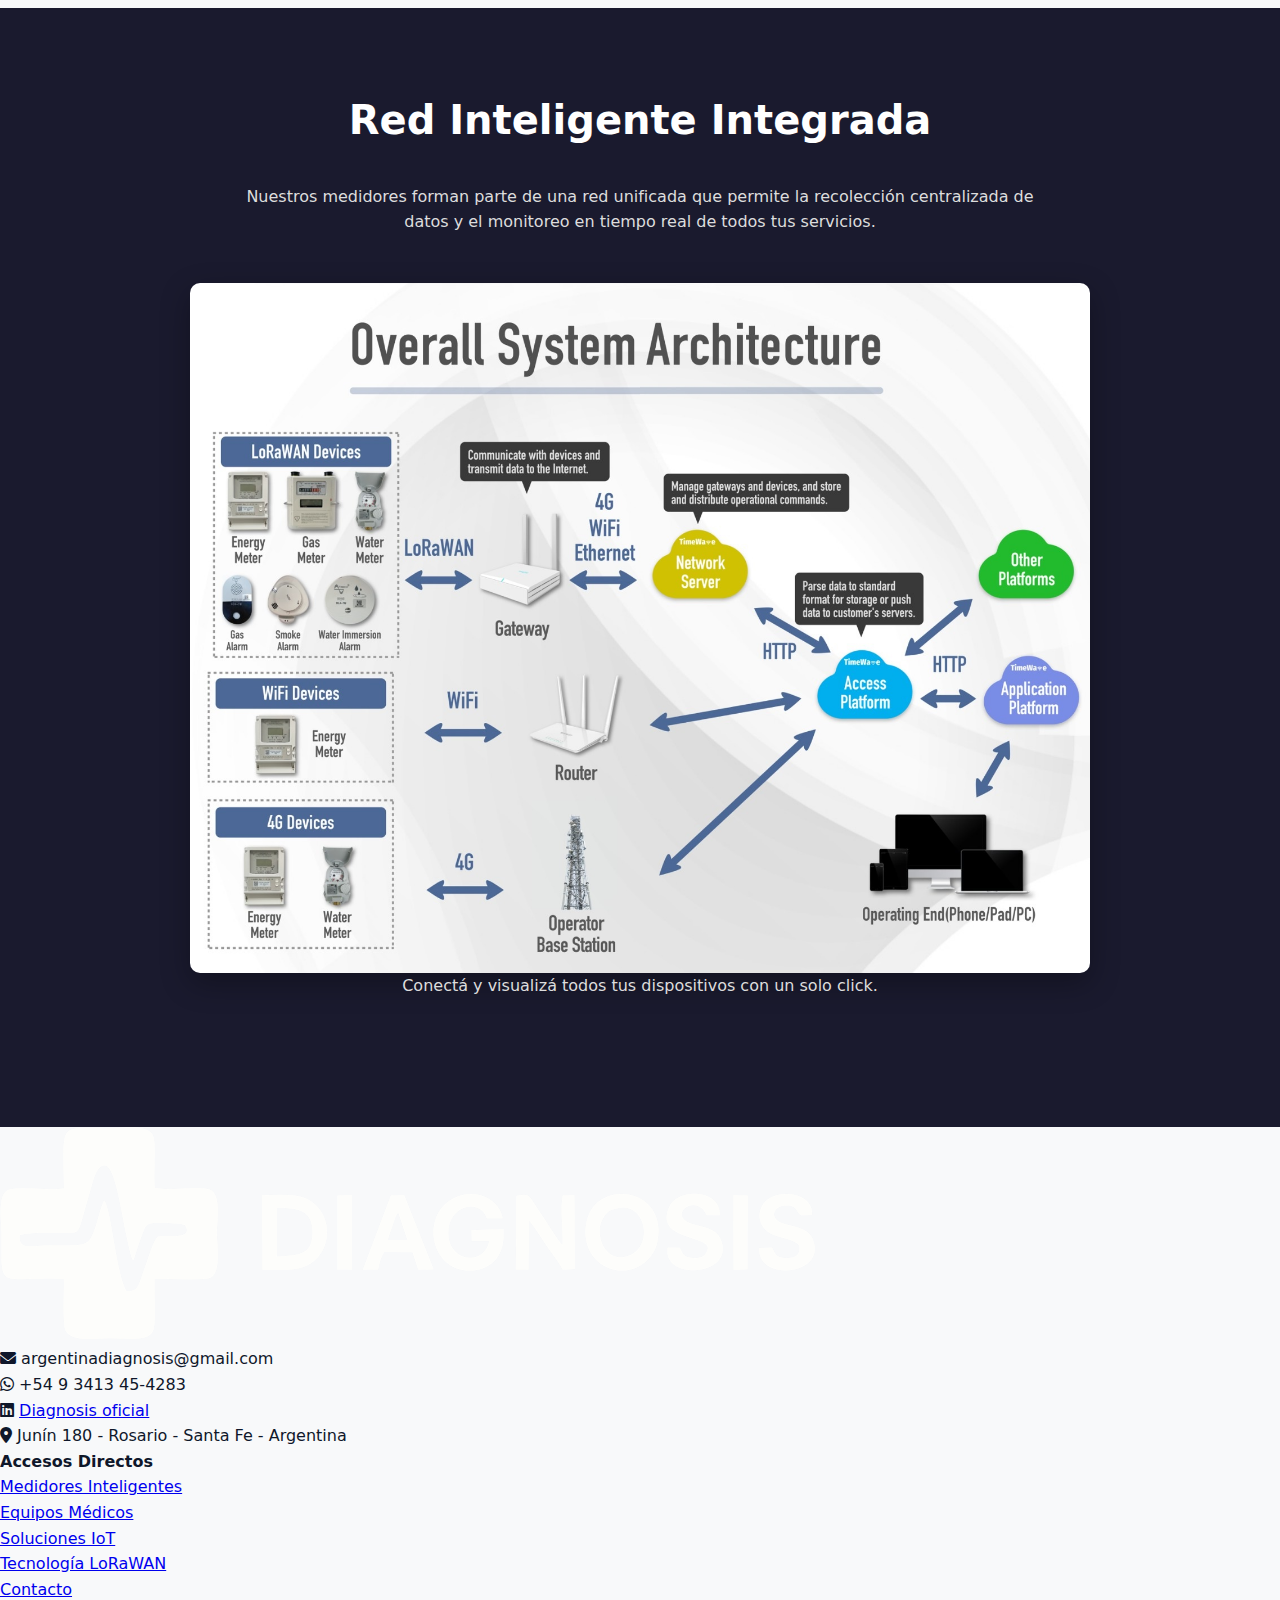
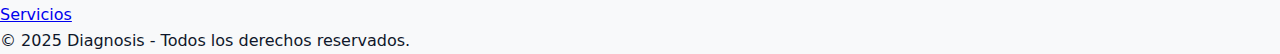
<file: medidores.html>
<!DOCTYPE html>
<html lang="es">

<head>
    <meta charset="UTF-8">
    <meta name="viewport" content="width=device-width, initial-scale=1.0">
    <title>Diagnosis</title>
    <link rel="stylesheet"
        href="https://fonts.googleapis.com/css2?family=Poppins:wght@300;400;500;600;700&display=swap">
    <link rel="stylesheet" href="https://cdnjs.cloudflare.com/ajax/libs/font-awesome/6.0.0-beta3/css/all.min.css">
    <style>
        :root {
            --primary-color: #4361ee;
            --secondary-color: #3f37c9;
            --accent-color: #4cc9f0;
            --dark-color: #1a1a2e;
            --light-color: #f8f9fa;
            --transition: all 0.3s ease;
            --shadow: 0 4px 20px rgba(0, 0, 0, 0.1);
            --shadow-hover: 0 15px 30px rgba(0, 0, 0, 0.2);
        }

        * {
            margin: 0;
            padding: 0;
            box-sizing: border-box;
        }

        body {
            font-family: 'Poppins', sans-serif;
            background-color: var(--light-color);
            color: var(--dark-color);
            line-height: 1.6;
            overflow-x: hidden;
        }

        /* Header */
        .appbar {
            background-color: white;
            box-shadow: var(--shadow);
            position: fixed;
            width: 100%;
            top: 0;
            z-index: 1000;
            padding: 1rem 2rem;
        }

        .navbar {
            display: flex;
            justify-content: space-between;
            align-items: center;
            max-width: 1200px;
            margin: 0 auto;
            width: 100%;
        }

        .logo {
            font-size: 1.5rem;
            font-weight: 700;
            color: var(--primary-color);
            text-decoration: none;
            display: flex;
            align-items: center;
            white-space: nowrap;
        }

        .logo i {
            margin-right: 10px;
            color: var(--accent-color);
        }

        .nav-links {
            display: flex;
            list-style: none;
        }

        .nav-links li {
            margin-left: 1.5rem;
        }

        .nav-links a {
            text-decoration: none;
            color: var(--dark-color);
            font-weight: 500;
            transition: var(--transition);
            position: relative;
            padding: 0.5rem 0;
            font-size: 0.95rem;
        }

        .nav-links a:hover {
            color: var(--primary-color);
        }

        .nav-links a::after {
            content: '';
            position: absolute;
            width: 0;
            height: 2px;
            background: var(--primary-color);
            bottom: 0;
            left: 0;
            transition: var(--transition);
        }

        .nav-links a:hover::after {
            width: 100%;
        }


        /* Hero Section */
        .hero {
            height: 70vh;
            min-height: 500px;
            display: flex;
            align-items: center;
            background: linear-gradient(135deg, var(--primary-color), var(--secondary-color));
            color: white;
            padding-top: 80px;
            position: relative;
            overflow: hidden;
        }

        .hero::before {
            content: '';
            position: absolute;
            top: 0;
            left: 0;
            width: 100%;
            height: 100%;
            background: url('https://images.unsplash.com/photo-1508514177221-188b1cf16e9d?ixlib=rb-1.2.1&auto=format&fit=crop&w=1350&q=80') center/cover;
            opacity: 0.2;
            z-index: 0;
        }

        .hero-content {
            max-width: 1200px;
            margin: 0 auto;
            padding: 2rem;
            position: relative;
            z-index: 1;
            text-align: center;
        }

        .hero h1 {
            font-size: clamp(2rem, 5vw, 3.5rem);
            margin-bottom: 1.5rem;
            line-height: 1.2;
        }

        .hero p {
            font-size: clamp(1rem, 2vw, 1.2rem);
            max-width: 800px;
            margin: 0 auto 2rem;
        }

        .cta-button {
            display: inline-block;
            background-color: var(--accent-color);
            color: white;
            padding: 12px 30px;
            border-radius: 30px;
            text-decoration: none;
            font-weight: 600;
            transition: var(--transition);
            box-shadow: 0 4px 15px rgba(76, 201, 240, 0.4);
        }

        .cta-button:hover {
            transform: translateY(-3px);
            box-shadow: 0 10px 25px rgba(76, 201, 240, 0.5);
        }

        /* Meter Grid */
        .meter-section {
            padding: 5rem 2rem;
            max-width: 1200px;
            margin: 0 auto;
        }

        .section-title {
            text-align: center;
            margin-bottom: 3rem;
        }

        .section-title h2 {
            font-size: clamp(1.8rem, 4vw, 2.5rem);
            color: var(--dark-color);
            margin-bottom: 1rem;
        }

        .section-title p {
            color: #666;
            max-width: 700px;
            margin: 0 auto;
        }

        .meter-grid {
            display: grid;
            grid-template-columns: repeat(auto-fit, minmax(350px, 1fr));
            gap: 2rem;
        }

        .meter-card {
            background: white;
            border-radius: 15px;
            overflow: hidden;
            box-shadow: var(--shadow);
            transition: var(--transition);
            position: relative;
        }

        .meter-card:hover {
            transform: translateY(-10px);
            box-shadow: var(--shadow-hover);
        }

        .meter-image {
            height: 250px;
            overflow: hidden;
            position: relative;
        }

        .meter-image img {
            width: 100%;
            height: 100%;
            object-fit: cover;
            transition: transform 0.5s ease;
        }

        .meter-card:hover .meter-image img {
            transform: scale(1.1);
        }

        .meter-badge {
            position: absolute;
            top: 20px;
            right: 20px;
            background-color: var(--accent-color);
            color: white;
            padding: 5px 15px;
            border-radius: 20px;
            font-size: 0.8rem;
            font-weight: 600;
        }

        .meter-info {
            padding: 1.5rem;
        }

        .meter-info h3 {
            font-size: 1.4rem;
            margin-bottom: 0.5rem;
            color: var(--dark-color);
        }

        .meter-info p {
            color: #666;
            margin-bottom: 1.5rem;
        }

        .meter-features {
            margin-bottom: 1.5rem;
        }

        .meter-features li {
            display: flex;
            align-items: center;
            margin-bottom: 0.5rem;
            font-size: 0.9rem;
        }

        .meter-features i {
            color: var(--accent-color);
            margin-right: 8px;
            font-size: 0.8rem;
        }

        .meter-price {
            font-size: 1.3rem;
            font-weight: 700;
            color: var(--primary-color);
            margin-bottom: 1rem;
        }

        /* Network Section */
        .network-section {
            background-color: var(--dark-color);
            color: white;
            padding: 5rem 2rem;
            text-align: center;
        }

        .network-container {
            max-width: 1200px;
            margin: 0 auto;
        }

        .network-container h2 {
            font-size: clamp(1.8rem, 4vw, 2.5rem);
            margin-bottom: 2rem;
        }

        .network-container p {
            max-width: 800px;
            margin: 0 auto 3rem;
            color: #ddd;
        }

        .network-image {
            max-width: 900px;
            margin: 0 auto;
            border-radius: 10px;
            overflow: hidden;
            box-shadow: 0 10px 30px rgba(0, 0, 0, 0.3);
        }

        .network-image img {
            width: 100%;
            display: block;
        }

        /* Responsive */
        @media (max-width: 768px) {
            .hero {
                height: 60vh;
                min-height: 400px;
            }

            .meter-grid {
                grid-template-columns: 1fr;
            }
        }

        /* Contact Section */
        .contact-section {
            background-color: var(--dark-color);
            color: white;
            padding: 5rem 2rem;
            text-align: center;
        }

        .contact-container {
            max-width: 800px;
            margin: 0 auto;
        }

        .contact-container h2 {
            font-size: clamp(1.8rem, 4vw, 2.5rem);
            margin-bottom: 1.5rem;
        }

        .contact-container p {
            opacity: 0.9;
            margin-bottom: 2rem;
        }

      
        /* Responsive */
        @media (max-width: 768px) {
            .menu-toggle {
                display: block;
            }

            .nav-links {
                position: fixed;
                top: 80px;
                left: -100%;
                width: 100%;
                height: calc(100vh - 80px);
                background: white;
                flex-direction: column;
                align-items: center;
                justify-content: flex-start;
                transition: var(--transition);
                padding-top: 2rem;
            }

            .nav-links.active {
                left: 0;
            }

            .nav-links li {
                margin: 1rem 0;
            }

            .server-hero {
                height: 50vh;
                min-height: 400px;
            }

            .datacenter-container {
                grid-template-columns: 1fr;
                text-align: center;
            }
        }

        @media (max-width: 480px) {
            .server-hero {
                height: 60vh;
            }

            .footer-links {
                flex-direction: column;
                gap: 1rem;
            }
        }
        
    </style>
</head>
<link rel="icon" href="img/icono.png" type="image/png">

<!-- Google Fonts -->
<link rel="stylesheet" href="https://fonts.googleapis.com/css2?family=Poppins:wght@300;400;500;600;700&display=swap">

<!-- Font Awesome -->
<link rel="stylesheet" href="https://cdnjs.cloudflare.com/ajax/libs/font-awesome/6.0.0-beta3/css/all.min.css">

<!-- Tu CSS -->
<link rel="stylesheet" href="styles.css">

<body>
      <!-- AppBar Moderna -->
       <header class="appbar">
    <nav class="navbar">
        <a href="index.html" class="logo">
            <img src="img/logo2.png" alt="Logo Diagnosis"
                style="height: 30px; vertical-align: middle; margin-right: 8px;">
        </a>

        <div class="menu-toggle">
            <i class="fas fa-bars"></i>
        </div>

        <ul class="nav-links" id="nav-links">
            <li><a href="index.html">Inicio</a></li>
            <li class="dropdown">
                <a href="#productos">Productos <i class="fas fa-chevron-down"></i></a>
                <ul class="dropdown-menu">
                    <li><a href="medidores.html">Medidores inteligentes</a></li>
                    <li><a href="modem.html">Módem para medidores eléctricos</a></li>
                    <li><a href="equipos_medicos.html">Equipos médicos</a></li>          
                    <li><a href="servidores.html">Servidores IoT</a></li>
                </ul>
            </li>
            <li><a href="index.html#iot">IoT</a></li>
            <li><a href="index.html#lorawan">LoRaWAN</a></li>
            <li><a href="index.html#soluciones">Soluciones</a></li>
            <li><a href="contacto.html">Contacto</a></li>
        </ul>
    </nav>
</header>


    <!-- Hero Section -->
    <section class="hero">
        <div class="hero-content">
            <h1>Medición Inteligente para Servicios Públicos</h1>
            <p>En Diagnosis ofrecemos soluciones integrales para los servicios de luz, agua y gas. Todos nuestros
                equipos forman una red inteligente que te permite obtener datos en tiempo real y tomar decisiones
                informadas.</p>
            <a href="#medidores" class="cta-button">Ver Medidores</a>
        </div>
    </section>

    <!-- Meter Grid Section -->
    <section class="meter-section animate-zoom" id="medidores">
        <div class="section-title">
            <h2>Nuestros Medidores Inteligentes</h2>
            <p>Tecnología de punta para una gestión eficiente de los recursos</p>
        </div>

        <div class="meter-grid">
            <!-- Medidor de Luz -->
            <div class="meter-card">
                <div class="meter-image">
                    <img src="img/medidor_luz.JPG" alt="Medidor de Luz Inteligente">
                    <span class="meter-badge">PLC/LoRa/4G</span>
                </div>
                <div class="meter-info">
                    <h3>Medidor de Luz Inteligente</h3>
                    <p>Sistema de medición eléctrica con comunicación bidireccional y análisis de calidad de energía.
                    </p>

                    <ul class="meter-features">
                        <li><i class="fas fa-check"></i> Monitoreo en tiempo real</li>
                        <li><i class="fas fa-check"></i> Detección de fraudes</li>
                        <li><i class="fas fa-check"></i> Análisis de consumo</li>
                        <li><i class="fas fa-check"></i> Alarmas programables</li>
                    </ul>


                    <a href="medidor_luz.html" class="cta-button"
                        style="display: inline-block; width: 100%; text-align: center; padding: 10px;">Más
                        información</a>
                </div>
            </div>

            <!-- Medidor de Agua -->
            <div class="meter-card">
                <div class="meter-image">
                    <img src="img/medidor_agua.JPG" alt="Medidor de Agua Inteligente">
                    <span class="meter-badge">LoRa</span>
                </div>
                <div class="meter-info">
                    <h3>Medidor de Agua Inteligente</h3>
                    <p>Solución ultrasónica para medición precisa con detección de fugas y consumo anómalo.</p>

                    <ul class="meter-features">
                        <li><i class="fas fa-check"></i> Tecnología sin partes móviles</li>
                        <li><i class="fas fa-check"></i> Bajo mantenimiento</li>
                        <li><i class="fas fa-check"></i> Detección de fugas</li>
                        <li><i class="fas fa-check"></i> Resistente a manipulaciones</li>
                    </ul>


                    <a href="medidor_agua.html" class="cta-button"
                        style="display: inline-block; width: 100%; text-align: center; padding: 10px;">Más
                        información</a>
                </div>
            </div>

            <!-- Medidor de Gas -->
            <div class="meter-card">
                <div class="meter-image">
                    <img src="img/medidor_gas.JPG" alt="Medidor de Gas Inteligente">
                    <span class="meter-badge">LoRa/4G</span>
                </div>
                <div class="meter-info">
                    <h3>Medidor de Gas Inteligente</h3>
                    <p>Sistema de medición de flujo con comunicación remota y alertas de seguridad integradas.</p>

                    <ul class="meter-features">
                        <li><i class="fas fa-check"></i> Medición de flujo ultrasónica</li>
                        <li><i class="fas fa-check"></i> Detección de fugas</li>
                        <li><i class="fas fa-check"></i> Corte automático en emergencias</li>
                        <li><i class="fas fa-check"></i> Bajo consumo de energía</li>
                    </ul>


                    <a href="medidor_gas.html" class="cta-button"
                        style="display: inline-block; width: 100%; text-align: center; padding: 10px;">Más
                        información</a>
                </div>
            </div>
        </div>
    </section>
    <!-- Network Section -->
    <section class="network-section animate-up">
        <div class="network-container">
            <h2>Red Inteligente Integrada</h2>
            <p>Nuestros medidores forman parte de una red unificada que permite la recolección centralizada de datos y
                el monitoreo en tiempo real de todos tus servicios.</p>

            <div class="network-image">
                <img src="img/solucionCompleta.jpg" alt="Red de Medidores Inteligentes">
            </div>
            <p>Conectá y visualizá todos tus dispositivos con un solo click.</p>
        </div>
    </section>

    <!-- Footer -->
    <div id="footer-placeholder"></div>    
    <script src="script.js"></script>


</body>

</html>
</file>
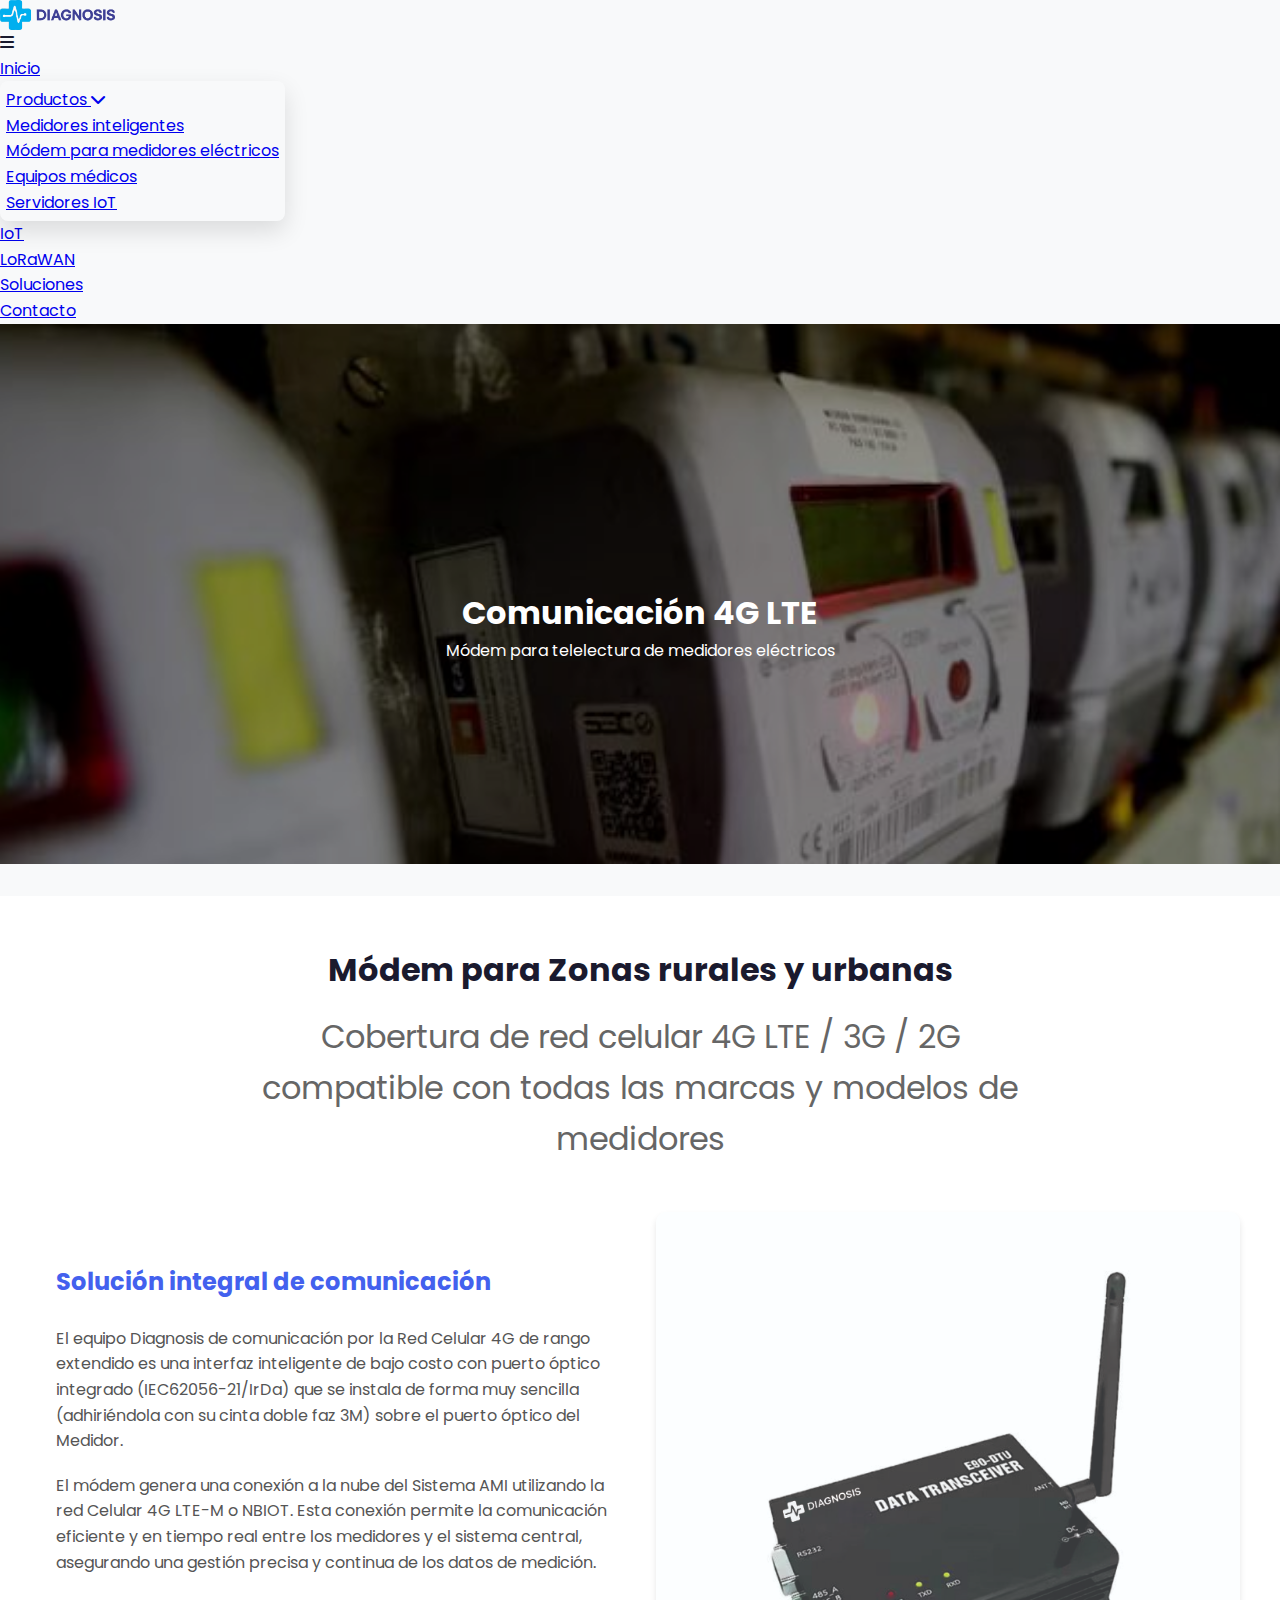
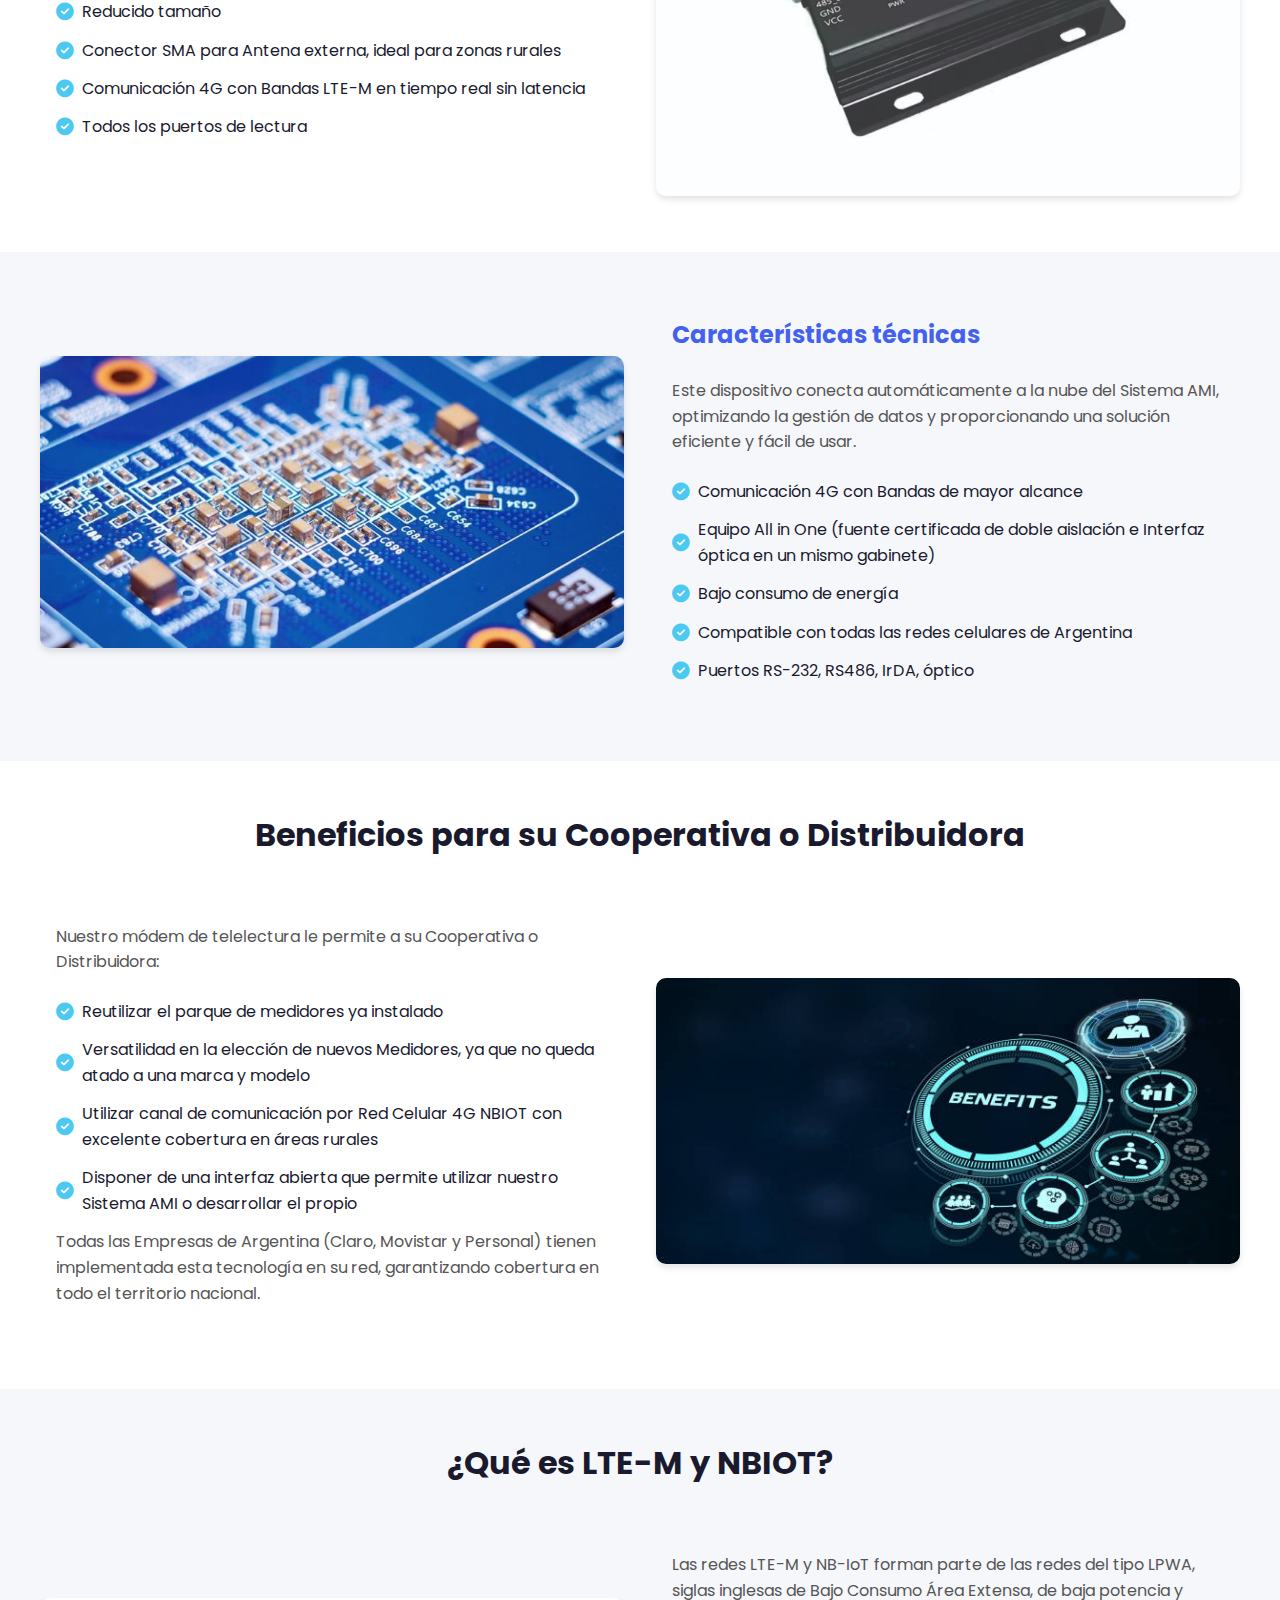
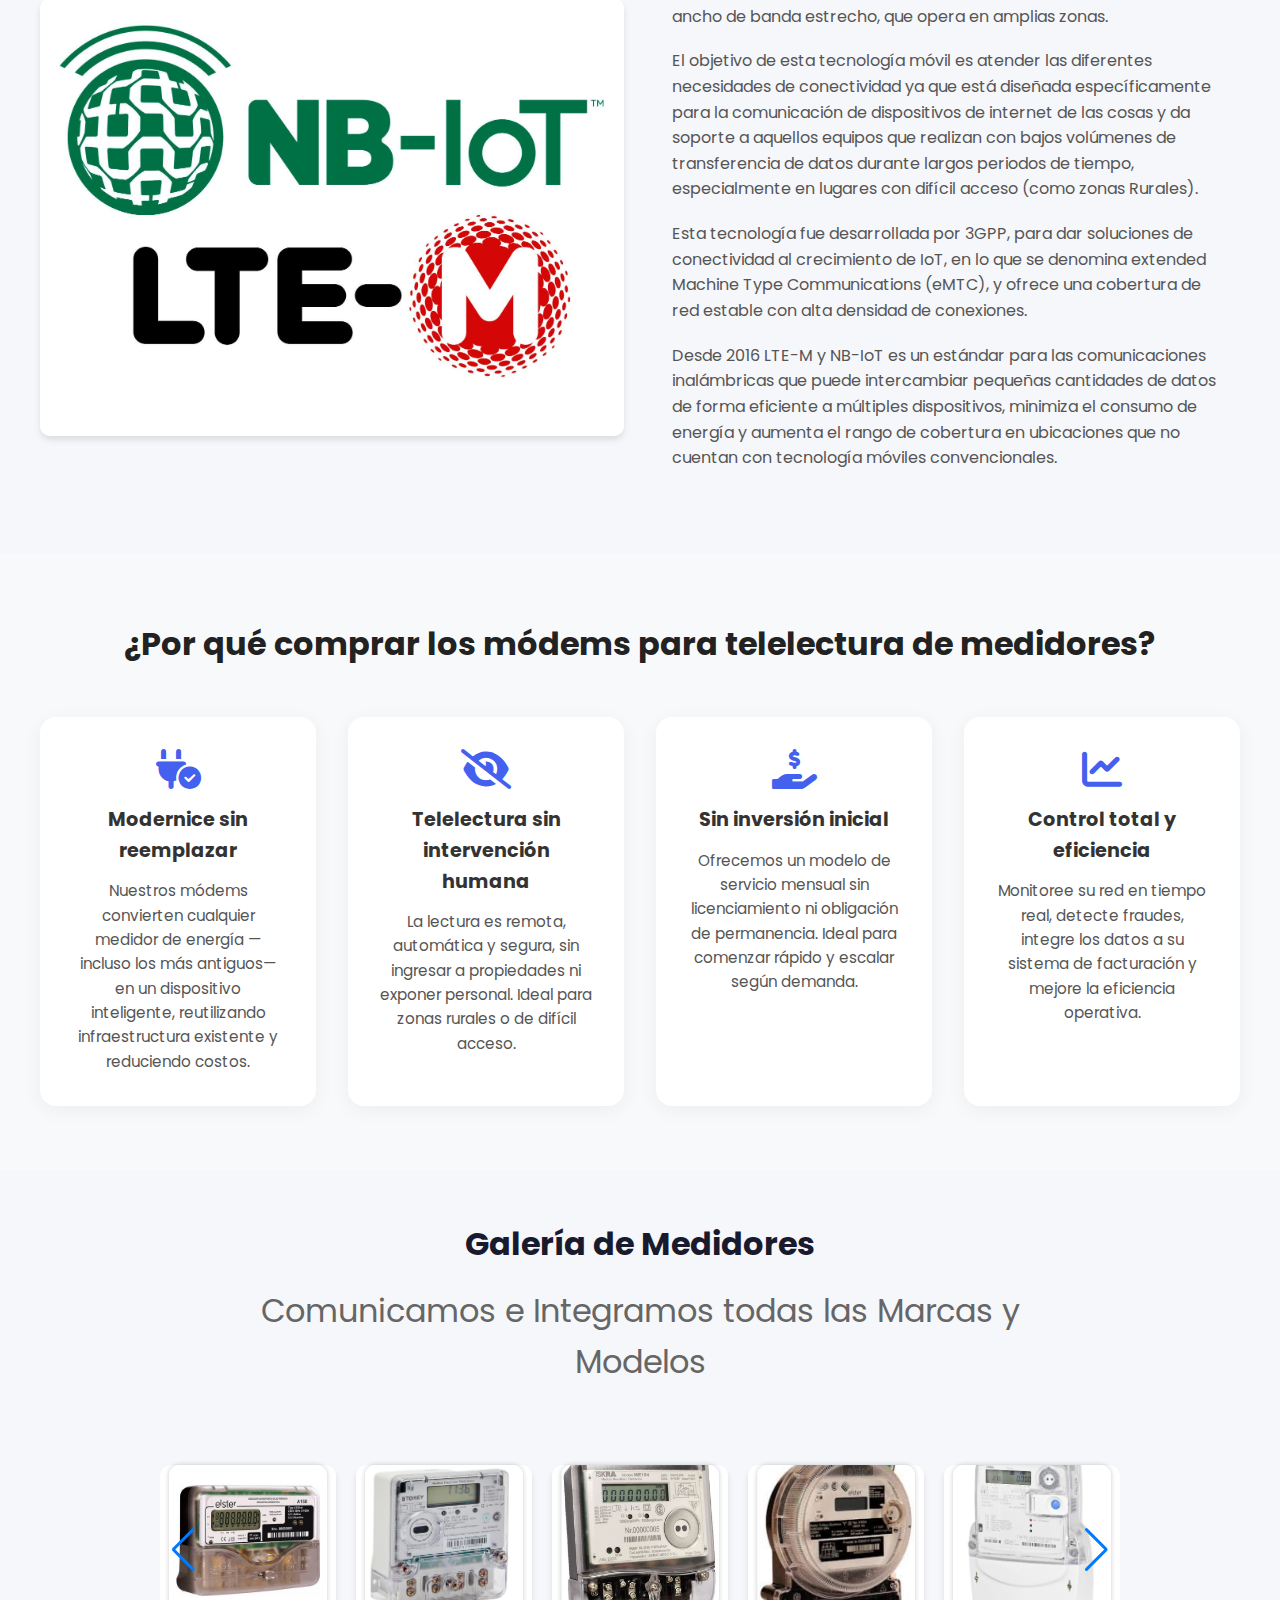
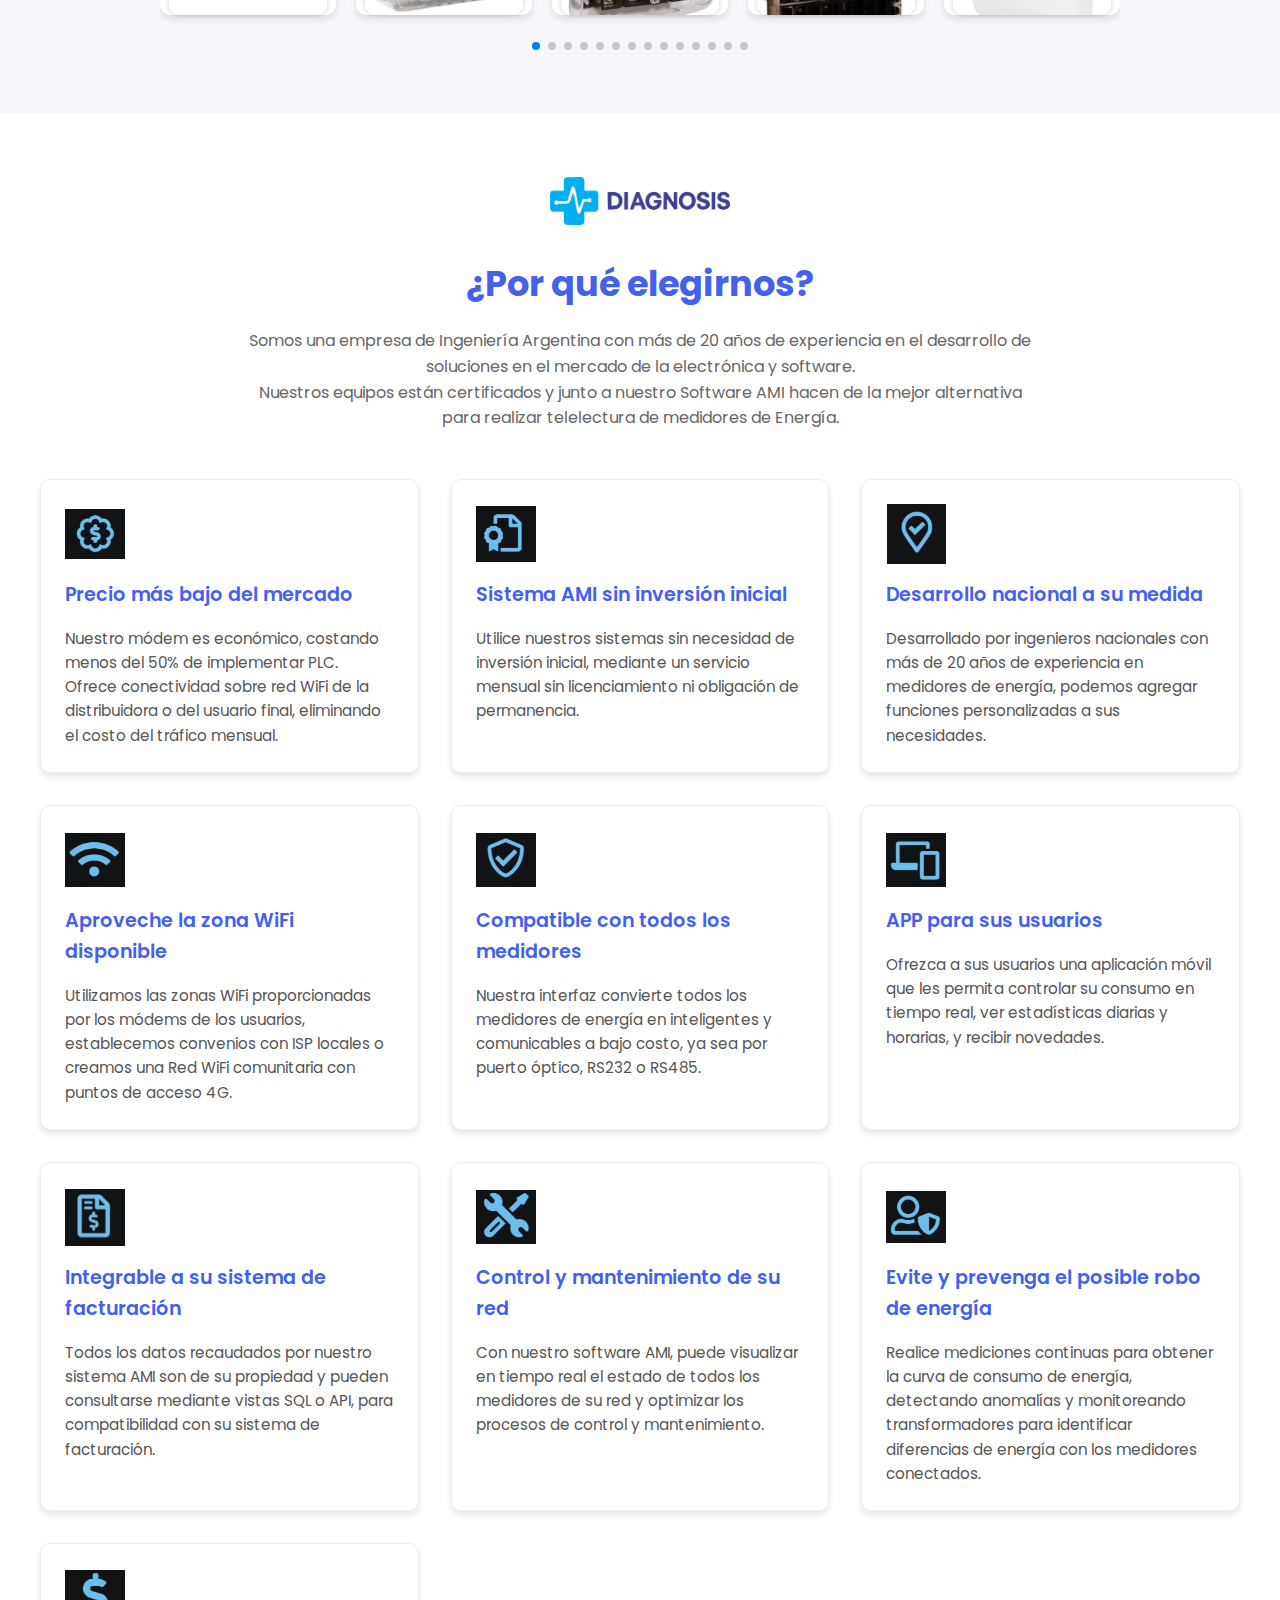
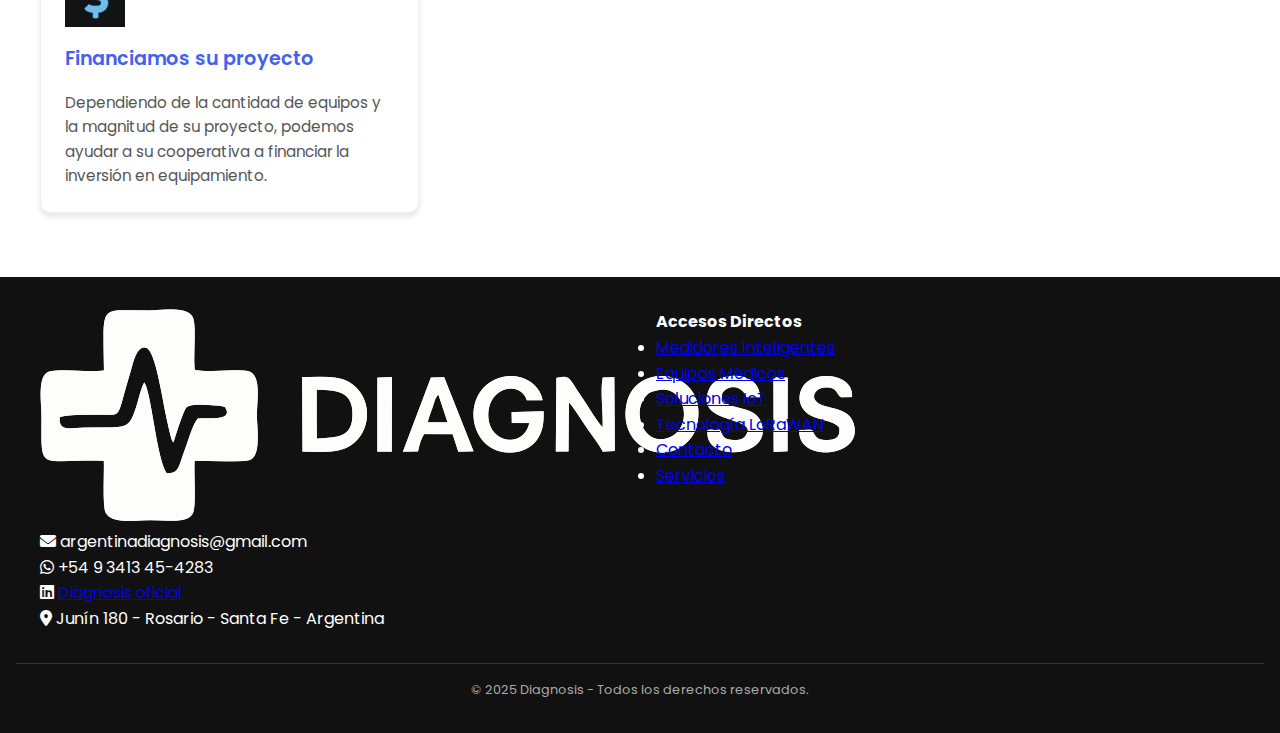
<file: modem.html>
<!DOCTYPE html>
<html lang="es">
        <link rel="stylesheet" href="styles.css">
<head>
    <meta charset="UTF-8">
    <meta name="viewport" content="width=device-width, initial-scale=1.0">
    <title>Diagnosis</title>

    <!-- Ícono en la pestaña del navegador (favicon) -->
    <link rel="icon" href="img/icono.png" type="image/png">
<link rel="stylesheet" href="https://cdnjs.cloudflare.com/ajax/libs/font-awesome/6.4.0/css/all.min.css">

    <!-- Google Fonts -->
    <link rel="stylesheet"
        href="https://fonts.googleapis.com/css2?family=Poppins:wght@300;400;500;600;700&display=swap">

    <!-- Font Awesome -->
    <link rel="stylesheet" href="https://cdnjs.cloudflare.com/ajax/libs/font-awesome/6.0.0-beta3/css/all.min.css">

    <!-- Tu CSS -->
    <link rel="stylesheet" href="styles.css">
    <style>
        :root {
            --primary-color: #4361ee;
            --secondary-color: #3f37c9;
            --accent-color: #4cc9f0;
            --dark-color: #1a1a2e;
            --light-color: #f8f9fa;
            --transition: all 0.3s ease;
            --shadow: 0 4px 6px rgba(0, 0, 0, 0.1);
        }

        * {
            margin: 0;
            padding: 0;
            box-sizing: border-box;
            font-family: 'Poppins', sans-serif;
        }

        body {
            background-color: var(--light-color);
            color: var(--dark-color);
            line-height: 1.6;
        }      
       /* Hero Section */
.hero {
    height: 60vh;
    min-height: 400px;
    display: flex;
    align-items: center;
    justify-content: center;
    text-align: center;
    padding: 80px 1rem 1rem;
    margin-bottom: 2rem;
    color: white;

    background-image: url('img/medidores_wall.JPG'); /* ← TU IMAGEN */
    background-size: cover;                  /* que cubra todo */
    background-position: center;             /* centrada */
    background-repeat: no-repeat;            /* que no se repita */
    
    /* Podés agregar un overlay si el texto no se ve bien */
    position: relative;
}

.hero::before {
    content: "";
    position: absolute;
    inset: 0;
    background: rgba(0, 0, 0, 0.4); /* oscurece un poco la imagen */
    z-index: 1;
}

.hero-content {
    position: relative;
    z-index: 2;
    max-width: 1200px;
    margin: 0 auto;
    padding: 2rem;
    width: 100%;
}

.modem-advantages {
  padding: 4rem 1rem;
  background-color: #f8f9fa;
}

.section-title {
  text-align: center;
  font-size: 2rem;
  margin-bottom: 2.5rem;
  color: #222;
}

.subtitulo-modem {
  font-size: 2rem; /* Tamaño normal */
}

@media (max-width: 768px) {
  .subtitulo-modem {
    font-size: 0.85rem;
    line-height: 1.4;
  }
}

@media (max-width: 480px) {
  .subtitulo-modem {
    font-size: 0.8rem;
  }
}


.advantages-grid {
  display: grid;
  grid-template-columns: repeat(auto-fit, minmax(260px, 1fr));
  gap: 2rem;
  max-width: 1200px;
  margin: 0 auto;
}

.advantage-card {
  background-color: white;
  padding: 2rem;
  border-radius: 1rem;
  box-shadow: 0 4px 20px rgba(0,0,0,0.05);
  text-align: center;
  transition: transform 0.3s ease;
}

.advantage-card:hover {
  transform: translateY(-5px);
}

.advantage-card i {
  font-size: 2.5rem;
  color: var(--primary-color);
  margin-bottom: 1rem;
}

.advantage-card h3 {
  font-size: 1.2rem;
  margin-bottom: 0.8rem;
  color: #333;
}

.advantage-card p {
  font-size: 0.95rem;
  color: #555;
}

        /* Info Sections */
        .info-section {
            padding: 3rem 1rem;
            background-color: white;
        }

        .info-section.dark-section {
            background-color: #f5f7fa;
        }

        .section-container {
            max-width: 1000px;
            margin: 0 auto;
        }

        .section-title {
            text-align: center;
            margin-bottom: 3rem;
        }

        .section-title h2 {
            font-size: clamp(1.8rem, 4vw, 2.0rem);
            color: var(--dark-color);
            margin-bottom: 1rem;
        }

        .section-title p {
            color: #666;
            max-width: 800px;
            margin: 0 auto;
        }

        .info-content {
            display: grid;
            grid-template-columns: repeat(auto-fit, minmax(300px, 1fr));
            gap: 2rem;
            align-items: center;
        }

        .info-text {
            padding: 1rem;
        }

        .info-text h3 {
            font-size: 1.5rem;
            margin-bottom: 1.5rem;
            color: var(--primary-color);
        }

        .info-text p {
            margin-bottom: 1.2rem;
            color: #555;
        }

        .features-list {
            list-style: none;
            margin-top: 1.5rem;
        }

        .features-list li {
            margin-bottom: 0.8rem;
            display: flex;
            align-items: center;
        }

        .features-list i {
            color: var(--accent-color);
            margin-right: 0.5rem;
            font-size: 1.1rem;
        }

        .info-image {
            position: relative;
            text-align: center;
        }

        .info-image img {
            max-width: 100%;
            border-radius: 10px;
            box-shadow: var(--shadow);
        }

        /* Footer */
        .footer {
            background-color: #111;
            color: #fff;
            padding: 2rem 1rem;
        }

        .footer-container {
            max-width: 1200px;
            margin: 0 auto;
            display: grid;
            grid-template-columns: repeat(auto-fit, minmax(250px, 1fr));
            gap: 2rem;
        }

        .footer-copyright {
            text-align: center;
            color: #aaa;
            font-size: 0.8rem;
            margin-top: 2rem;
            padding-top: 1rem;
            border-top: 1px solid #333;
            grid-column: 1 / -1;
        }

    
                :root {
            --primary-color: #4361ee;
            --secondary-color: #3f37c9;
            --accent-color: #4cc9f0;
            --dark-color: #1a1a2e;
            --light-color: #f8f9fa;
            --transition: all 0.3s ease;
            --shadow: 0 4px 6px rgba(0, 0, 0, 0.1);
        }

        * {
            margin: 0;
            padding: 0;
            box-sizing: border-box;
            font-family: 'Poppins', sans-serif;
        }

        body {
            background-color: var(--light-color);
            color: var(--dark-color);
            line-height: 1.6;
        }

        /* Sección Demitec */
        .demitec-section {
            padding: 4rem 1rem;
            background-color: white;
        }

        .section-container {
            max-width: 1200px;
            margin: 0 auto;
        }

        .section-header {
            text-align: center;
            margin-bottom: 3rem;
        }

        .section-header h2 {
            font-size: 2.2rem;
            color: var(--primary-color);
            margin-bottom: 1rem;
        }

        .section-header p {
            color: #666;
            max-width: 800px;
            margin: 0 auto;
        }

        .demitec-logo {
            width: 180px;
            margin-bottom: 1.5rem;
        }

        /* Grid de beneficios */
        .benefits-grid {
            display: grid;
            grid-template-columns: repeat(auto-fit, minmax(300px, 1fr));
            gap: 2rem;
        }

        .benefit-card {
            background: white;
            border-radius: 10px;
            padding: 1.5rem;
            box-shadow: var(--shadow);
            transition: var(--transition);
            border: 1px solid #eee;
            display: flex;
            flex-direction: column;
        }

        .benefit-card:hover {
            transform: translateY(-5px);
            box-shadow: 0 10px 20px rgba(0, 0, 0, 0.1);
        }

        .benefit-icon {
            width: 60px;
            height: 60px;
            margin-bottom: 1rem;
            object-fit: contain;
        }

        .benefit-title {
            font-size: 1.2rem;
            color: var(--primary-color);
            margin-bottom: 1rem;
            font-weight: 600;
        }

        .benefit-description {
            color: #555;
            font-size: 0.95rem;
            flex-grow: 1;
        }

        /* Responsive */
        @media (max-width: 768px) {
            .section-header h2 {
                font-size: 1.8rem;
            }
            
            .benefits-grid {
                grid-template-columns: 1fr;
            }
             .section-title h2 {
            font-size: clamp(1.0rem, 4vw, 1.2rem);
            color: var(--dark-color);
            margin-bottom: 1rem;
        }
        }

        @media (max-width: 480px) {
            .section-header h2 {
                font-size: 1.6rem;
            }
            
            .demitec-logo {
                width: 150px;
            }
               .section-title h2 {
            font-size: clamp(1.0rem, 4vw, 1.2rem);
            color: var(--dark-color);
            margin-bottom: 1rem;
        }
        }
    </style>
    <link rel="stylesheet" href="https://cdnjs.cloudflare.com/ajax/libs/font-awesome/6.0.0-beta3/css/all.min.css">
</head>

<body>
      <!-- AppBar Moderna -->
       <header class="appbar">
    <nav class="navbar">
        <a href="index.html" class="logo">
            <img src="img/logo2.png" alt="Logo Diagnosis"
                style="height: 30px; vertical-align: middle; margin-right: 8px;">
        </a>

        <div class="menu-toggle">
            <i class="fas fa-bars"></i>
        </div>

        <ul class="nav-links" id="nav-links">
            <li><a href="index.html">Inicio</a></li>
            <li class="dropdown">
                <a href="#productos">Productos <i class="fas fa-chevron-down"></i></a>
                <ul class="dropdown-menu">
                    <li><a href="medidores.html">Medidores inteligentes</a></li>
                    <li><a href="modem.html">Módem para medidores eléctricos</a></li>
                    <li><a href="equipos_medicos.html">Equipos médicos</a></li>          
                    <li><a href="servidores.html">Servidores IoT</a></li>
                </ul>
            </li>
            <li><a href="index.html#iot">IoT</a></li>
            <li><a href="index.html#lorawan">LoRaWAN</a></li>
            <li><a href="index.html#soluciones">Soluciones</a></li>
            <li><a href="contacto.html">Contacto</a></li>
        </ul>
    </nav>
</header>


    <!-- Hero Section -->
    <section class="hero">
  <div class="hero-content">
    <h1>Comunicación 4G LTE</h1>
    <p>Módem para telelectura de medidores eléctricos</p>
  </div>
</section>

    <!-- Sección 1 -->
    <section class="info-section animate-zoom" >
        <div class="section-container">
            <div class="section-title">
                <h2>Módem para Zonas rurales y urbanas</h2>                
                <p class="subtitulo-modem">Cobertura de red celular 4G LTE / 3G / 2G compatible con todas las marcas y modelos de medidores</p>

            </div>
            
            <div class="info-content" >
                <div class="info-text">
                    <h3>Solución integral de comunicación</h3>
                    <p>El equipo Diagnosis de comunicación por la Red Celular 4G de rango extendido es una interfaz inteligente de bajo costo con puerto óptico integrado (IEC62056-21/IrDa) que se instala de forma muy sencilla (adhiriéndola con su cinta doble faz 3M) sobre el puerto óptico del Medidor.</p>
                    
                    <p>El módem genera una conexión a la nube del Sistema AMI utilizando la red Celular 4G LTE-M o NBIOT. Esta conexión permite la comunicación eficiente y en tiempo real entre los medidores y el sistema central, asegurando una gestión precisa y continua de los datos de medición.</p>
                    
                    <ul class="features-list">
                        <li><i class="fas fa-check-circle"></i> Reducido tamaño</li>
                        <li><i class="fas fa-check-circle"></i> Conector SMA para Antena externa, ideal para zonas rurales</li>
                        <li><i class="fas fa-check-circle"></i> Comunicación 4G con Bandas LTE-M en tiempo real sin latencia</li>
                        <li><i class="fas fa-check-circle"></i> Todos los puertos de lectura</li>
                    </ul>
                </div>
                
                <div class="info-image">
                    <img src="img/modem_diagnosis.JPG" alt="DEMI-LTEM en zona rural">
                </div>
            </div>
        </div>
    </section>

    <!-- Sección 2 (dark) -->
    <section class="info-section dark-section animate-zoom">
        <div class="section-container">
            <div class="info-content">
                <div class="info-image">
                    <img src="img/modem_caracteristicas.jpg" alt="Instalación DEMI-LTEM">
                </div>
                
                <div class="info-text">
                    <h3>Características técnicas</h3>
                    <p>Este dispositivo conecta automáticamente a la nube del Sistema AMI, optimizando la gestión de datos y proporcionando una solución eficiente y fácil de usar.</p>
                    
                    <ul class="features-list">
                        <li><i class="fas fa-check-circle"></i> Comunicación 4G con Bandas de mayor alcance</li>
                        <li><i class="fas fa-check-circle"></i> Equipo All in One (fuente certificada de doble aislación e Interfaz óptica en un mismo gabinete)</li>
                        <li><i class="fas fa-check-circle"></i> Bajo consumo de energía</li>
                        <li><i class="fas fa-check-circle"></i> Compatible con todas las redes celulares de Argentina</li>
                        <li><i class="fas fa-check-circle"></i> Puertos RS-232, RS486, IrDA, óptico</li>
                    </ul>
                </div>
            </div>
        </div>
    </section>

    <!-- Sección 3 -->
    <section class="info-section">
        <div class="section-container">
            <div class="section-title">
                <h2>Beneficios para su Cooperativa o Distribuidora</h2>
            </div>
            
            <div class="info-content">
                <div class="info-text">
                    <p>Nuestro módem de telelectura le permite a su Cooperativa o Distribuidora:</p>
                    
                    <ul class="features-list">
                        <li><i class="fas fa-check-circle"></i> Reutilizar el parque de medidores ya instalado</li>
                        <li><i class="fas fa-check-circle"></i> Versatilidad en la elección de nuevos Medidores, ya que no queda atado a una marca y modelo</li>
                        <li><i class="fas fa-check-circle"></i> Utilizar canal de comunicación por Red Celular 4G NBIOT con excelente cobertura en áreas rurales</li>
                        <li><i class="fas fa-check-circle"></i> Disponer de una interfaz abierta que permite utilizar nuestro Sistema AMI o desarrollar el propio</li>
                    </ul>
                    
                    <p>Todas las Empresas de Argentina (Claro, Movistar y Personal) tienen implementada esta tecnología en su red, garantizando cobertura en todo el territorio nacional.</p>
                </div>
                
                <div class="info-image">
                    <img src="img/modem_beneficios.jpg" alt="Cobertura rural">
                </div>
            </div>
        </div>
    </section>

    <!-- Sección 4 (dark) -->
    <section class="info-section dark-section">
        <div class="section-container">
            <div class="section-title">
                <h2>¿Qué es LTE-M y NBIOT?</h2>
            </div>
            
            <div class="info-content">
                <div class="info-image">
                    <img src="img/nbiot.jpg" alt="Tecnología LTE-M/NBIOT">
                </div>
                
                <div class="info-text">
                    <p>Las redes LTE-M y NB-IoT forman parte de las redes del tipo LPWA, siglas inglesas de Bajo Consumo Área Extensa, de baja potencia y ancho de banda estrecho, que opera en amplias zonas.</p>
                    
                    <p>El objetivo de esta tecnología móvil es atender las diferentes necesidades de conectividad ya que está diseñada específicamente para la comunicación de dispositivos de internet de las cosas y da soporte a aquellos equipos que realizan con bajos volúmenes de transferencia de datos durante largos periodos de tiempo, especialmente en lugares con difícil acceso (como zonas Rurales).</p>
                    
                    <p>Esta tecnología fue desarrollada por 3GPP, para dar soluciones de conectividad al crecimiento de IoT, en lo que se denomina extended Machine Type Communications (eMTC), y ofrece una cobertura de red estable con alta densidad de conexiones.</p>
                    
                    <p>Desde 2016 LTE-M y NB-IoT es un estándar para las comunicaciones inalámbricas que puede intercambiar pequeñas cantidades de datos de forma eficiente a múltiples dispositivos, minimiza el consumo de energía y aumenta el rango de cobertura en ubicaciones que no cuentan con tecnología móviles convencionales.</p>
                </div>
            </div>
        </div>
    </section>

    <!-- Ventajas Módems Telelectura -->
<section class="modem-advantages animate-zoom">
  <div class="container">
    <h2 class="section-title">¿Por qué comprar los módems para telelectura de medidores?</h2>
    <div class="advantages-grid">
      
      <div class="advantage-card">
        <i class="fa-solid fa-plug-circle-check"></i>
        <h3>Modernice sin reemplazar</h3>
        <p>Nuestros módems convierten cualquier medidor de energía —incluso los más antiguos— en un dispositivo inteligente, reutilizando infraestructura existente y reduciendo costos.</p>
      </div>

      <div class="advantage-card">
        <i class="fa-solid fa-eye-slash"></i>
        <h3>Telelectura sin intervención humana</h3>
        <p>La lectura es remota, automática y segura, sin ingresar a propiedades ni exponer personal. Ideal para zonas rurales o de difícil acceso.</p>
      </div>

      <div class="advantage-card">
        <i class="fa-solid fa-hand-holding-dollar"></i>
        <h3>Sin inversión inicial</h3>
        <p>Ofrecemos un modelo de servicio mensual sin licenciamiento ni obligación de permanencia. Ideal para comenzar rápido y escalar según demanda.</p>
      </div>

      <div class="advantage-card">
        <i class="fa-solid fa-chart-line"></i>
        <h3>Control total y eficiencia</h3>
        <p>Monitoree su red en tiempo real, detecte fraudes, integre los datos a su sistema de facturación y mejore la eficiencia operativa.</p>
      </div>

    </div>
  </div>
</section>


<!-- Carrusel de Medidores -->
<section class="info-section dark-section ">
    <div class="section-container">
        <div class="section-title">
            <h2>Galería de Medidores</h2>
            <p>Comunicamos e Integramos todas las Marcas y Modelos</p>
        </div>

        <!-- Swiper Container -->
        <div class="swiper mySwiper">
            <div class="swiper-wrapper">
                <div class="swiper-slide"><img src="img/carrusel1.jpg" alt="Medidor 1"></div>
                <div class="swiper-slide"><img src="img/carrusel2.jpg" alt="Medidor 2"></div>
                <div class="swiper-slide"><img src="img/carrusel3.JPG" alt="Medidor 3"></div>
                <div class="swiper-slide"><img src="img/carrusel4.JPG" alt="Medidor 4"></div>
                <div class="swiper-slide"><img src="img/carrusel5.jpg" alt="Medidor 5"></div>
                <div class="swiper-slide"><img src="img/carrusel6.jpg" alt="Medidor 6"></div>
                <div class="swiper-slide"><img src="img/carrusel7.jpg" alt="Medidor 7"></div>
                <div class="swiper-slide"><img src="img/carrusel8.jpg" alt="Medidor 8"></div>
                <div class="swiper-slide"><img src="img/carrusel9.JPG" alt="Medidor 9"></div>
                <div class="swiper-slide"><img src="img/carrusel10.JPG" alt="Medidor 10"></div>
                <div class="swiper-slide"><img src="img/carrusel11.JPG" alt="Medidor 11"></div>
                <div class="swiper-slide"><img src="img/carrusel12.JPG" alt="Medidor 12"></div>
                <div class="swiper-slide"><img src="img/carrusel13.jpg" alt="Medidor 13"></div>
                <div class="swiper-slide"><img src="img/carrusel14.JPG" alt="Medidor 14"></div>
            </div>
            <!-- Pagination & Navigation -->
            <div class="swiper-pagination"></div>
            <div class="swiper-button-next"></div>
            <div class="swiper-button-prev"></div>
        </div>
    </div>
</section>

<!-- SwiperJS CDN -->
<link
  rel="stylesheet"
  href="https://cdn.jsdelivr.net/npm/swiper@11/swiper-bundle.min.css"
/>
<script src="https://cdn.jsdelivr.net/npm/swiper@11/swiper-bundle.min.js"></script>

<!-- Swiper Init Script -->
<script>
  const swiper = new Swiper(".mySwiper", {
    slidesPerView: 5,  // ← CAMBIADO: Mostrar 5 por defecto
    spaceBetween: 20,
    loop: true,
    pagination: {
      el: ".swiper-pagination",
      clickable: true
    },
    navigation: {
      nextEl: ".swiper-button-next",
      prevEl: ".swiper-button-prev"
    },
    autoplay: {
      delay: 3000,
      disableOnInteraction: false
    },
    breakpoints: {
      640: {
        slidesPerView: 1
      },
      768: {
        slidesPerView: 2
      },
      1024: {
        slidesPerView: 5  // ← CAMBIADO: Mostrar 5 desde pantallas grandes
      }
    }
  });
</script>

<!-- Extra styling -->
<style>
.swiper {
    width: 80%;
    padding-top: 30px;
    padding-bottom: 50px;
}
.swiper-slide {
    background: #fff;
    border-radius: 10px;
    box-shadow: var(--shadow);
    display: flex;
    justify-content: center;
    align-items: center;
}
  .swiper-slide img {
    width: 90%;
    height: 150px;            /* Ajustá esto según tu gusto */
    object-fit: cover;
    border-radius: 10px;
    box-shadow: 0 0 5px rgba(0,0,0,0.2);
  }
 .device-image {
    width: 150px; /* o el tamaño que quieras */
    height: 150px;
    object-fit: cover; /* recorta para que todas se vean uniformes */
    border-radius: 10px;
    margin: 10px;
    box-shadow: 0 0 5px rgba(0,0,0,0.2);
 }

 @media (max-width: 768px) {
  .swiper-slide img {
    height: 100px; /* o menos, ajustalo a gusto */
    width: 100%;
    object-fit: contain;
  }

  .swiper {
    width: 95%;
  }
}
</style>


 <section class="demitec-section">
        <div class="section-container">
            <div class="section-header">
                <img src="img/logo2.png" alt="Demitec Logo" class="demitec-logo">
                <h2>¿Por qué elegirnos?</h2>
                <p>Somos una empresa de Ingeniería Argentina con más de 20 años de experiencia en el desarrollo de soluciones en el mercado de la electrónica y software.</p>
                <p>Nuestros equipos están certificados y junto a nuestro Software AMI hacen de la mejor alternativa para realizar telelectura de medidores de Energía.</p>
            </div>
            
            <div class="benefits-grid">
                <!-- Beneficio 1 -->
                <div class="benefit-card">
                    <img src="img/icons/precio-bajo.JPG" alt="Precio bajo" class="benefit-icon">
                    <h3 class="benefit-title">Precio más bajo del mercado</h3>
                    <p class="benefit-description">Nuestro módem es económico, costando menos del 50% de implementar PLC. Ofrece conectividad sobre red WiFi de la distribuidora o del usuario final, eliminando el costo del tráfico mensual.</p>
                </div>
                
                <!-- Beneficio 2 -->
                <div class="benefit-card">
                    <img src="img/icons/inversion.JPG" alt="Sin inversión" class="benefit-icon">
                    <h3 class="benefit-title">Sistema AMI sin inversión inicial</h3>
                    <p class="benefit-description">Utilice nuestros sistemas sin necesidad de inversión inicial, mediante un servicio mensual sin licenciamiento ni obligación de permanencia.</p>
                </div>
                
                <!-- Beneficio 3 -->
                <div class="benefit-card">
                    <img src="img/icons/desarrollo.JPG" alt="Desarrollo nacional" class="benefit-icon">
                    <h3 class="benefit-title">Desarrollo nacional a su medida</h3>
                    <p class="benefit-description">Desarrollado por ingenieros nacionales con más de 20 años de experiencia en medidores de energía, podemos agregar funciones personalizadas a sus necesidades.</p>
                </div>
                
                <!-- Beneficio 4 -->
                <div class="benefit-card">
                    <img src="img/icons/wifi.JPG" alt="Zona WiFi" class="benefit-icon">
                    <h3 class="benefit-title">Aproveche la zona WiFi disponible</h3>
                    <p class="benefit-description">Utilizamos las zonas WiFi proporcionadas por los módems de los usuarios, establecemos convenios con ISP locales o creamos una Red WiFi comunitaria con puntos de acceso 4G.</p>
                </div>
                
                <!-- Beneficio 5 -->
                <div class="benefit-card">
                    <img src="img/icons/compatible.JPG" alt="Compatible" class="benefit-icon">
                    <h3 class="benefit-title">Compatible con todos los medidores</h3>
                    <p class="benefit-description">Nuestra interfaz convierte todos los medidores de energía en inteligentes y comunicables a bajo costo, ya sea por puerto óptico, RS232 o RS485.</p>
                </div>
                
                <!-- Beneficio 6 -->
                <div class="benefit-card">
                    <img src="img/icons/app.JPG" alt="APP móvil" class="benefit-icon">
                    <h3 class="benefit-title">APP para sus usuarios</h3>
                    <p class="benefit-description">Ofrezca a sus usuarios una aplicación móvil que les permita controlar su consumo en tiempo real, ver estadísticas diarias y horarias, y recibir novedades.</p>
                </div>
                
                <!-- Beneficio 7 -->
                <div class="benefit-card">
                    <img src="img/icons/integracion.JPG" alt="Integración" class="benefit-icon">
                    <h3 class="benefit-title">Integrable a su sistema de facturación</h3>
                    <p class="benefit-description">Todos los datos recaudados por nuestro sistema AMI son de su propiedad y pueden consultarse mediante vistas SQL o API, para compatibilidad con su sistema de facturación.</p>
                </div>
                
                <!-- Beneficio 8 -->
                <div class="benefit-card">
                    <img src="img/icons/control.JPG" alt="Control" class="benefit-icon">
                    <h3 class="benefit-title">Control y mantenimiento de su red</h3>
                    <p class="benefit-description">Con nuestro software AMI, puede visualizar en tiempo real el estado de todos los medidores de su red y optimizar los procesos de control y mantenimiento.</p>
                </div>
                
                <!-- Beneficio 9 -->
                <div class="benefit-card">
                    <img src="img/icons/seguridad.JPG" alt="Seguridad" class="benefit-icon">
                    <h3 class="benefit-title">Evite y prevenga el posible robo de energía</h3>
                    <p class="benefit-description">Realice mediciones continuas para obtener la curva de consumo de energía, detectando anomalías y monitoreando transformadores para identificar diferencias de energía con los medidores conectados.</p>
                </div>
                
                <!-- Beneficio 10 -->
                <div class="benefit-card">
                    <img src="img/icons/financiacion.JPG" alt="Financiación" class="benefit-icon">
                    <h3 class="benefit-title">Financiamos su proyecto</h3>
                    <p class="benefit-description">Dependiendo de la cantidad de equipos y la magnitud de su proyecto, podemos ayudar a su cooperativa a financiar la inversión en equipamiento.</p>
                </div>
            </div>
        </div>
    </section>


    <div id="footer-placeholder"></div>
    <script src="script.js"></script>
</body>
</html>
</file>
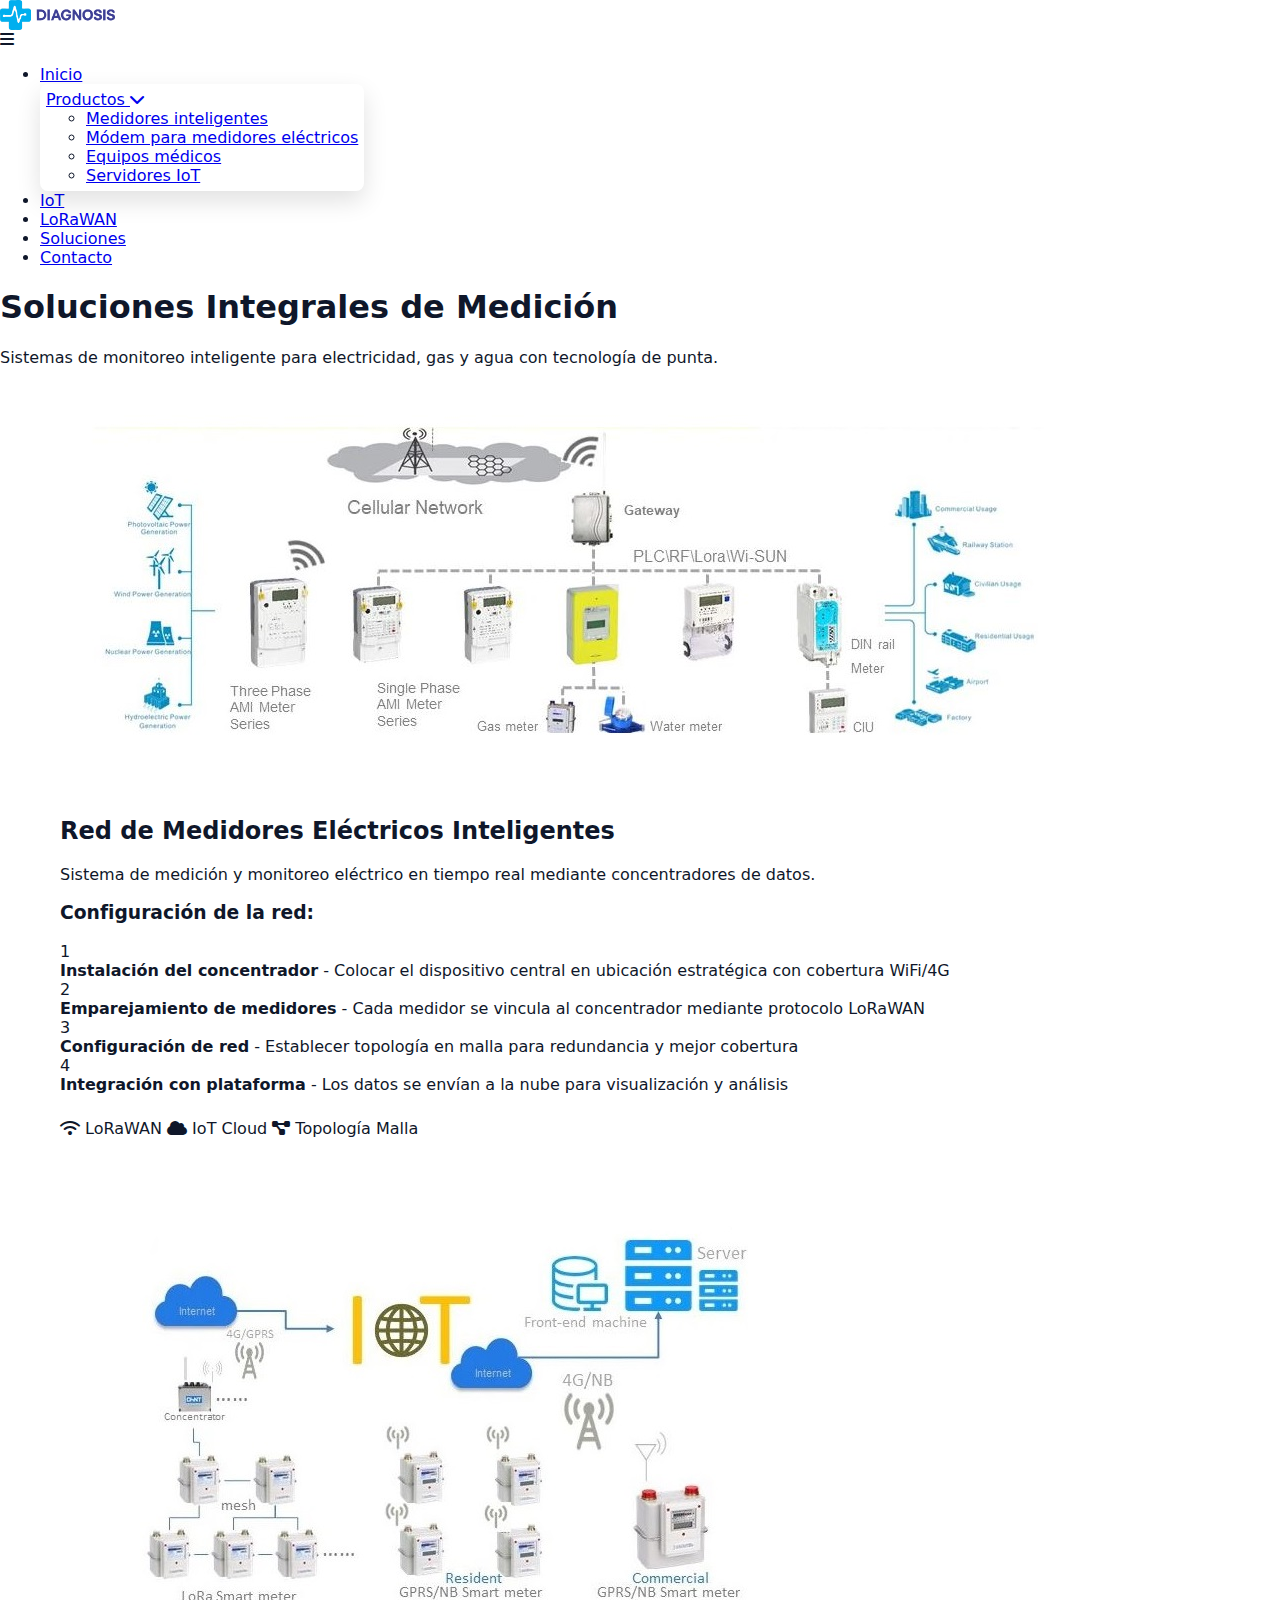
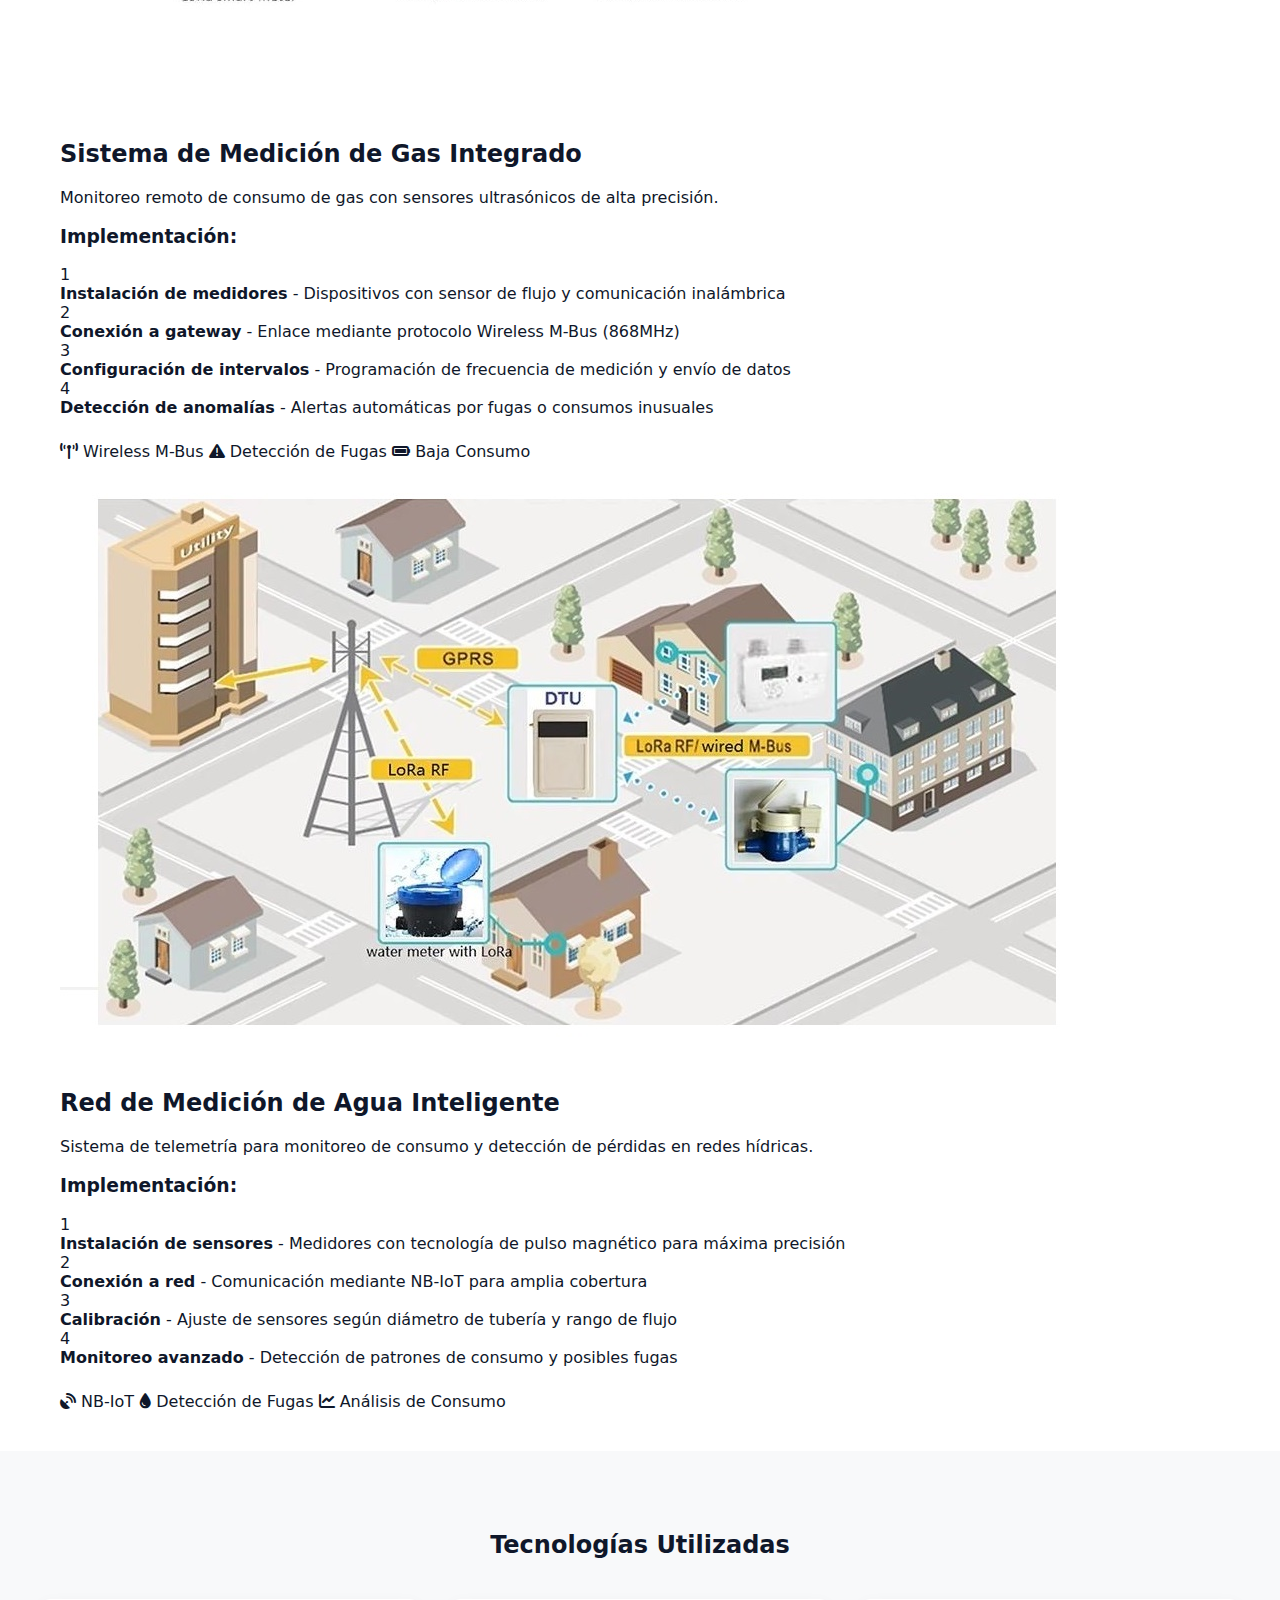
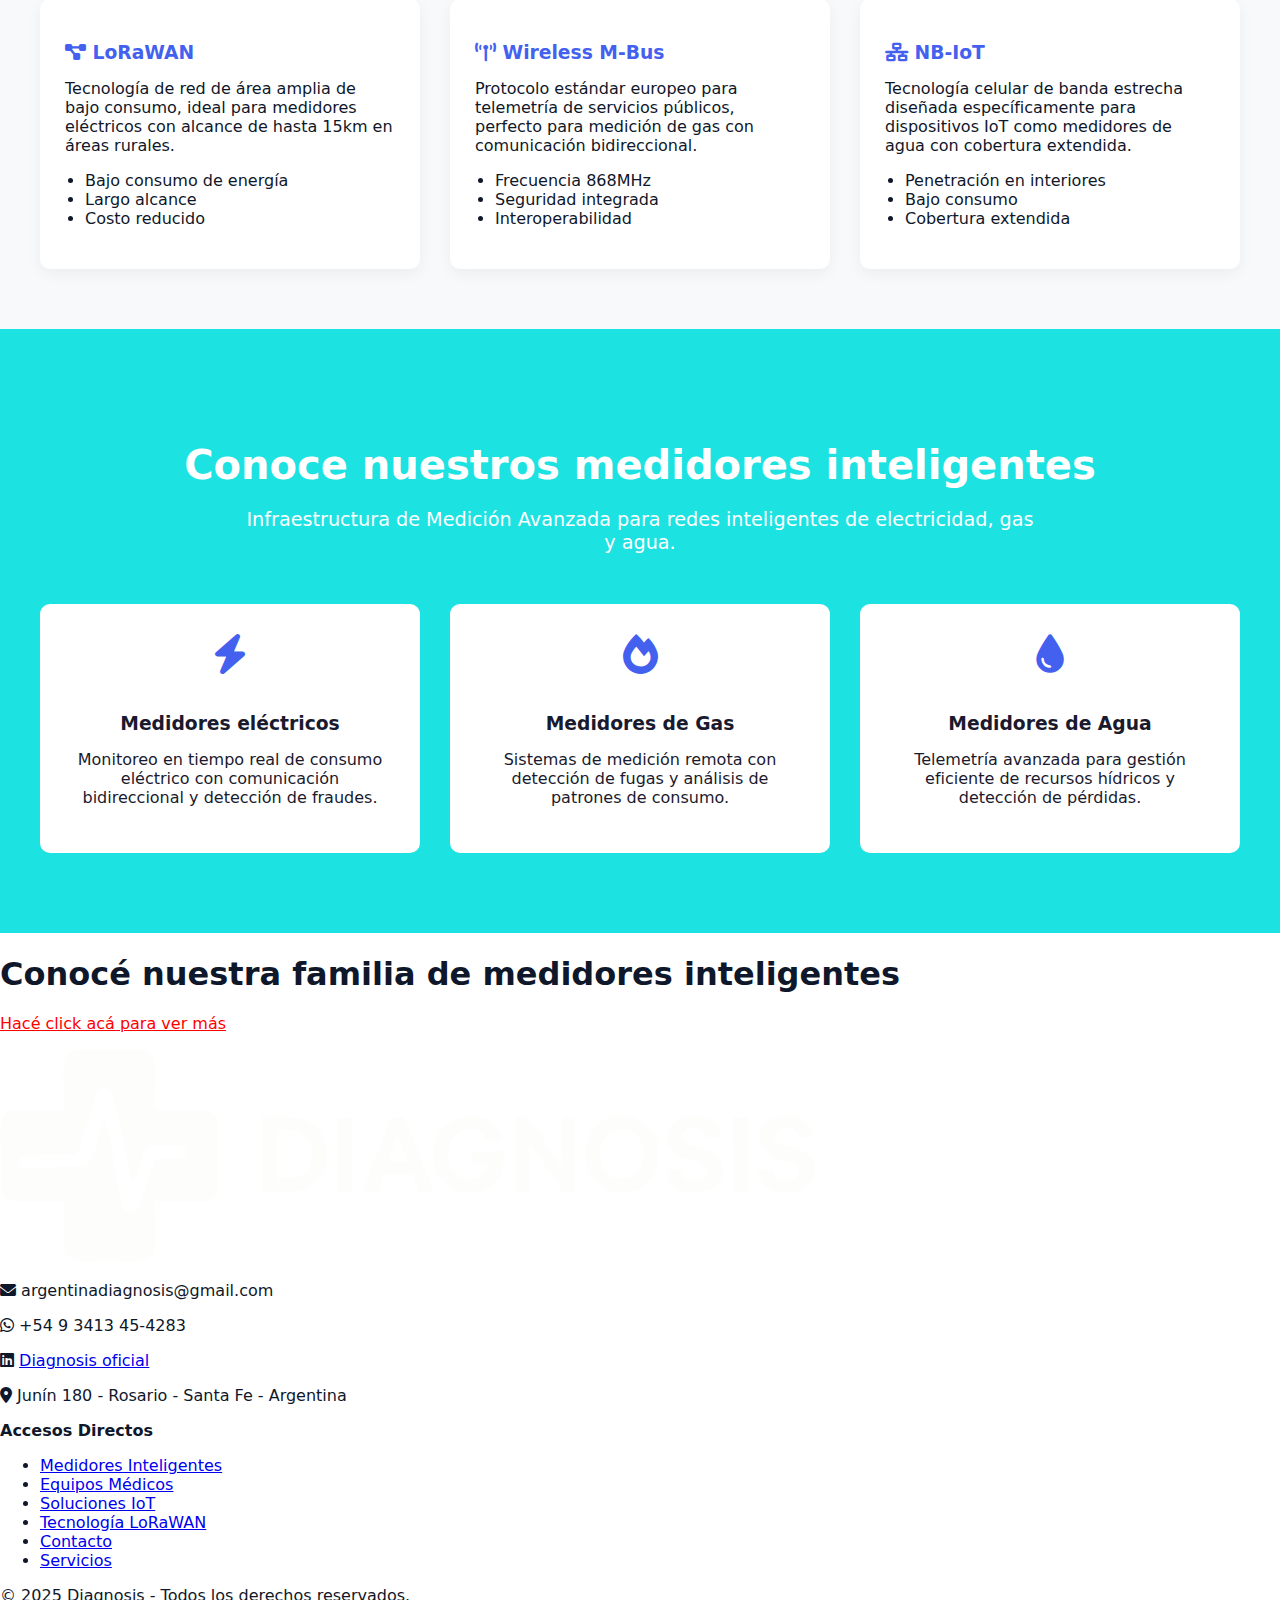
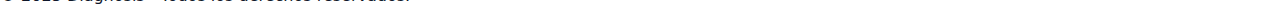
<file: soluciones.html>
<!DOCTYPE html>
<html lang="es">

<head>
    <meta charset="UTF-8" />
    <meta name="viewport" content="width=device-width, initial-scale=1.0" />
    <title>Diagnosis</title>
    <link rel="icon" href="img/icono.png" type="image/png" />
    <link rel="stylesheet"
        href="https://fonts.googleapis.com/css2?family=Poppins:wght@300;400;500;600;700&display=swap" />
    <link rel="stylesheet" href="https://cdnjs.cloudflare.com/ajax/libs/font-awesome/6.0.0-beta3/css/all.min.css" />
</head>
<meta charset="UTF-8">
<meta name="viewport" content="width=device-width, initial-scale=1.0">
<title>Diagnosis</title>

<!-- Ícono en la pestaña del navegador (favicon) -->
<link rel="icon" href="img/icono.png" type="image/png">

<!-- Google Fonts -->
<link rel="stylesheet" href="https://fonts.googleapis.com/css2?family=Poppins:wght@300;400;500;600;700&display=swap">

<!-- Font Awesome -->
<link rel="stylesheet" href="https://cdnjs.cloudflare.com/ajax/libs/font-awesome/6.0.0-beta3/css/all.min.css">

<!-- Tu CSS -->
<link rel="stylesheet" href="styles.css">

<body>
      <!-- AppBar Moderna -->
       <header class="appbar">
    <nav class="navbar">
        <a href="index.html" class="logo">
            <img src="img/logo2.png" alt="Logo Diagnosis"
                style="height: 30px; vertical-align: middle; margin-right: 8px;">
        </a>

        <div class="menu-toggle">
            <i class="fas fa-bars"></i>
        </div>

        <ul class="nav-links" id="nav-links">
            <li><a href="index.html">Inicio</a></li>
            <li class="dropdown">
                <a href="#productos">Productos <i class="fas fa-chevron-down"></i></a>
                <ul class="dropdown-menu">
                    <li><a href="medidores.html">Medidores inteligentes</a></li>
                    <li><a href="modem.html">Módem para medidores eléctricos</a></li>
                    <li><a href="equipos_medicos.html">Equipos médicos</a></li>          
                    <li><a href="servidores.html">Servidores IoT</a></li>
                </ul>
            </li>
            <li><a href="index.html#iot">IoT</a></li>
            <li><a href="index.html#lorawan">LoRaWAN</a></li>
            <li><a href="index.html#soluciones">Soluciones</a></li>
            <li><a href="contacto.html">Contacto</a></li>
        </ul>
    </nav>
</header>



    <!-- Hero Section -->
    <section class="solutions-hero">
        <h1>Soluciones Integrales de Medición</h1>
        <p>Sistemas de monitoreo inteligente para electricidad, gas y agua con tecnología de punta.</p>
    </section>

    <!-- Contenido Principal -->
    <main style="max-width: 1200px; margin: 0 auto; padding: 0 20px 40px;">
        <!-- Solución 1: Medidores Eléctricos -->
        <div class="solution-card animate-up">
            <div class="solution-image">
                <img src="img/redesLUZ.JPG" alt="Red de Medidores Eléctricos">
            </div>
            <div class="solution-content">
                <h2>Red de Medidores Eléctricos Inteligentes</h2>
                <p>Sistema de medición y monitoreo eléctrico en tiempo real mediante concentradores de datos.</p>

                <div class="solution-steps">
                    <h3>Configuración de la red:</h3>
                    <div class="step">
                        <div class="step-number">1</div>
                        <div class="step-content">
                            <strong>Instalación del concentrador</strong> - Colocar el dispositivo central en ubicación
                            estratégica con cobertura WiFi/4G
                        </div>
                    </div>
                    <div class="step">
                        <div class="step-number">2</div>
                        <div class="step-content">
                            <strong>Emparejamiento de medidores</strong> - Cada medidor se vincula al concentrador
                            mediante protocolo LoRaWAN
                        </div>
                    </div>
                    <div class="step">
                        <div class="step-number">3</div>
                        <div class="step-content">
                            <strong>Configuración de red</strong> - Establecer topología en malla para redundancia y
                            mejor cobertura
                        </div>
                    </div>
                    <div class="step">
                        <div class="step-number">4</div>
                        <div class="step-content">
                            <strong>Integración con plataforma</strong> - Los datos se envían a la nube para
                            visualización y análisis
                        </div>
                    </div>
                </div>

                <div style="margin-top: 25px;">
                    <span class="tech-badge"><i class="fas fa-wifi"></i> LoRaWAN</span>
                    <span class="tech-badge"><i class="fas fa-cloud"></i> IoT Cloud</span>
                    <span class="tech-badge"><i class="fas fa-project-diagram"></i> Topología Malla</span>
                </div>
            </div>
        </div>

        <!-- Solución 2: Medidores de Gas -->
        <div class="solution-card animate-zoom">
            <div class="solution-image">
                <img src="img/redesGAS.JPG" alt="Medición de Gas">
            </div>
            <div class="solution-content">
                <h2>Sistema de Medición de Gas Integrado</h2>
                <p>Monitoreo remoto de consumo de gas con sensores ultrasónicos de alta precisión.</p>

                <div class="solution-steps">
                    <h3>Implementación:</h3>
                    <div class="step">
                        <div class="step-number">1</div>
                        <div class="step-content">
                            <strong>Instalación de medidores</strong> - Dispositivos con sensor de flujo y comunicación
                            inalámbrica
                        </div>
                    </div>
                    <div class="step">
                        <div class="step-number">2</div>
                        <div class="step-content">
                            <strong>Conexión a gateway</strong> - Enlace mediante protocolo Wireless M-Bus (868MHz)
                        </div>
                    </div>
                    <div class="step">
                        <div class="step-number">3</div>
                        <div class="step-content">
                            <strong>Configuración de intervalos</strong> - Programación de frecuencia de medición y
                            envío de datos
                        </div>
                    </div>
                    <div class="step">
                        <div class="step-number">4</div>
                        <div class="step-content">
                            <strong>Detección de anomalías</strong> - Alertas automáticas por fugas o consumos inusuales
                        </div>
                    </div>
                </div>

                <div style="margin-top: 25px;">
                    <span class="tech-badge"><i class="fas fa-broadcast-tower"></i> Wireless M-Bus</span>
                    <span class="tech-badge"><i class="fas fa-exclamation-triangle"></i> Detección de Fugas</span>
                    <span class="tech-badge"><i class="fas fa-battery-full"></i> Baja Consumo</span>
                </div>
            </div>
        </div>

        <!-- Solución 3: Medidores de Agua -->
        <div class="solution-card animate-up">
            <div class="solution-image">
                <img src="img/redesAGUA.JPG" alt="Medición de Agua">
            </div>
            <div class="solution-content">
                <h2>Red de Medición de Agua Inteligente</h2>
                <p>Sistema de telemetría para monitoreo de consumo y detección de pérdidas en redes hídricas.</p>

                <div class="solution-steps">
                    <h3>Implementación:</h3>
                    <div class="step">
                        <div class="step-number">1</div>
                        <div class="step-content">
                            <strong>Instalación de sensores</strong> - Medidores con tecnología de pulso magnético para
                            máxima precisión
                        </div>
                    </div>
                    <div class="step">
                        <div class="step-number">2</div>
                        <div class="step-content">
                            <strong>Conexión a red</strong> - Comunicación mediante NB-IoT para amplia cobertura
                        </div>
                    </div>
                    <div class="step">
                        <div class="step-number">3</div>
                        <div class="step-content">
                            <strong>Calibración</strong> - Ajuste de sensores según diámetro de tubería y rango de flujo
                        </div>
                    </div>
                    <div class="step">
                        <div class="step-number">4</div>
                        <div class="step-content">
                            <strong>Monitoreo avanzado</strong> - Detección de patrones de consumo y posibles fugas
                        </div>
                    </div>
                </div>

                <div style="margin-top: 25px;">
                    <span class="tech-badge"><i class="fas fa-satellite-dish"></i> NB-IoT</span>
                    <span class="tech-badge"><i class="fas fa-tint"></i> Detección de Fugas</span>
                    <span class="tech-badge"><i class="fas fa-chart-line"></i> Análisis de Consumo</span>
                </div>
            </div>
        </div>
    </main>


    <!-- Comparativa de Tecnologías -->
    <section class="info-section animate-up" style="background-color: #f8f9fa; padding: 60px 20px;">
        <div style="max-width: 1200px; margin: 0 auto;">
            <h2 style="text-align: center; margin-bottom: 40px;">Tecnologías Utilizadas</h2>

            <div style="display: grid; grid-template-columns: repeat(auto-fit, minmax(300px, 1fr)); gap: 30px;">
                <div
                    style="background: white; padding: 25px; border-radius: 10px; box-shadow: 0 5px 15px rgba(0, 0, 0, 0.05);">
                    <h3 style="color: #4361ee; margin-bottom: 15px;"><i class="fas fa-project-diagram"></i>  LoRaWAN</h3>
                    <p>Tecnología de red de área amplia de bajo consumo, ideal para medidores eléctricos con alcance de
                        hasta 15km en áreas rurales.</p>
                    <ul style="margin-top: 15px; padding-left: 20px;">
                        <li>Bajo consumo de energía</li>
                        <li>Largo alcance</li>
                        <li>Costo reducido</li>
                    </ul>
                </div>

                <div
                    style="background: white; padding: 25px; border-radius: 10px; box-shadow: 0 5px 15px rgba(0, 0, 0, 0.05);">
                    <h3 style="color: #4361ee; margin-bottom: 15px;"><i class="fas fa-broadcast-tower"></i>  Wireless
                        M-Bus</h3>
                    <p>Protocolo estándar europeo para telemetría de servicios públicos, perfecto para medición de gas
                        con comunicación bidireccional.</p>
                    <ul style="margin-top: 15px; padding-left: 20px;">
                        <li>Frecuencia 868MHz</li>
                        <li>Seguridad integrada</li>
                        <li>Interoperabilidad</li>
                    </ul>
                </div>

                <div
                    style="background: white; padding: 25px; border-radius: 10px; box-shadow: 0 5px 15px rgba(0, 0, 0, 0.05);">
                    <h3 style="color: #4361ee; margin-bottom: 15px;"><i class="fas fa-network-wired"></i>  NB-IoT</h3>
                    <p>Tecnología celular de banda estrecha diseñada específicamente para dispositivos IoT como
                        medidores de agua con cobertura extendida.</p>
                    <ul style="margin-top: 15px; padding-left: 20px;">
                        <li>Penetración en interiores</li>
                        <li>Bajo consumo</li>
                        <li>Cobertura extendida</li>
                    </ul>
                </div>
            </div>
        </div>
    </section>



    <section class="info-section " id="soluciones"
        style="background-color: #1de2e2; color: white; padding: 80px 20px; text-align: center;">
        <div style="max-width: 1200px; margin: 0 auto;">
            <h2 style="font-size: 2.5rem; margin-bottom: 20px;">Conoce nuestros medidores inteligentes</h2>
            <p style="font-size: 1.2rem; max-width: 800px; margin: 0 auto 40px;">
                Infraestructura de Medición Avanzada para redes inteligentes de electricidad, gas y agua.
            </p>

            <div
                style="display: grid; grid-template-columns: repeat(auto-fit, minmax(300px, 1fr)); gap: 30px; margin-top: 50px;">
                <div>
                    <div style="background: white; color: #1a1a2e; padding: 30px; border-radius: 10px; height: 100%;">
                        <i class="fas fa-bolt" style="font-size: 2.5rem; color: #4361ee; margin-bottom: 20px;"></i>
                        <h3 style="margin-bottom: 15px;">Medidores eléctricos</h3>
                        <p>Monitoreo en tiempo real de consumo eléctrico con comunicación bidireccional y detección de
                            fraudes.</p>
                    </div>
                </div>

                <div>
                    <div style="background: white; color: #1a1a2e; padding: 30px; border-radius: 10px; height: 100%;">
                        <i class="fas fa-fire" style="font-size: 2.5rem; color: #4361ee; margin-bottom: 20px;"></i>
                        <h3 style="margin-bottom: 15px;">Medidores de Gas</h3>
                        <p>Sistemas de medición remota con detección de fugas y análisis de patrones de consumo.</p>
                    </div>
                </div>

                <div>
                    <div style="background: white; color: #1a1a2e; padding: 30px; border-radius: 10px; height: 100%;">
                        <i class="fas fa-tint" style="font-size: 2.5rem; color: #4361ee; margin-bottom: 20px;"></i>
                        <h3 style="margin-bottom: 15px;">Medidores de Agua</h3>
                        <p>Telemetría avanzada para gestión eficiente de recursos hídricos y detección de pérdidas.</p>
                    </div>
                </div>

            </div>
        </div>
        </a>
        </div>
    </section>

    <section class="solutions-hero2">
        <h1>Conocé nuestra familia de medidores inteligentes</h1>
        <p><a href="medidores.html" style="color: red;">Hacé click acá para ver más</a></p>
    </section>


    <div id="footer-placeholder"></div>       
    <script src="script.js"></script>        

</body>

</html>
</file>
<file: styles.css>
/* Basic layout */
* { box-sizing: border-box; }
body, html { margin: 0; height: 100%; font-family: system-ui, Arial, sans-serif; color: #0f172a; }
.hidden { display: none !important; }

.topbar {
  height: 58px; display: flex; align-items: center; justify-content: space-between;
  padding: 0 12px; background:#111827; color:#fff; gap:10px;
}
.topbar .brand { font-weight:700; }
.topbar .toolbar { display:flex; gap:8px; align-items:center; flex-wrap: wrap; }
.units strong { font-size: 16px; }

.btn { padding: 6px 10px; border:1px solid #e5e7eb; background:#fff; border-radius:8px; cursor:pointer; }
.btn:hover { background:#f3f4f6; }
.btn-primary { background:#2563eb; color:#fff; border-color:#2563eb; }
.btn-primary:hover { background:#1d4ed8; }
.btn-secondary { background:#0ea5e9; color:#fff; border-color:#0ea5e9; }
.btn-secondary:hover{ background:#0284c7; }
.btn-danger { background:#ef4444; color:#fff; border-color:#ef4444; }
.btn-sm { padding: 4px 8px; }
.mt { margin-top: 12px; }
.mt-s { margin-top: 6px; }

.pane { height: calc(100vh - 58px); }
#mapPane { position: relative; }
#map { position: absolute; inset: 0; }

.card { background:#fff; border-radius:12px; padding:16px; border:1px solid #e5e7eb; }
.auth-card { max-width: 720px; margin: 24px auto; }
.grid2 { display:grid; grid-template-columns: 1fr 1fr; gap: 10px; }
.grid4 { display:grid; grid-template-columns: repeat(4,1fr); gap: 10px; }
input { width: 100%; padding: 8px 10px; border-radius: 8px; border:1px solid #cbd5e1; }
.debug { background:#0f172a; color:#d1d5db; padding: 8px; border-radius:8px; min-height: 80px; overflow:auto; }

.side-modal {
  position: absolute; top: 70px; left: 10px; width: 320px;
  background:#fff; border:1px solid #e5e7eb; border-radius:12px; box-shadow: 0 10px 30px rgba(0,0,0,.15);
  z-index: 400; padding: 8px 10px;
}
.side-modal header { display:flex; align-items:center; justify-content:space-between; }
.side-modal .content { padding: 8px 4px; }

/* Right details panel */
.details-panel {
  position: absolute; top: 10px; right: 10px; width: 460px;
  background:#fff; border:5px solid #e5e7eb; border-radius:12px; box-shadow: 0 10px 30px rgba(0,0,0,.15);
  z-index: 450; display:flex; flex-direction: column;
}
.details-header { display:flex; align-items:center; justify-content: space-between; padding: 12px; border-bottom:1px solid #e5e7eb; }
.details-header .big { font-size: 20px; font-weight: 700; }
.muted { color:#6b7280; }
.details-body { padding: 12px; display:grid; gap: 6px; }
.kv { display:flex; justify-content: space-between; border-bottom:1px dashed #e5e7eb; padding: 4px 0; }
.kv .k { color:#6b7280; }
.details-actions { padding: 12px; border-top:1px solid #e5e7eb; display:grid; gap:12px; }
.group-title { font-weight:600; margin-bottom: 26px; }
.chips { display:flex; flex-wrap: wrap; gap:6px; }
.chip { border:1px solid #d1d5db; padding:6px 8px; border-radius:999px; cursor:pointer; background:#fff; }
.chip:hover { background:#f3f4f6; }

.toast {
  position: fixed; left: 50%; transform: translateX(-50%);
  bottom: 16px; background:#111827; color:#fff; padding: 10px 14px; border-radius: 8px;
  z-index: 1000; box-shadow: 0 10px 30px rgba(0,0,0,.25);
}

.route-popup {
  font-size: 12px;
  line-height: 1.4;
}

.route-popup strong {
  display: inline-block;
  width: 80px;
}

/* Agregar en tu CSS */
.route-popup {
  font-size: 12px;
  line-height: 1.4;
}

.route-popup strong {
  display: inline-block;
  width: 80px;
}

/* Estilos para las flechas y banderas */
.leaflet-marker-icon {
  filter: drop-shadow(1px 1px 2px rgba(0, 0, 0, 0.5));
}

/* Panel de estado (derecha, compacto) */
.status-panel{
  position: absolute;
  top: 10px; right: 10px; width: 320px;
  background:#fff; border:1px solid #e5e7eb; border-radius:12px;
  box-shadow: 0 10px 30px rgba(0,0,0,.15);
  z-index: 440; /* debajo de details-panel (450) */
  display: flex; flex-direction: column;
}
.status-panel header { padding: 12px; border-bottom:1px solid #e5e7eb; }
.status-panel .big { font-size: 18px; font-weight:700; }

.status-panel .stats { padding: 10px 12px; display: grid; gap: 8px; }
.status-panel .row {
  display:flex; align-items:center; justify-content:space-between;
  padding: 8px 10px; border:1px solid #e5e7eb; border-radius:10px;
}
.status-panel .row-btn {
  cursor:pointer; background:#fff;
}
.status-panel .row-btn:hover { background:#f9fafb; }
.status-panel .label { display:flex; align-items:center; gap: 8px; color:#111827; }
.status-panel .value { font-weight: 700; }
.status-panel .icon { width: 18px; height: 18px; }


:root{
  --topbar-h: 70px;            /* si tu AppBar mide ~70px */
  --sidebar-w: 280px;          /* ancho expandida */
  --sidebar-w-collapsed: 48px; /* ancho minimizada */
}

/* Dejá espacio para la barra lateral fija */
#mapPane{
  position: relative;
  padding-left: var(--sidebar-w);
}

/* Ajuste cuando está minimizada */
body.sidebar-collapsed #mapPane{
  padding-left: var(--sidebar-w-collapsed);
}

/* ==== LEFT SIDEBAR FIJA ==== */
.left-sidebar{
  position: fixed;
  top: var(--topbar-h);
  bottom: 0;
  left: 0;
  width: var(--sidebar-w);
  background: #121826;           /* oscuro lindo */
  color: #fff;
  border-right: 1px solid #223047;
  z-index: 1000;
  overflow: hidden;
  display: flex;
  flex-direction: column;
}

/* Botón de minimizar/expandir (pega al borde derecho) */
.left-sidebar .collapse-handle{
  position: absolute;
  top: 8px;
  right: 12px;
  width: 24px;
  height: 54px;
  border-radius: 12px;
  border: 10px solid #223047;
  background: #0f172a;
  color: #fff;
  font-size: 22px;
  cursor: pointer;
  line-height: 22px;
  text-align: center;
  box-shadow: 0 0 0 3px rgba(15,23,42,.2);
}
.left-sidebar.collapsed .collapse-handle{
  right: -12px;
}
/* Cambiamos la flecha cuando está colapsada */
.left-sidebar:not(.collapsed) .collapse-handle::after{ content:""; }
.left-sidebar.collapsed .collapse-handle{ transform: rotate(180deg); }

/* Encabezado */
.left-sidebar .sp-header{
  padding: 14px 14px 8px 14px;
  border-bottom: 1px solid #223047;
}
.sp-title{
  font-size: 12px;
  color: #9aa6b2;
  text-transform: uppercase;
  letter-spacing: .06em;
}
.sp-user{
  font-size: 16px;
  font-weight: 700;
  margin-top: 4px;
}

/* Cuerpo */
.left-sidebar .sp-body{
  padding: 10px 8px 10px 8px;
  overflow-y: auto;
}
.sp-section-title{
  font-size: 12px;
  color: #9aa6b2;
  text-transform: uppercase;
  letter-spacing: .06em;
  margin: 36px 36px 10px;
}

.sp-row{
  display:flex;
  align-items:center;
  gap:10px;
  padding: 10px 8px;
  border-radius: 8px;
  margin: 6px;
  background: #0f172a;
  border: 1px solid #223047;
}
.sp-row .sp-icon{ width: 18px; text-align: center; }
.sp-row .sp-label{ flex: 1; font-weight: 600; }
.sp-row .sp-value{ font-weight: 800; }

.sp-row.clickable{ cursor: pointer; }
.sp-row.clickable:hover{ background:#111c34; }

/* Estado COLAPSADO: sólo dejamos ver el botón y un margen */
.left-sidebar.collapsed{
  width: var(--sidebar-w-collapsed);
}
.left-sidebar.collapsed .sp-header,
.left-sidebar.collapsed .sp-body{
  display: none;
}

/* (opcional) Ensanchar un poquito tu panel de detalles de la derecha */
.details-panel{
  width: 420px; /* antes era más angosto */
}


/* Paneles del lado derecho (Buscar, Mi flota y Detalles) */
.right-drawer,
.details-panel{
  position: fixed;
  top: var(--topbar-h);
  right: 0;
  bottom: 0;
  width: 420px;              /* un poco más ancho como pediste */
  background: #ffffff;
  border-left: 1px solid #e5e7eb;
  box-shadow: -8px 0 24px rgba(0,0,0,.08);
  z-index: 1001;             /* por encima del mapa, debajo de toasts si tenés */
  display: flex;
  flex-direction: column;
}

.right-drawer header,
.details-panel .details-header{
  display: flex;
  align-items: center;
  justify-content: space-between;
  gap: 8px;
  padding: 12px 14px;
  border-bottom: 1px solid #e5e7eb;
  background: #f8fafc;
}

.right-drawer .content,
.details-panel .details-actions,
.details-panel .details-body{
  padding: 14px;
  overflow: auto;
}

/* Flechas de dirección (divIcon con <img>) */
.leaflet-marker-icon.arrow-icon {
  background: transparent;
  border: 0;
  pointer-events: none; /* no tapa la polyline ni los puntos */
}
.arrow-icon img {
  width: 20px;
  height: 20px;
  display: block;
}

.menu-wrapper { position: relative; display: inline-block; }
.dropdown.hidden { display: none; }
.dropdown {
  position: center;
  top: 100%;
  left: 0;
  min-width: 140px;

  border-radius: 8px;
  box-shadow: 0 10px 24px rgba(0,0,0,.12);
  padding: 6px;
  z-index: 2000;
}
.dropdown .btn {
  display: block;
  width: 100%;
  text-align: left;
  margin: 4px 0;
}
.btn-ghost { background: transparent; }

/* caret en el botón */
#btnMenu::after {
  content: "▾";       /* también podés usar "▼" o "⌄" */
  display: inline-block;
  margin-left: 8px;
  transition: transform 0.2s ease;
}

/* cuando el dropdown está abierto, giramos el caret */
.dropdown.open #btnMenu::after {
  transform: rotate(180deg);
}


/* Si ya tenías estilos para .details-panel, podés dejarlos;
   esto asegura que Buscar/Mi flota usen el mismo layout a la derecha */


   /* Estilos para el menú desplegable */
.dropdown {
  position: relative;
  display: inline-block;
}

.dropdown-content {
  position: absolute;
  background-color: #f9f9f9;
  min-width: 200px;
  box-shadow: 0px 8px 16px 0px rgba(0,0,0,0.2);
  z-index: 1000;
  border-radius: 4px;
  overflow: hidden;
}

.dropdown-content a {
  color: black;
  padding: 12px 16px;
  text-decoration: none;
  display: block;
  cursor: pointer;
}

.dropdown-content a:hover {
  background-color: #f1f1f1;
}

/* Asegurar que el botón Menú tenga el mismo estilo que otros botones */
#btnMenu {
  padding: 6px 10px;
  border: 1px solid #e5e7eb;
  background: #fff;
  border-radius: 8px;
  cursor: pointer;
}

#btnMenu:hover {
  background: #f3f4f6;
}

.leaflet-bottom.leaflet-right {
  bottom: 20px;
  right: 10px;
}
  
  .leaflet-control-zoom {
    border: 2px solid rgba(0, 0, 0, 0.2);
    border-radius: 4px;
    margin-bottom: 20px !important;
  }
  
  .leaflet-control-zoom a {
  background-color: #fff;
  color: #333;
  border-bottom: 1px solid #ccc;
  width: 30px;
  height: 30px;
  line-height: 30px;
  font-size: 18px;
  font-weight: bold;
}

.leaflet-control-zoom a:first-child {
  border-radius: 4px 4px 0 0;
}

.leaflet-control-zoom a:last-child {
  border-bottom: none;
  border-radius: 0 0 4px 4px;
}

.leaflet-control-zoom a:hover {
  background-color: #f4f4f4;
}

.marker-label {
  background-color: rgba(255, 255, 255, 0.9);
  border: 1px solid #ccc;
  border-radius: 4px;
  padding: 2px 6px;
  font-size: 12px;
  font-weight: bold;
  text-shadow: 1px 1px 1px rgba(255, 255, 255, 0.8);
  white-space: nowrap;
}

.leaflet-tooltip-bottom:before {
  border-bottom-color: rgba(255, 255, 255, 0.9);
}

/* ===== NUEVOS ESTILOS PARA ESPACIADO ===== */
/* Ajustar espaciado en el panel de detalles */
.details-actions .group {
  margin-bottom: 20px; /* Aumentar espacio entre grupos */
}

.details-actions .group:last-child {
  margin-bottom: 0; /* Quitar margen del último grupo */
}

.details-actions .group-title {
  font-weight: 600;
  margin-bottom: 12px; /* Aumentar espacio debajo del título */
  font-size: 14px;
  color: #374151;
}

/* Espaciado específico para el grupo de chips */
.details-actions .chips {
  margin-bottom: 8px; /* Espacio debajo de los chips */
}

/* Espaciado para los inputs de fecha */
.details-actions .grid2 {
  gap: 12px; /* Más espacio entre los inputs de fecha */
  margin-bottom: 12px; /* Espacio debajo de los inputs */
}

/* Espaciado para el botón de buscar */
.details-actions #btnApplyRange {
  margin-bottom: 6px; /* Espacio debajo del botón buscar */
}

/* Espaciado para el botón de descargar */
.details-actions #btnDownload {
  margin-top: 8px; /* Espacio arriba del botón descargar */
}

.app-footer {
    position: fixed;
    bottom: 0;
    left: 0;
    right: 0;
    background-color: #111827;
    color: white;
    padding: 10px 20px;
    text-align: center;
    font-size: 14px;
    z-index: 1000;
    border-top: 1px solid #374151;
  }

  .app-footer a {
    color: #60a5fa;
    text-decoration: none;
  }

  .app-footer a:hover {
    text-decoration: underline;
  }

  /* Ocultar footer en el mapa */
  #mapPane ~ .app-footer {
    display: none;
  }

  /* Ajustar el auth-container para el footer */
  .auth-container {
    min-height: calc(100vh - 40px); /* Considerar altura del footer */
    padding-bottom: 50px; /* Espacio extra para que no quede tapado */
  }


  /* Iconitos en claves del panel de detalles */
  .kv .k {
    display: inline-flex;
    align-items: center;
    gap: 8px;
  }
  .kv .k .ico {
    font-size: 16px;
    line-height: 1;
    width: 16px;
    display: inline-flex;
    justify-content: center;
  }

  
  
/* =========================
   RESPONSIVE / MOBILE FIXES
   ========================= */

/* Tablet */
@media (max-width: 1024px) {
  :root{
    --topbar-h: 64px;
  }
  /* Topbar fija arriba */
  .topbar{
    position: fixed;
    top: 0; left: 0; right: 0;
    height: var(--topbar-h);
    z-index: 1200;
    padding: 8px 10px;
    gap: 8px;
    flex-wrap: wrap;
  }
  /* Mapa ocupa toda la pantalla por debajo de la topbar */
  #mapPane{
    padding-left: 0 !important;   /* ignora sidebar en pantallas chicas */
    padding-top: var(--topbar-h);
    height: calc(100vh - var(--topbar-h));
  }
  #map{
    position: absolute;
    inset: 0;
  }
  /* Sidebar izquierda fuera en móvil */
  .left-sidebar{ display: none !important; }
  body.sidebar-collapsed #mapPane{ padding-left: 0; }

  /* Toolbar: scroll horizontal si no entra */
  .topbar .toolbar{
    width: 100%;
    overflow-x: auto;
    -webkit-overflow-scrolling: touch;
    gap: 6px;
  }

  /* Menos ruido en móvil */
  .units{ display: none; }
  .brand span{ font-size: 14px; }

  /* Paneles derechos como bottom-sheet */
  .right-drawer,
  .details-panel{
    top: auto !important;
    bottom: 0;
    right: 0; left: 0;
    width: 100vw !important;
    height: 60vh;                /* bottom sheet alto */
    border-left: 0;
    border-top: 1px solid #e5e7eb;
    border-radius: 12px 12px 0 0;
    box-shadow: 0 -10px 24px rgba(0,0,0,.12);
    padding-bottom: env(safe-area-inset-bottom, 0);
  }
  .details-header .big{ font-size: 18px; }
  .details-actions{ gap: 10px; }

  /* Grids a una columna */
  .grid2, .grid4{ grid-template-columns: 1fr !important; }

  /* Dropdown del menú: abierto hacia la derecha si falta espacio */
  .dropdown{ position: relative; }
  .dropdown-content{
    left: auto; right: 0; min-width: 180px;
    max-height: 60vh; overflow-y: auto;
    z-index: 2000;
  }

  /* Controles Leaflet más cómodos al tacto */
  .leaflet-bottom.leaflet-right{ right: 12px; bottom: 16px; }
  .leaflet-control-zoom a{
    width: 40px; height: 40px; line-height: 40px; font-size: 20px;
  }
  .marker-label{ font-size: 11px; padding: 2px 6px; }
}

/* Teléfono chico */
@media (max-width: 768px){
  :root{ --topbar-h: 56px; }

  .btn{ padding: 8px 10px; font-size: 14px; }
  .btn-sm{ padding: 6px 8px; font-size: 13px; }

  /* Panel de detalles: filas más compactas */
  .kv{ padding: 6px 0; }
  .kv .k{ font-size: 14px; }
  .details-body{ gap: 4px; }

  /* Popups más legibles */
  .route-popup{ font-size: 12px; }
  .route-popup strong{ width: 72px; }
}

/* Teléfono muy chico / alta densidad */
@media (max-width: 420px){
  .topbar{ padding: 6px 8px; gap: 6px; }
  .brand span{ display: none; } /* dejá solo el ícono en ultra-chico */
  #btnSearch, #btnFleet{ font-size: 13px; padding: 8px 10px; }

  .right-drawer, .details-panel{ height: 65vh; }

  /* Inputs ocupan todo el ancho */
  input, .chip, .btn{ width: 100%; }
  .chips{ gap: 8px; }
}

/* iPhone con notch / safe area */
@supports (padding: max(0px)) {
  .topbar{
    padding-left: max(12px, env(safe-area-inset-left));
    padding-right: max(12px, env(safe-area-inset-right));
  }
  .right-drawer, .details-panel{
    padding-bottom: max(14px, env(safe-area-inset-bottom));
  }
}
</file>
